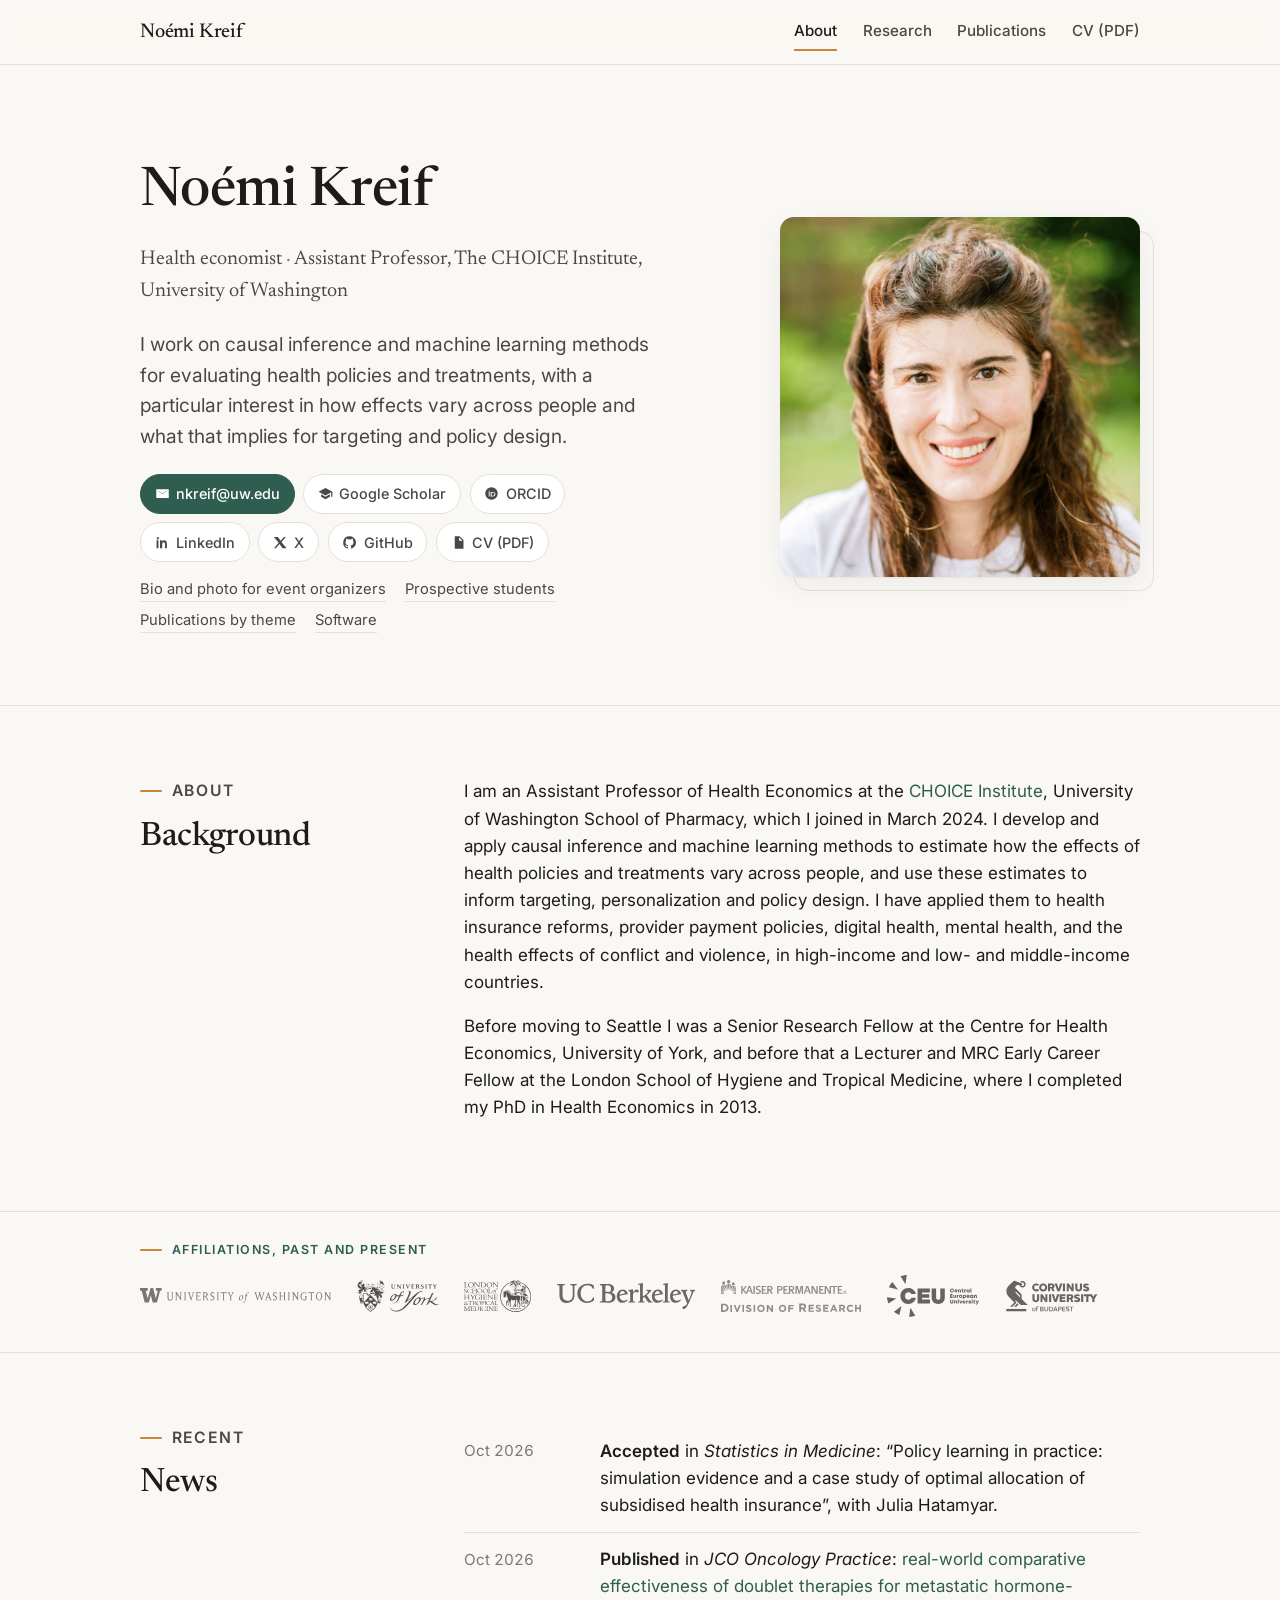
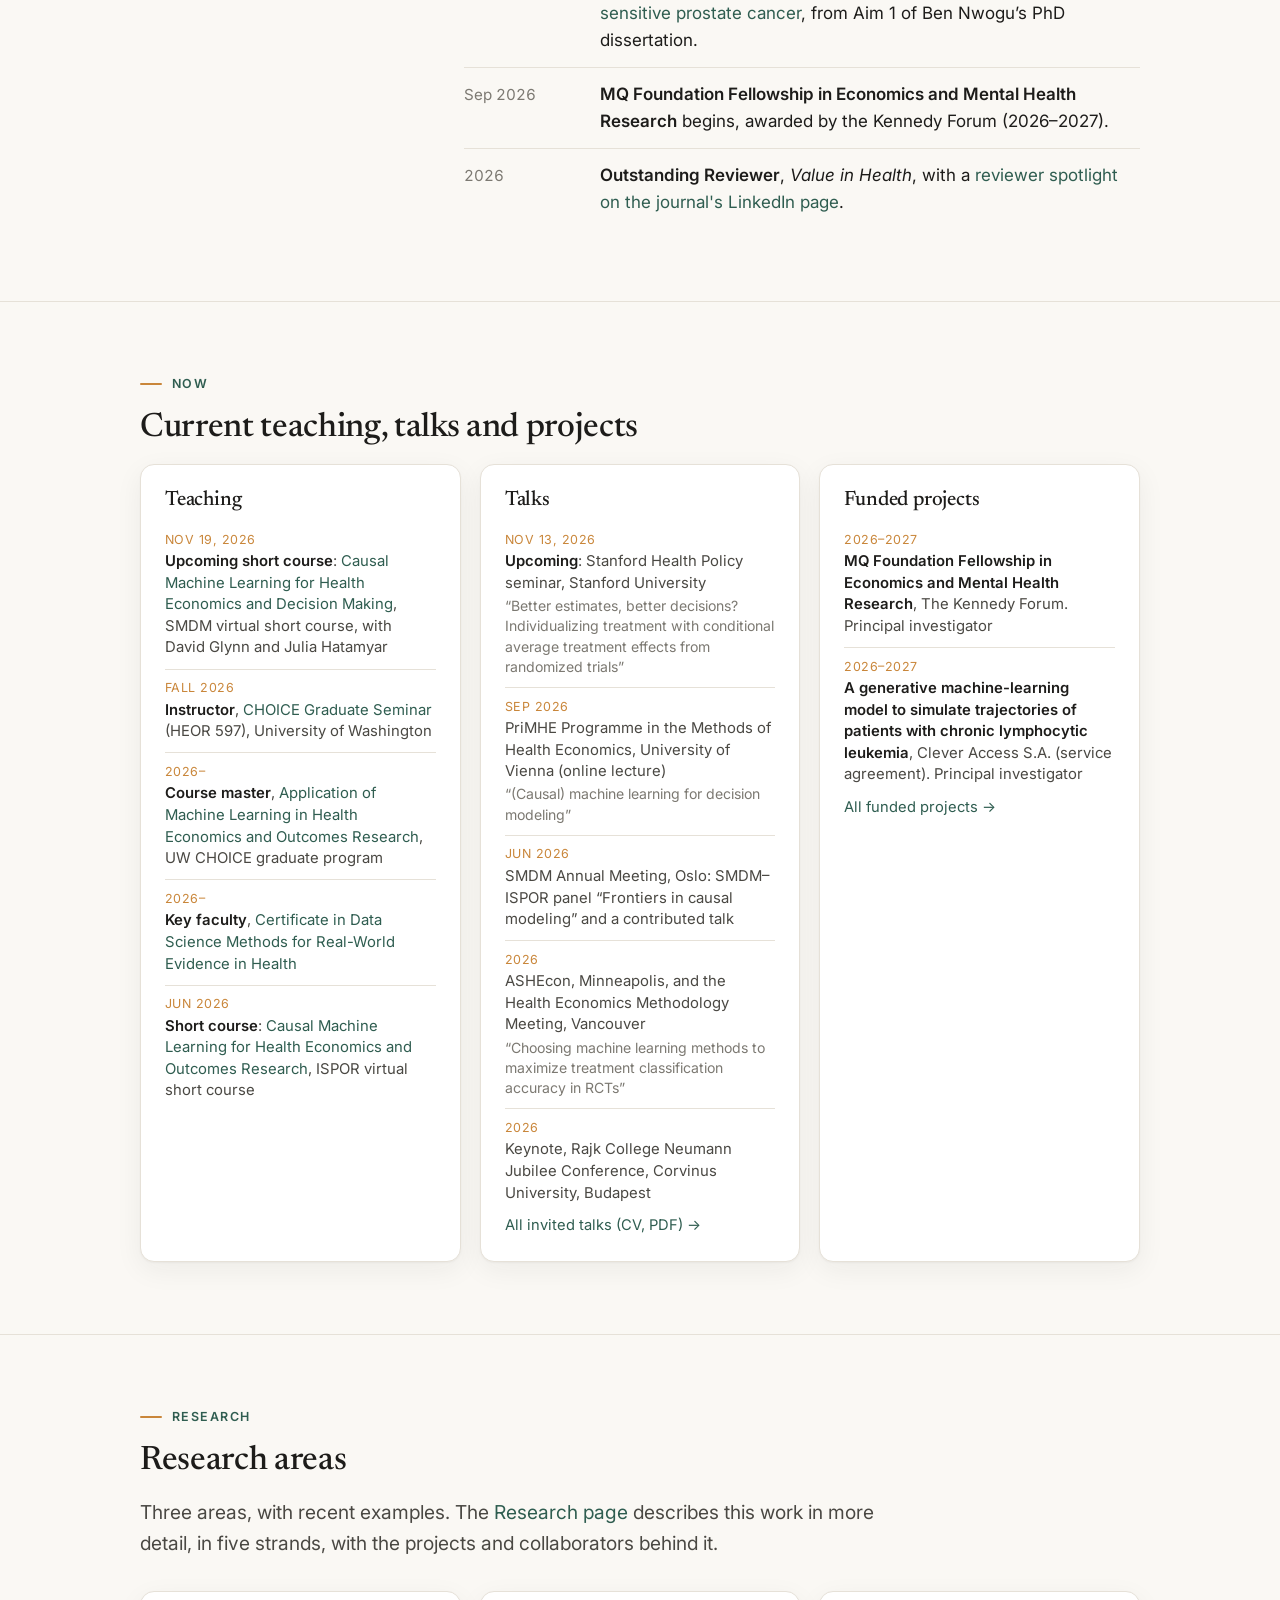
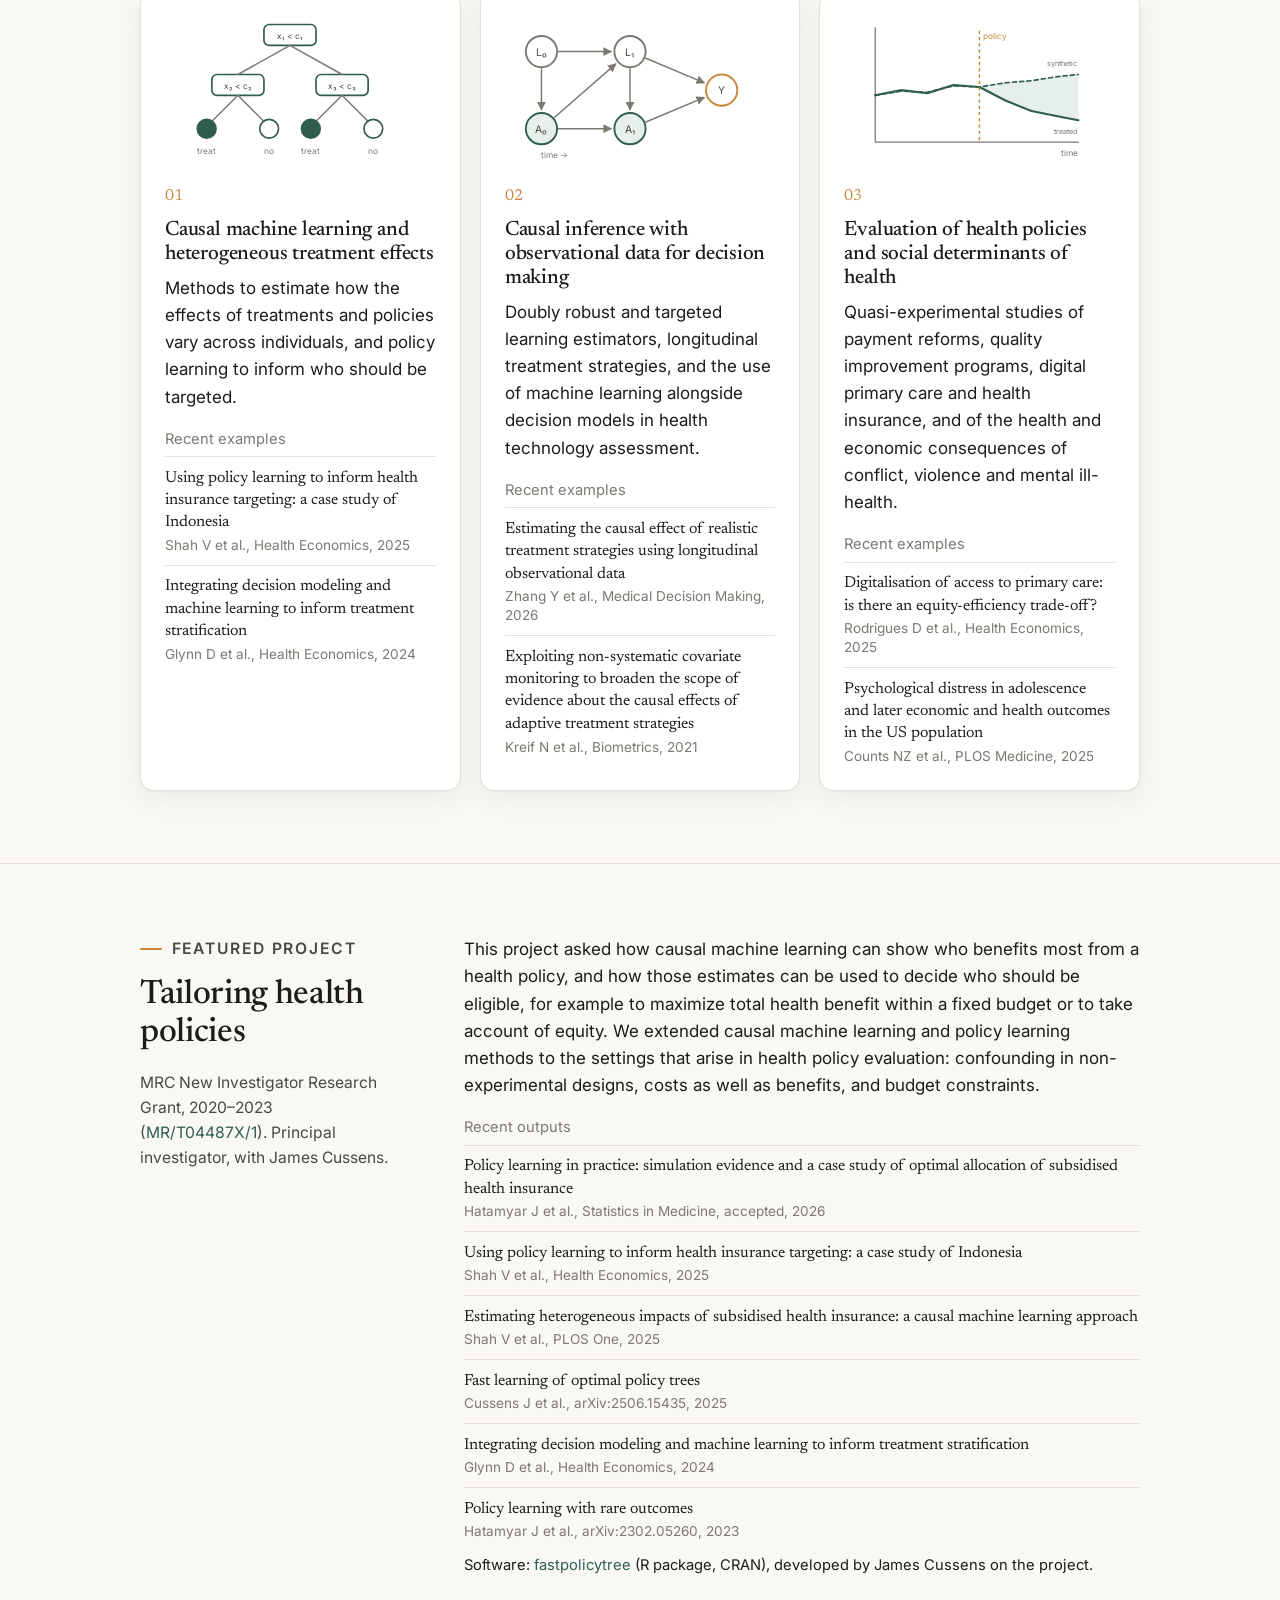
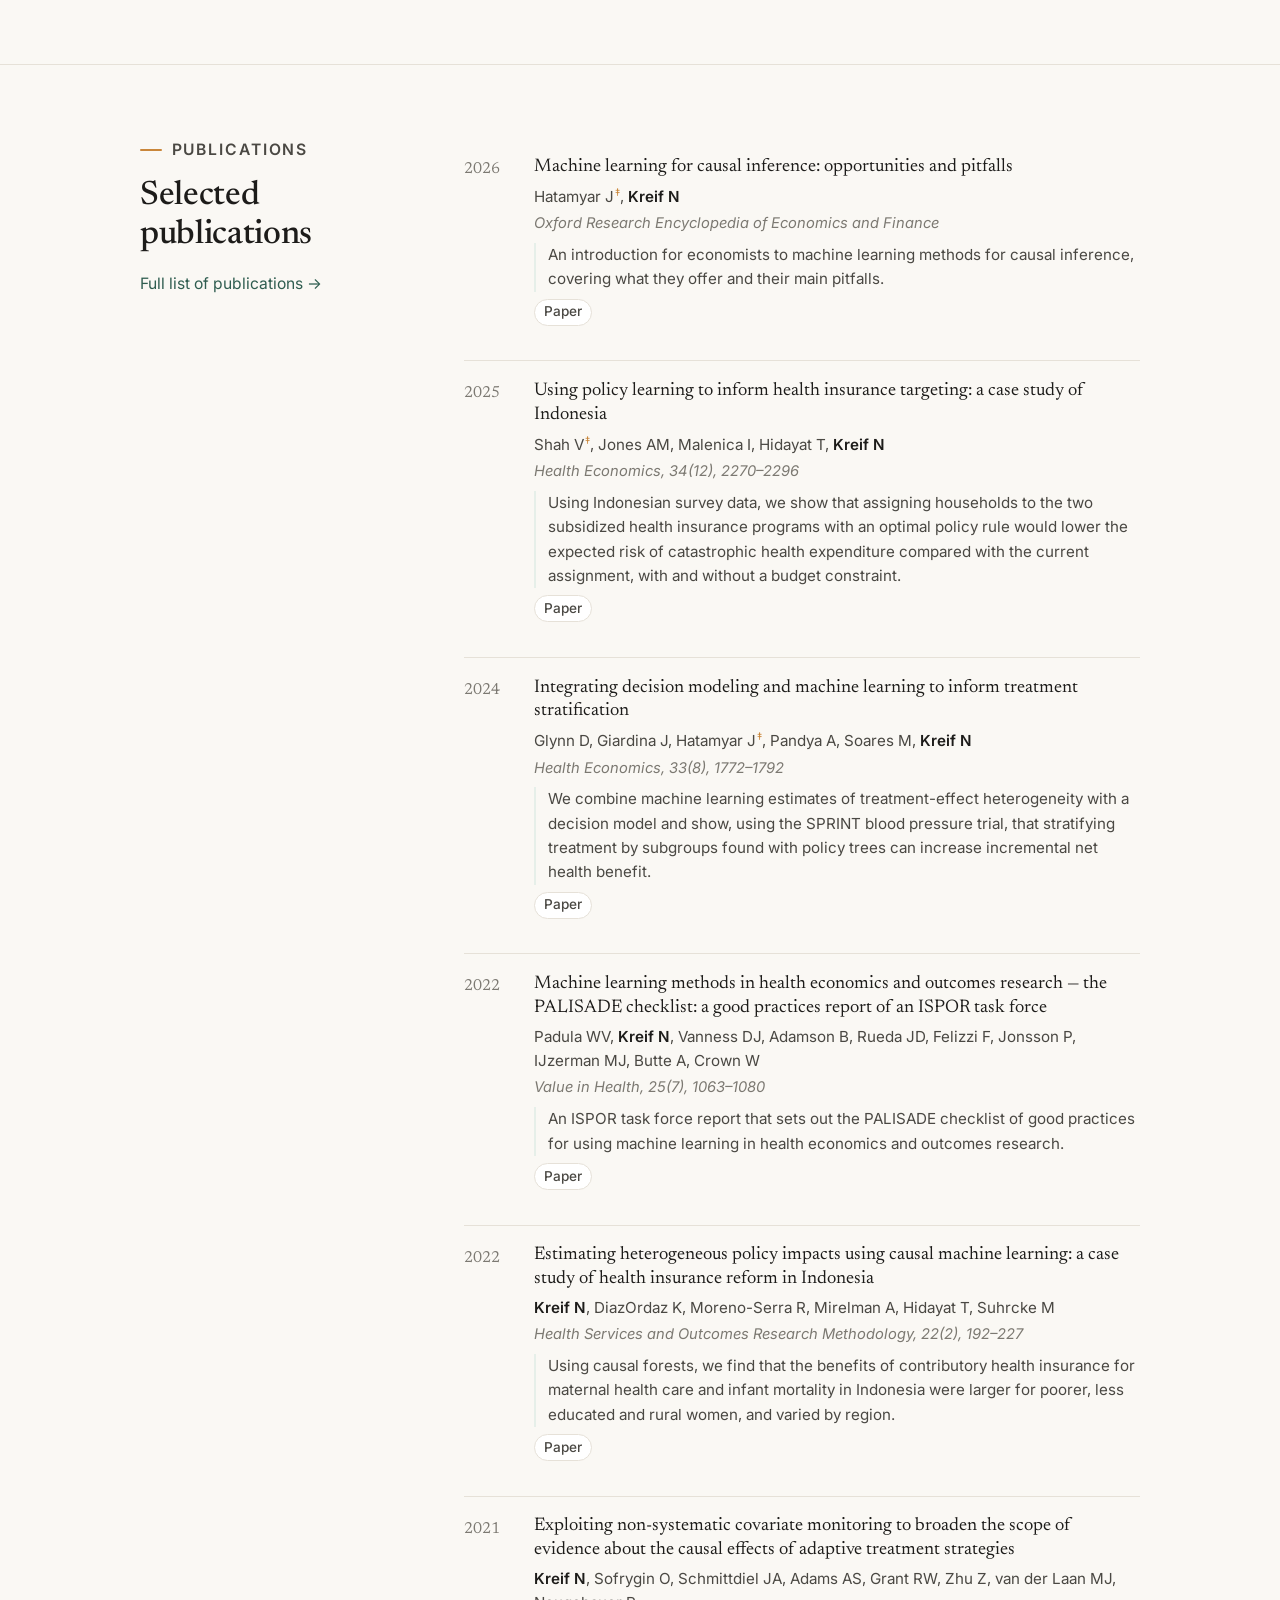
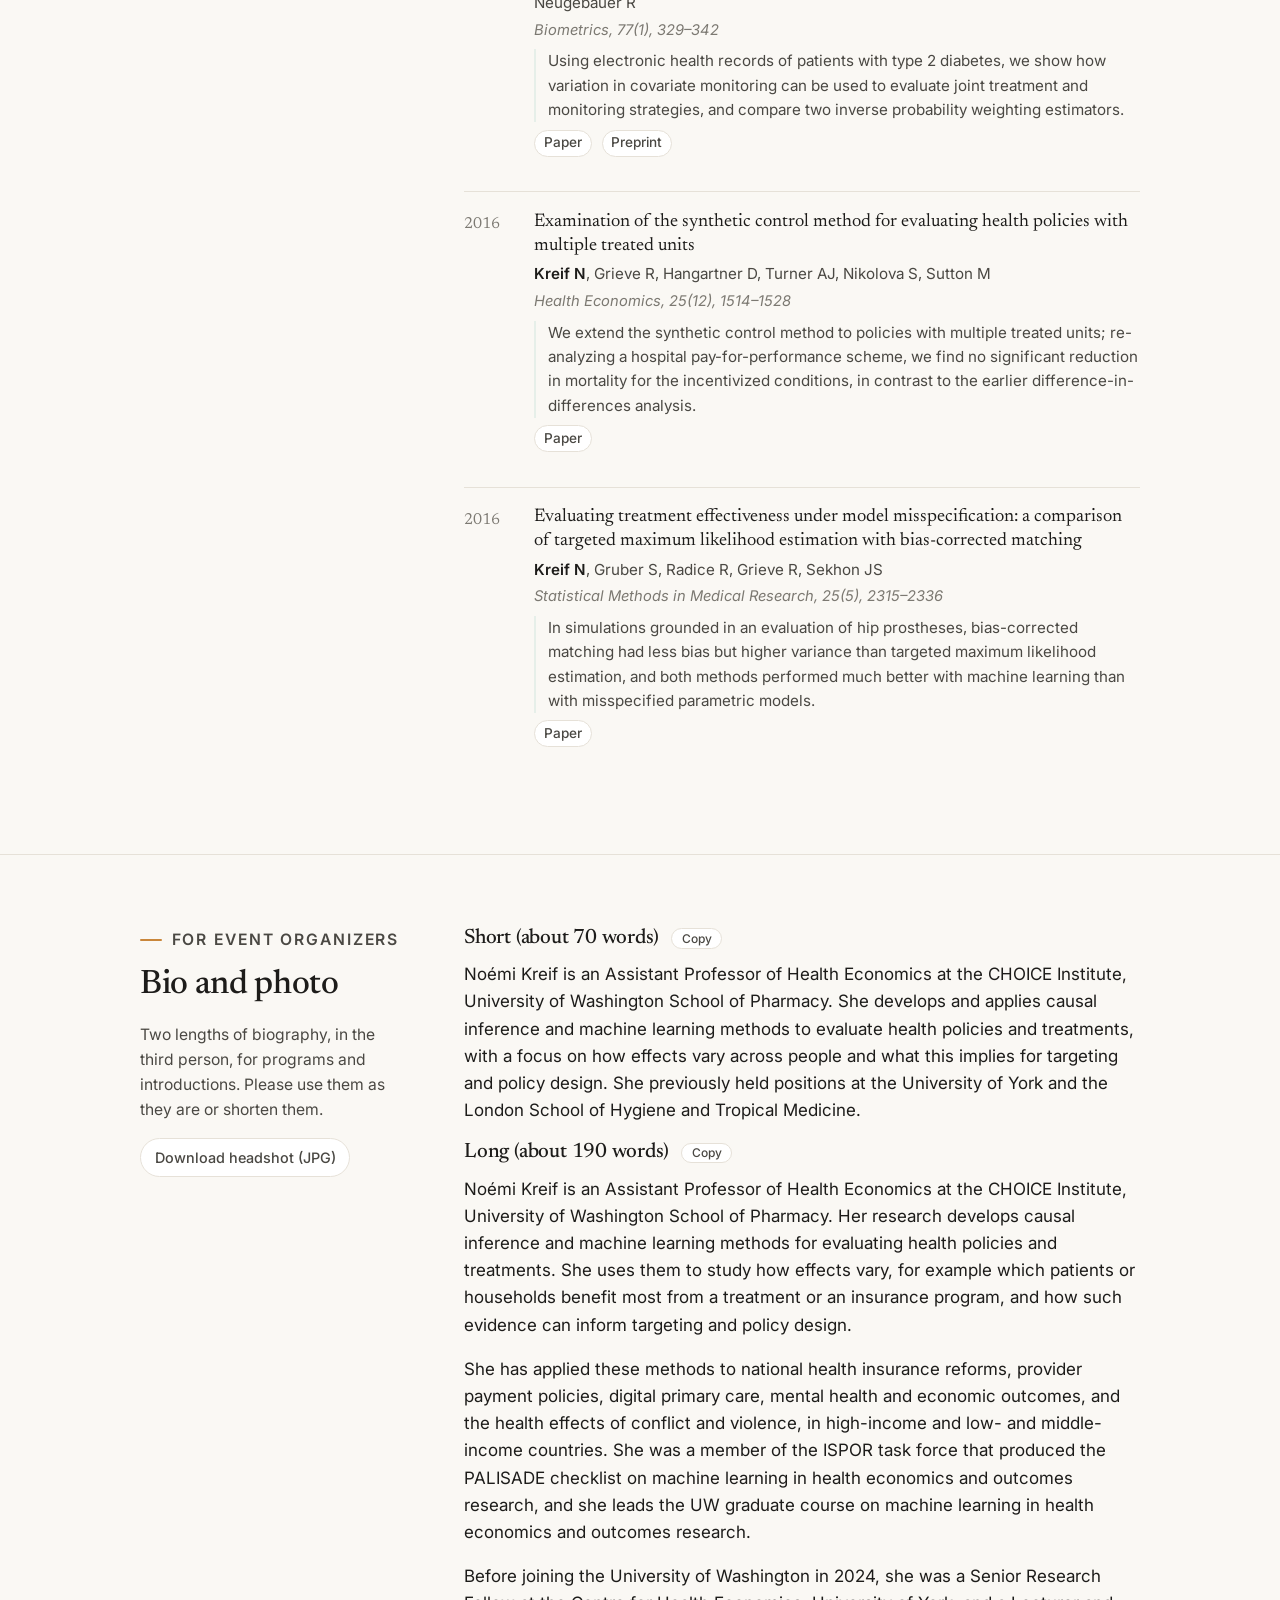
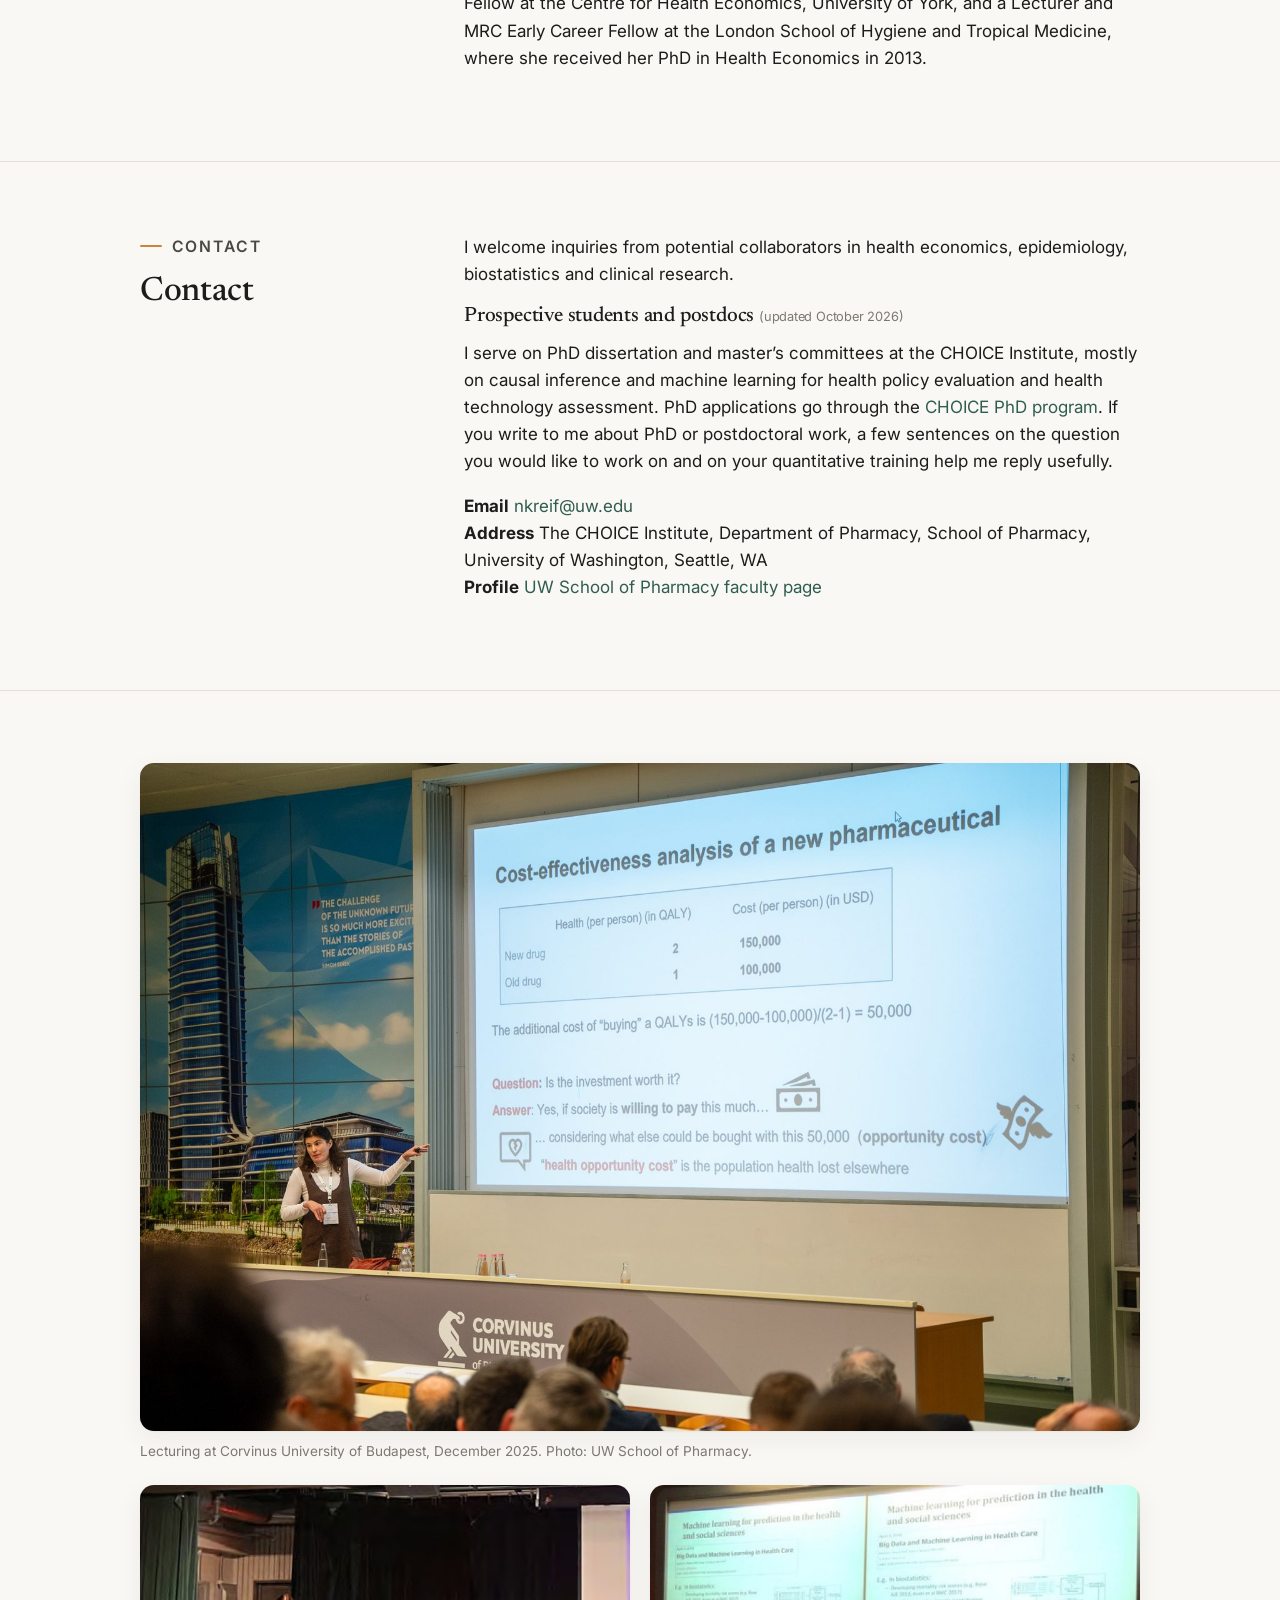
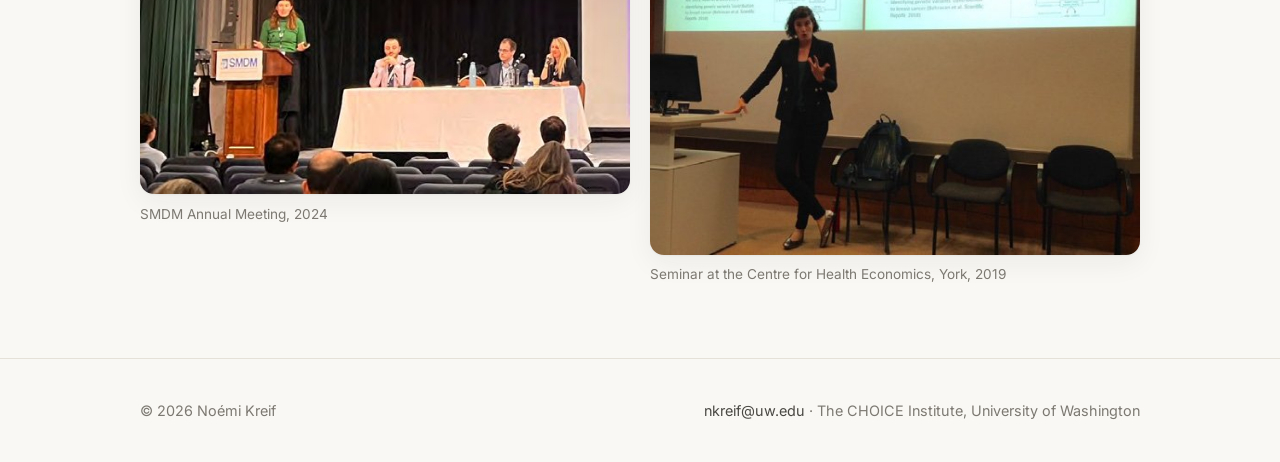
<file: index.html>
<!DOCTYPE html>
<html lang="en">
<head>
  <meta charset="utf-8">
  <meta name="viewport" content="width=device-width, initial-scale=1">
  <title>Noémi Kreif · Health economist</title>
  <meta name="google-site-verification" content="GFVtWBBUC3ZWAsbKDvtmfAUTbQePlUIQ2jt1FO-wrAI">
  <meta name="description" content="Noémi Kreif is a health economist at the CHOICE Institute, University of Washington, working on causal inference, causal machine learning and heterogeneous treatment effects for health policy evaluation.">
  <meta property="og:title" content="Noémi Kreif · Health economist">
  <meta property="og:description" content="Causal inference and machine learning for health policy evaluation. Assistant Professor, The CHOICE Institute, University of Washington.">
  <meta property="og:image" content="https://nkreif.github.io/assets/headshot.jpg">
  <meta property="og:type" content="profile">
  <link rel="icon" href="assets/favicon.svg" type="image/svg+xml">
  <link rel="preconnect" href="https://fonts.googleapis.com">
  <link rel="preconnect" href="https://fonts.gstatic.com" crossorigin>
  <link href="https://fonts.googleapis.com/css2?family=Inter:wght@400;500;600&family=Newsreader:ital,opsz,wght@0,6..72,400;0,6..72,500;1,6..72,400&display=swap" rel="stylesheet">
  <link rel="stylesheet" href="assets/style.css">
</head>
<body>

<header class="site-header">
  <div class="wrap">
    <a class="brand" href="index.html">Noémi Kreif</a>
    <nav class="nav" aria-label="Main">
      <a href="index.html" aria-current="page">About</a>
      <a href="research.html">Research</a>
      <a href="publications.html">Publications</a>
      <a href="assets/Kreif_CV.pdf" target="_blank" rel="noopener">CV (PDF)</a>
    </nav>
  </div>
</header>

<main>
  <!-- Hero ---------------------------------------------------------------->
  <section class="hero">
    <div class="wrap">
      <div>
        <h1>Noémi Kreif</h1>
        <p class="title">Health economist <span>·</span> Assistant Professor, The CHOICE Institute, University&nbsp;of&nbsp;Washington</p>
        <p class="lede">I work on causal inference and machine learning methods for evaluating health policies and treatments, with a particular interest in how effects vary across people and what that implies for targeting and policy design.</p>
        <div class="links">
          <a class="pill primary" href="mailto:nkreif@uw.edu">
            <svg viewBox="0 0 24 24" aria-hidden="true"><path d="M2 5h20v14H2zM4 7v.6l8 5 8-5V7l-8 5z"/></svg>
            nkreif@uw.edu
          </a>
          <a class="pill" href="https://scholar.google.com/citations?user=L7MMYvwAAAAJ" target="_blank" rel="noopener">
            <svg viewBox="0 0 24 24" aria-hidden="true"><path d="M12 3 1 9l11 6 9-4.9V17h2V9zM5 13.2V17l7 4 7-4v-3.8l-7 3.8z"/></svg>
            Google Scholar
          </a>
          <a class="pill" href="https://orcid.org/0000-0001-9008-5690" target="_blank" rel="noopener">
            <svg viewBox="0 0 24 24" aria-hidden="true"><path d="M12 2a10 10 0 1 0 0 20 10 10 0 0 0 0-20zM8.3 7.1a.9.9 0 1 1 0 1.8.9.9 0 0 1 0-1.8zM7.6 9.6h1.5v7.3H7.6zm3.1 0h3.2c3 0 4.4 2.2 4.4 3.7 0 1.9-1.5 3.6-4.4 3.6h-3.2zm1.5 1.3v4.6h1.6c2.2 0 2.9-1.4 2.9-2.3 0-1.2-.8-2.3-2.9-2.3z"/></svg>
            ORCID
          </a>
          <a class="pill" href="https://www.linkedin.com/in/noemi-kreif-9356311a/" target="_blank" rel="noopener">
            <svg viewBox="0 0 24 24" aria-hidden="true"><path d="M4 3.5A1.8 1.8 0 1 1 4 7a1.8 1.8 0 0 1 0-3.5zM2.5 8.5h3V21h-3zm5.5 0h2.9v1.7c.4-.8 1.5-2 3.6-2 3.8 0 4.5 2.5 4.5 5.8V21h-3v-6.2c0-1.5 0-3.4-2.1-3.4s-2.4 1.6-2.4 3.3V21H8z"/></svg>
            LinkedIn
          </a>
          <a class="pill" href="https://x.com/nkreif" target="_blank" rel="noopener">
            <svg viewBox="0 0 24 24" aria-hidden="true"><path d="M17.5 3h3l-7 8 8.2 10h-6.4l-5-6.6L4.6 21h-3l7.5-8.6L1.3 3h6.5l4.5 6z"/></svg>
            X
          </a>
          <a class="pill" href="https://github.com/nkreif" target="_blank" rel="noopener">
            <svg viewBox="0 0 24 24" aria-hidden="true"><path d="M12 2a10 10 0 0 0-3.2 19.5c.5.1.7-.2.7-.5v-1.8c-2.8.6-3.4-1.2-3.4-1.2-.4-1.1-1.1-1.5-1.1-1.5-.9-.6.1-.6.1-.6 1 .1 1.5 1 1.5 1 .9 1.6 2.4 1.1 3 .9.1-.7.3-1.1.6-1.4-2.2-.3-4.6-1.1-4.6-5 0-1.1.4-2 1-2.7-.1-.3-.4-1.3.1-2.7 0 0 .8-.3 2.8 1a9.5 9.5 0 0 1 5 0c1.9-1.3 2.8-1 2.8-1 .5 1.4.2 2.4.1 2.7.6.7 1 1.6 1 2.7 0 3.9-2.4 4.7-4.6 5 .4.3.7.9.7 1.9v2.8c0 .3.2.6.7.5A10 10 0 0 0 12 2z"/></svg>
            GitHub
          </a>
          <a class="pill" href="assets/Kreif_CV.pdf" target="_blank" rel="noopener">
            <svg viewBox="0 0 24 24" aria-hidden="true"><path d="M6 2h8l6 6v14H6zm7 1.5V9h5.5zM8 12h8v1.5H8zm0 3h8v1.5H8zm0 3h5v1.5H8z"/></svg>
            CV (PDF)
          </a>
        </div>
        <p class="quick-links">
          <a href="#bio">Bio and photo for event organizers</a>
          <a href="#students">Prospective students</a>
          <a href="publications.html#by-theme">Publications by theme</a>
          <a href="research.html#software">Software</a>
        </p>
      </div>
      <div class="portrait">
        <img src="assets/headshot.jpg" alt="Portrait of Noémi Kreif" width="900" height="900">
      </div>
    </div>
  </section>

  <!-- About --------------------------------------------------------------->
  <section id="about">
    <div class="wrap split">
      <div class="side">
        <p class="eyebrow">About</p>
        <h2>Background</h2>
      </div>
      <div class="prose">
        <p>I am an Assistant Professor of Health Economics at the <a href="https://sop.washington.edu/choice/" target="_blank" rel="noopener">CHOICE Institute</a>, University of Washington School of Pharmacy, which I joined in March 2024. I develop and apply causal inference and machine learning methods to estimate how the effects of health policies and treatments vary across people, and use these estimates to inform targeting, personalization and policy design. I have applied them to health insurance reforms, provider payment policies, digital health, mental health, and the health effects of conflict and violence, in high-income and low- and middle-income countries.</p>
        <p>Before moving to Seattle I was a Senior Research Fellow at the Centre for Health Economics, University of York, and before that a Lecturer and MRC Early Career Fellow at the London School of Hygiene and Tropical Medicine, where I completed my PhD in Health Economics in 2013.</p>
      </div>
    </div>
  </section>

  <!-- Affiliations --------------------------------------------------------->
  <section id="affiliations" class="slim">
    <div class="wrap">
      <p class="eyebrow">Affiliations, past and present</p>
      <ul class="logos" aria-label="Institutions">
        <li><img src="assets/logos/uw.svg" alt="University of Washington" class="logo-uw"></li>
        <li><img src="assets/logos/york.svg" alt="University of York"></li>
        <li><img src="assets/logos/lshtm.svg" alt="London School of Hygiene and Tropical Medicine"></li>
        <li><img src="assets/logos/berkeley.svg" alt="University of California, Berkeley" class="logo-berkeley"></li>
        <li><img src="assets/logos/kaiser.svg" alt="Kaiser Permanente Division of Research"></li>
        <li><img src="assets/logos/ceu.svg" alt="Central European University" class="logo-ceu"></li>
        <li><img src="assets/logos/corvinus.svg" alt="Corvinus University of Budapest"></li>
      </ul>
    </div>
  </section>

  <!-- Recent -------------------------------------------------------------->
  <section id="news">
    <div class="wrap split">
      <div class="side">
        <p class="eyebrow">Recent</p>
        <h2>News</h2>
      </div>
      <ul class="timeline">
        <li><span class="when">Oct 2026</span><p class="what"><b>Accepted</b> in <i>Statistics in Medicine</i>: “Policy learning in practice: simulation evidence and a case study of optimal allocation of subsidised health insurance”, with Julia Hatamyar.</p></li>
        <li><span class="when">Oct 2026</span><p class="what"><b>Published</b> in <i>JCO Oncology Practice</i>: <a href="https://doi.org/10.1200/OP-26-00493" target="_blank" rel="noopener">real-world comparative effectiveness of doublet therapies for metastatic hormone-sensitive prostate cancer</a>, from Aim 1 of Ben Nwogu’s PhD dissertation.</p></li>
        <li><span class="when">Sep 2026</span><p class="what"><b>MQ Foundation Fellowship in Economics and Mental Health Research</b> begins, awarded by the Kennedy Forum (2026–2027).</p></li>
        <li><span class="when">2026</span><p class="what"><b>Outstanding Reviewer</b>, <i>Value in Health</i>, with a <a href="https://www.linkedin.com/showcase/value-in-health/" target="_blank" rel="noopener">reviewer spotlight on the journal's LinkedIn page</a>.</p></li>
      </ul>
    </div>
  </section>

  <!-- Now: current teaching, talks and funding --------------------------->
  <section id="now">
    <div class="wrap">
      <p class="eyebrow">Now</p>
      <h2>Current teaching, talks and projects</h2>
      <div class="grid cols-3 now-grid">
        <article class="card">
          <h3>Teaching</h3>
          <ul class="now-list">
            <li><span class="when">Nov 19, 2026</span><b>Upcoming short course</b>: <a href="https://smdm.org/civicrm/event/info/?reset=1&amp;id=240" target="_blank" rel="noopener">Causal Machine Learning for Health Economics and Decision Making</a>, SMDM virtual short course, with David Glynn and Julia Hatamyar</li>
            <li><span class="when">Fall 2026</span><b>Instructor</b>, <a href="https://sop.washington.edu/choice/seminars-events/choice-graduate-seminar/" target="_blank" rel="noopener">CHOICE Graduate Seminar</a> (HEOR 597), University of Washington</li>
            <li><span class="when">2026&ndash;</span><b>Course master</b>, <a href="https://www.washington.edu/students/crscat/heor.html" target="_blank" rel="noopener">Application of Machine Learning in Health Economics and Outcomes Research</a>, UW CHOICE graduate program</li>
            <li><span class="when">2026&ndash;</span><b>Key faculty</b>, <a href="https://sop.washington.edu/choice/graduate-education-training-programs/certificate-in-data-science-methods-for-real-world-evidence-in-health/" target="_blank" rel="noopener">Certificate in Data Science Methods for Real-World Evidence in Health</a></li>
            <li><span class="when">Jun 2026</span><b>Short course</b>: <a href="https://www.ispor.org/conferences-education/event/2026/06/10/default-calendar/june-10-11--causal-machine-learning-for-health-economics-and-outcomes-research---virtual" target="_blank" rel="noopener">Causal Machine Learning for Health Economics and Outcomes Research</a>, ISPOR virtual short course</li>
          </ul>
        </article>
        <article class="card">
          <h3>Talks</h3>
          <ul class="now-list">
            <li><span class="when">Nov 13, 2026</span><b>Upcoming</b>: Stanford Health Policy seminar, Stanford University<span class="org">&ldquo;Better estimates, better decisions? Individualizing treatment with conditional average treatment effects from randomized trials&rdquo;</span></li>
            <li><span class="when">Sep 2026</span>PriMHE Programme in the Methods of Health Economics, University of Vienna (online lecture)<span class="org">&ldquo;(Causal) machine learning for decision modeling&rdquo;</span></li>
            <li><span class="when">Jun 2026</span>SMDM Annual Meeting, Oslo: SMDM&ndash;ISPOR panel &ldquo;Frontiers in causal modeling&rdquo; and a contributed talk</li>
            <li><span class="when">2026</span>ASHEcon, Minneapolis, and the Health Economics Methodology Meeting, Vancouver<span class="org">&ldquo;Choosing machine learning methods to maximize treatment classification accuracy in RCTs&rdquo;</span></li>
            <li><span class="when">2026</span>Keynote, Rajk College Neumann Jubilee Conference, Corvinus University, Budapest</li>
          </ul>
          <p class="small"><a href="assets/Kreif_CV.pdf" target="_blank" rel="noopener">All invited talks (CV, PDF) &rarr;</a></p>
        </article>
        <article class="card">
          <h3>Funded projects</h3>
          <ul class="now-list">
            <li><span class="when">2026&ndash;2027</span><b>MQ Foundation Fellowship in Economics and Mental Health Research</b>, The Kennedy Forum. Principal investigator</li>
            <li><span class="when">2026&ndash;2027</span><b>A generative machine-learning model to simulate trajectories of patients with chronic lymphocytic leukemia</b>, Clever Access S.A. (service agreement). Principal investigator</li>
          </ul>
          <p class="small"><a href="research.html#funded-projects">All funded projects &rarr;</a></p>
        </article>
      </div>
    </div>
  </section>

  <!-- Research areas ------------------------------------------------------>
  <section id="research">
    <div class="wrap">
      <p class="eyebrow">Research</p>
      <h2>Research areas</h2>
      <p class="lede" style="margin-bottom:2rem;">Three areas, with recent examples. The <a href="research.html">Research page</a> describes this work in more detail, in five strands, with the projects and collaborators behind it.</p>
      <div class="grid cols-3">
        <article class="card">
          <svg class="sketch" viewBox="0 0 240 150" role="img" aria-label="Sketch of a policy tree assigning treatment by subgroup" xmlns="http://www.w3.org/2000/svg"><rect x="95" y="12" width="50" height="20" rx="5" fill="var(--bg-elev)" stroke="var(--accent)" stroke-width="1.6"/><rect x="45" y="60" width="50" height="20" rx="5" fill="var(--bg-elev)" stroke="var(--accent)" stroke-width="1.6"/><rect x="145" y="60" width="50" height="20" rx="5" fill="var(--bg-elev)" stroke="var(--accent)" stroke-width="1.6"/><path d="M120 32 L70 60 M120 32 L170 60 M70 80 L40 110 M70 80 L100 110 M170 80 L140 110 M170 80 L200 110" stroke="var(--ink-3)" stroke-width="1.4" fill="none" stroke-linecap="round" stroke-linejoin="round"/><circle cx="40" cy="112" r="9" fill="var(--accent)" stroke="var(--accent)" stroke-width="1.6"/><text x="40" y="136" text-anchor="middle" font-size="8" font-family="Inter, system-ui, sans-serif" fill="var(--ink-3)" >treat</text><circle cx="100" cy="112" r="9" fill="var(--bg-elev)" stroke="var(--accent)" stroke-width="1.6"/><text x="100" y="136" text-anchor="middle" font-size="8" font-family="Inter, system-ui, sans-serif" fill="var(--ink-3)" >no</text><circle cx="140" cy="112" r="9" fill="var(--accent)" stroke="var(--accent)" stroke-width="1.6"/><text x="140" y="136" text-anchor="middle" font-size="8" font-family="Inter, system-ui, sans-serif" fill="var(--ink-3)" >treat</text><circle cx="200" cy="112" r="9" fill="var(--bg-elev)" stroke="var(--accent)" stroke-width="1.6"/><text x="200" y="136" text-anchor="middle" font-size="8" font-family="Inter, system-ui, sans-serif" fill="var(--ink-3)" >no</text><text x="120" y="26" text-anchor="middle" font-size="8" font-family="Inter, system-ui, sans-serif" fill="var(--ink-2)" >x&#8321; &lt; c&#8321;</text><text x="70" y="74" text-anchor="middle" font-size="8" font-family="Inter, system-ui, sans-serif" fill="var(--ink-2)" >x&#8322; &lt; c&#8322;</text><text x="170" y="74" text-anchor="middle" font-size="8" font-family="Inter, system-ui, sans-serif" fill="var(--ink-2)" >x&#8323; &lt; c&#8323;</text></svg>
          <span class="num">01</span>
          <h3>Causal machine learning and heterogeneous treatment effects</h3>
          <p>Methods to estimate how the effects of treatments and policies vary across individuals, and policy learning to inform who should be targeted.</p>
          <p class="small muted examples-label">Recent examples</p>
<!-- pubs:home1:compact:start -->
<ul class="examples">
<li><a href="https://doi.org/10.1002/hec.70031" target="_blank" rel="noopener">Using policy learning to inform health insurance targeting: a case study of Indonesia</a><span class="cite">Shah V et al., Health Economics, 2025</span></li>
<li><a href="https://doi.org/10.1002/hec.4834" target="_blank" rel="noopener">Integrating decision modeling and machine learning to inform treatment stratification</a><span class="cite">Glynn D et al., Health Economics, 2024</span></li>
</ul>
<!-- pubs:home1:compact:end -->
        </article>
        <article class="card">
          <svg class="sketch" viewBox="0 0 240 150" role="img" aria-label="Sketch of a causal diagram with time-varying treatment and confounders" xmlns="http://www.w3.org/2000/svg"><defs><marker id="ah-dag" viewBox="0 0 10 10" refX="9" refY="5" markerWidth="6" markerHeight="6" orient="auto-start-reverse"><path d="M0 0 L10 5 L0 10 z" fill="var(--ink-3)"/></marker></defs><line x1="35.0" y1="54.0" x2="35.0" y2="94.0" stroke="var(--ink-3)" stroke-width="1.4" marker-end="url(#ah-dag)"/><line x1="51.0" y1="38.0" x2="102.0" y2="38.0" stroke="var(--ink-3)" stroke-width="1.4" marker-end="url(#ah-dag)"/><line x1="47.1" y1="101.5" x2="106.4" y2="49.8" stroke="var(--ink-3)" stroke-width="1.4" marker-end="url(#ah-dag)"/><line x1="120.0" y1="54.0" x2="120.0" y2="94.0" stroke="var(--ink-3)" stroke-width="1.4" marker-end="url(#ah-dag)"/><line x1="51.0" y1="112.0" x2="102.0" y2="112.0" stroke="var(--ink-3)" stroke-width="1.4" marker-end="url(#ah-dag)"/><line x1="134.7" y1="105.8" x2="191.4" y2="82.0" stroke="var(--ink-3)" stroke-width="1.4" marker-end="url(#ah-dag)"/><line x1="134.7" y1="44.2" x2="191.4" y2="68.0" stroke="var(--ink-3)" stroke-width="1.4" marker-end="url(#ah-dag)"/><circle cx="35" cy="38" r="15" fill="var(--bg-elev)" stroke="var(--ink-3)" stroke-width="1.8"/><text x="35" y="42" text-anchor="middle" font-size="10" font-family="Inter, system-ui, sans-serif" fill="var(--ink-2)" >L&#8320;</text><circle cx="35" cy="112" r="15" fill="var(--accent-soft)" stroke="var(--accent)" stroke-width="1.8"/><text x="35" y="116" text-anchor="middle" font-size="10" font-family="Inter, system-ui, sans-serif" fill="var(--ink-2)" >A&#8320;</text><circle cx="120" cy="38" r="15" fill="var(--bg-elev)" stroke="var(--ink-3)" stroke-width="1.8"/><text x="120" y="42" text-anchor="middle" font-size="10" font-family="Inter, system-ui, sans-serif" fill="var(--ink-2)" >L&#8321;</text><circle cx="120" cy="112" r="15" fill="var(--accent-soft)" stroke="var(--accent)" stroke-width="1.8"/><text x="120" y="116" text-anchor="middle" font-size="10" font-family="Inter, system-ui, sans-serif" fill="var(--ink-2)" >A&#8321;</text><circle cx="208" cy="75" r="15" fill="var(--bg-elev)" stroke="var(--highlight)" stroke-width="1.8"/><text x="208" y="79" text-anchor="middle" font-size="10" font-family="Inter, system-ui, sans-serif" fill="var(--ink-2)" >Y</text><text x="35" y="140" text-anchor="start" font-size="8" font-family="Inter, system-ui, sans-serif" fill="var(--ink-3)" >time &#8594;</text></svg>
          <span class="num">02</span>
          <h3>Causal inference with observational data for decision making</h3>
          <p>Doubly robust and targeted learning estimators, longitudinal treatment strategies, and the use of machine learning alongside decision models in health technology assessment.</p>
          <p class="small muted examples-label">Recent examples</p>
<!-- pubs:home2:compact:start -->
<ul class="examples">
<li><a href="https://doi.org/10.1177/0272989x251379819" target="_blank" rel="noopener">Estimating the causal effect of realistic treatment strategies using longitudinal observational data</a><span class="cite">Zhang Y et al., Medical Decision Making, 2026</span></li>
<li><a href="https://doi.org/10.1111/biom.13271" target="_blank" rel="noopener">Exploiting non-systematic covariate monitoring to broaden the scope of evidence about the causal effects of adaptive treatment strategies</a><span class="cite">Kreif N et al., Biometrics, 2021</span></li>
</ul>
<!-- pubs:home2:compact:end -->
        </article>
        <article class="card">
          <svg class="sketch" viewBox="0 0 240 150" role="img" aria-label="Sketch of a synthetic control comparison before and after a policy" xmlns="http://www.w3.org/2000/svg"><path d="M30 15 L30 125 L225 125" stroke="var(--ink-3)" stroke-width="1.2" fill="none" stroke-linecap="round" stroke-linejoin="round"/><polygon points="130,72 155,85 180,95 205,100 225,104 225,60 205,62 180,66 155,68 130,72" fill="var(--accent-soft)"/><polyline points="30,80 55,76 80,77 105,71 130,72 155,68 180,66 205,62 225,60" stroke="var(--accent)" stroke-width="1.6" stroke-dasharray="4 3" fill="none" stroke-linecap="round" stroke-linejoin="round"/><polyline points="30,80 55,75 80,78 105,70 130,72 155,85 180,95 205,100 225,104" stroke="var(--accent)" stroke-width="2" fill="none" stroke-linecap="round" stroke-linejoin="round"/><line x1="130" y1="18" x2="130" y2="125" stroke="var(--highlight)" stroke-width="1.4" stroke-dasharray="3 3"/><text x="133" y="26" text-anchor="start" font-size="8" font-family="Inter, system-ui, sans-serif" fill="var(--highlight)" >policy</text><text x="224" y="52" text-anchor="end" font-size="7" font-family="Inter, system-ui, sans-serif" fill="var(--ink-3)" >synthetic</text><text x="224" y="117" text-anchor="end" font-size="7" font-family="Inter, system-ui, sans-serif" fill="var(--ink-3)" >treated</text><text x="225" y="138" text-anchor="end" font-size="8" font-family="Inter, system-ui, sans-serif" fill="var(--ink-3)" >time</text></svg>
          <span class="num">03</span>
          <h3>Evaluation of health policies and social determinants of health</h3>
          <p>Quasi-experimental studies of payment reforms, quality improvement programs, digital primary care and health insurance, and of the health and economic consequences of conflict, violence and mental ill-health.</p>
          <p class="small muted examples-label">Recent examples</p>
<!-- pubs:home3:compact:start -->
<ul class="examples">
<li><a href="https://doi.org/10.1002/hec.70014" target="_blank" rel="noopener">Digitalisation of access to primary care: is there an equity-efficiency trade-off?</a><span class="cite">Rodrigues D et al., Health Economics, 2025</span></li>
<li><a href="https://doi.org/10.1371/journal.pmed.1004506" target="_blank" rel="noopener">Psychological distress in adolescence and later economic and health outcomes in the US population</a><span class="cite">Counts NZ et al., PLOS Medicine, 2025</span></li>
</ul>
<!-- pubs:home3:compact:end -->
        </article>
      </div>
    </div>
  </section>

  <!-- Featured project: MRC Tailoring ---------------------------------------->
  <section id="tailoring">
    <div class="wrap split">
      <div class="side">
        <p class="eyebrow">Featured project</p>
        <h2>Tailoring health policies</h2>
        <p class="side-note">MRC New Investigator Research Grant, 2020&ndash;2023 (<a href="https://gtr.ukri.org/projects?ref=MR%2FT04487X%2F1" target="_blank" rel="noopener">MR/T04487X/1</a>). Principal investigator, with James Cussens.</p>
      </div>
      <div>
        <div class="prose">
          <p>This project asked how causal machine learning can show who benefits most from a health policy, and how those estimates can be used to decide who should be eligible, for example to maximize total health benefit within a fixed budget or to take account of equity. We extended causal machine learning and policy learning methods to the settings that arise in health policy evaluation: confounding in non-experimental designs, costs as well as benefits, and budget constraints.</p>
        </div>
        <p class="small muted examples-label">Recent outputs</p>
<!-- pubs:tailoring:compact:start -->
<ul class="examples">
<li><a href="publications.html" target="_blank" rel="noopener">Policy learning in practice: simulation evidence and a case study of optimal allocation of subsidised health insurance</a><span class="cite">Hatamyar J et al., Statistics in Medicine, accepted, 2026</span></li>
<li><a href="https://doi.org/10.1002/hec.70031" target="_blank" rel="noopener">Using policy learning to inform health insurance targeting: a case study of Indonesia</a><span class="cite">Shah V et al., Health Economics, 2025</span></li>
<li><a href="https://doi.org/10.1371/journal.pone.0315057" target="_blank" rel="noopener">Estimating heterogeneous impacts of subsidised health insurance: a causal machine learning approach</a><span class="cite">Shah V et al., PLOS One, 2025</span></li>
<li><a href="https://arxiv.org/abs/2506.15435" target="_blank" rel="noopener">Fast learning of optimal policy trees</a><span class="cite">Cussens J et al., arXiv:2506.15435, 2025</span></li>
<li><a href="https://doi.org/10.1002/hec.4834" target="_blank" rel="noopener">Integrating decision modeling and machine learning to inform treatment stratification</a><span class="cite">Glynn D et al., Health Economics, 2024</span></li>
<li><a href="https://arxiv.org/abs/2302.05260" target="_blank" rel="noopener">Policy learning with rare outcomes</a><span class="cite">Hatamyar J et al., arXiv:2302.05260, 2023</span></li>
</ul>
<!-- pubs:tailoring:compact:end -->
        <p class="small" style="margin-top:.8rem;">Software: <a href="https://cran.r-project.org/package=fastpolicytree" target="_blank" rel="noopener">fastpolicytree</a> (R package, CRAN), developed by James Cussens on the project.</p>
      </div>
    </div>
  </section>

  <!-- Photo ----------------------------------------------------------------->

  <!-- Selected publications ----------------------------------------------->
  <section id="publications">
    <div class="wrap split">
      <div class="side">
        <p class="eyebrow">Publications</p>
        <h2>Selected publications</h2>
        <p><a href="publications.html">Full list of publications →</a></p>
      </div>
      <div>
<!-- pubs:selected:full:start -->
<ul class="pub-list">
<li class="pub" data-topics="cml">
  <div class="year">2026</div>
  <div>
    <p class="ptitle"><a href="https://academic.oup.com/edited-volume/61801/chapter-abstract/568695652" target="_blank" rel="noopener">Machine learning for causal inference: opportunities and pitfalls</a></p>
    <p class="authors">Hatamyar J<sup class="trainee" title="Student or trainee co-author">‡</sup>, <b>Kreif N</b></p>
    <p class="venue">Oxford Research Encyclopedia of Economics and Finance</p>
    <p class="takeaway">An introduction for economists to machine learning methods for causal inference, covering what they offer and their main pitfalls.</p>
    <p class="pub-actions"><a href="https://academic.oup.com/edited-volume/61801/chapter-abstract/568695652" target="_blank" rel="noopener">Paper</a></p>
  </div>
</li>
<li class="pub" data-topics="cml gh">
  <div class="year">2025</div>
  <div>
    <p class="ptitle"><a href="https://doi.org/10.1002/hec.70031" target="_blank" rel="noopener">Using policy learning to inform health insurance targeting: a case study of Indonesia</a></p>
    <p class="authors">Shah V<sup class="trainee" title="Student or trainee co-author">‡</sup>, Jones AM, Malenica I, Hidayat T, <b>Kreif N</b></p>
    <p class="venue">Health Economics, 34(12), 2270–2296</p>
    <p class="takeaway">Using Indonesian survey data, we show that assigning households to the two subsidized health insurance programs with an optimal policy rule would lower the expected risk of catastrophic health expenditure compared with the current assignment, with and without a budget constraint.</p>
    <p class="pub-actions"><a href="https://doi.org/10.1002/hec.70031" target="_blank" rel="noopener">Paper</a></p>
  </div>
</li>
<li class="pub" data-topics="cml ci">
  <div class="year">2024</div>
  <div>
    <p class="ptitle"><a href="https://doi.org/10.1002/hec.4834" target="_blank" rel="noopener">Integrating decision modeling and machine learning to inform treatment stratification</a></p>
    <p class="authors">Glynn D, Giardina J, Hatamyar J<sup class="trainee" title="Student or trainee co-author">‡</sup>, Pandya A, Soares M, <b>Kreif N</b></p>
    <p class="venue">Health Economics, 33(8), 1772–1792</p>
    <p class="takeaway">We combine machine learning estimates of treatment-effect heterogeneity with a decision model and show, using the SPRINT blood pressure trial, that stratifying treatment by subgroups found with policy trees can increase incremental net health benefit.</p>
    <p class="pub-actions"><a href="https://doi.org/10.1002/hec.4834" target="_blank" rel="noopener">Paper</a></p>
  </div>
</li>
<li class="pub" data-topics="cml">
  <div class="year">2022</div>
  <div>
    <p class="ptitle"><a href="https://doi.org/10.1016/j.jval.2022.03.022" target="_blank" rel="noopener">Machine learning methods in health economics and outcomes research — the PALISADE checklist: a good practices report of an ISPOR task force</a></p>
    <p class="authors">Padula WV, <b>Kreif N</b>, Vanness DJ, Adamson B, Rueda JD, Felizzi F, Jonsson P, IJzerman MJ, Butte A, Crown W</p>
    <p class="venue">Value in Health, 25(7), 1063–1080</p>
    <p class="takeaway">An ISPOR task force report that sets out the PALISADE checklist of good practices for using machine learning in health economics and outcomes research.</p>
    <p class="pub-actions"><a href="https://doi.org/10.1016/j.jval.2022.03.022" target="_blank" rel="noopener">Paper</a></p>
  </div>
</li>
<li class="pub" data-topics="cml gh">
  <div class="year">2022</div>
  <div>
    <p class="ptitle"><a href="https://doi.org/10.1007/s10742-021-00259-3" target="_blank" rel="noopener">Estimating heterogeneous policy impacts using causal machine learning: a case study of health insurance reform in Indonesia</a></p>
    <p class="authors"><b>Kreif N</b>, DiazOrdaz K, Moreno-Serra R, Mirelman A, Hidayat T, Suhrcke M</p>
    <p class="venue">Health Services and Outcomes Research Methodology, 22(2), 192–227</p>
    <p class="takeaway">Using causal forests, we find that the benefits of contributory health insurance for maternal health care and infant mortality in Indonesia were larger for poorer, less educated and rural women, and varied by region.</p>
    <p class="pub-actions"><a href="https://doi.org/10.1007/s10742-021-00259-3" target="_blank" rel="noopener">Paper</a></p>
  </div>
</li>
<li class="pub" data-topics="ci">
  <div class="year">2021</div>
  <div>
    <p class="ptitle"><a href="https://doi.org/10.1111/biom.13271" target="_blank" rel="noopener">Exploiting non-systematic covariate monitoring to broaden the scope of evidence about the causal effects of adaptive treatment strategies</a></p>
    <p class="authors"><b>Kreif N</b>, Sofrygin O, Schmittdiel JA, Adams AS, Grant RW, Zhu Z, van der Laan MJ, Neugebauer R</p>
    <p class="venue">Biometrics, 77(1), 329–342</p>
    <p class="takeaway">Using electronic health records of patients with type 2 diabetes, we show how variation in covariate monitoring can be used to evaluate joint treatment and monitoring strategies, and compare two inverse probability weighting estimators.</p>
    <p class="pub-actions"><a href="https://doi.org/10.1111/biom.13271" target="_blank" rel="noopener">Paper</a> <a href="https://arxiv.org/abs/1806.11153" target="_blank" rel="noopener">Preprint</a></p>
  </div>
</li>
<li class="pub" data-topics="pe">
  <div class="year">2016</div>
  <div>
    <p class="ptitle"><a href="https://doi.org/10.1002/hec.3258" target="_blank" rel="noopener">Examination of the synthetic control method for evaluating health policies with multiple treated units</a></p>
    <p class="authors"><b>Kreif N</b>, Grieve R, Hangartner D, Turner AJ, Nikolova S, Sutton M</p>
    <p class="venue">Health Economics, 25(12), 1514–1528</p>
    <p class="takeaway">We extend the synthetic control method to policies with multiple treated units; re-analyzing a hospital pay-for-performance scheme, we find no significant reduction in mortality for the incentivized conditions, in contrast to the earlier difference-in-differences analysis.</p>
    <p class="pub-actions"><a href="https://doi.org/10.1002/hec.3258" target="_blank" rel="noopener">Paper</a></p>
  </div>
</li>
<li class="pub" data-topics="ci">
  <div class="year">2016</div>
  <div>
    <p class="ptitle"><a href="https://doi.org/10.1177/0962280214521341" target="_blank" rel="noopener">Evaluating treatment effectiveness under model misspecification: a comparison of targeted maximum likelihood estimation with bias-corrected matching</a></p>
    <p class="authors"><b>Kreif N</b>, Gruber S, Radice R, Grieve R, Sekhon JS</p>
    <p class="venue">Statistical Methods in Medical Research, 25(5), 2315–2336</p>
    <p class="takeaway">In simulations grounded in an evaluation of hip prostheses, bias-corrected matching had less bias but higher variance than targeted maximum likelihood estimation, and both methods performed much better with machine learning than with misspecified parametric models.</p>
    <p class="pub-actions"><a href="https://doi.org/10.1177/0962280214521341" target="_blank" rel="noopener">Paper</a></p>
  </div>
</li>
</ul>
<!-- pubs:selected:full:end -->
      </div>
    </div>
  </section>

  <section id="bio">
    <div class="wrap split">
      <div class="side">
        <p class="eyebrow">For event organizers</p>
        <h2>Bio and photo</h2>
        <p>Two lengths of biography, in the third person, for programs and introductions. Please use them as they are or shorten them.</p>
        <p><a class="pill" href="assets/headshot.jpg" download="Noemi_Kreif_headshot.jpg">Download headshot (JPG)</a></p>
      </div>
      <div class="prose">
        <h3>Short (about 70 words) <button type="button" class="copy" data-copy="bio-short">Copy</button></h3>
        <p id="bio-short">Noémi Kreif is an Assistant Professor of Health Economics at the CHOICE Institute, University of Washington School of Pharmacy. She develops and applies causal inference and machine learning methods to evaluate health policies and treatments, with a focus on how effects vary across people and what this implies for targeting and policy design. She previously held positions at the University of York and the London School of Hygiene and Tropical Medicine.</p>
        <h3>Long (about 190 words) <button type="button" class="copy" data-copy="bio-long">Copy</button></h3>
        <div id="bio-long">
          <p>Noémi Kreif is an Assistant Professor of Health Economics at the CHOICE Institute, University of Washington School of Pharmacy. Her research develops causal inference and machine learning methods for evaluating health policies and treatments. She uses them to study how effects vary, for example which patients or households benefit most from a treatment or an insurance program, and how such evidence can inform targeting and policy design.</p>
          <p>She has applied these methods to national health insurance reforms, provider payment policies, digital primary care, mental health and economic outcomes, and the health effects of conflict and violence, in high-income and low- and middle-income countries. She was a member of the ISPOR task force that produced the PALISADE checklist on machine learning in health economics and outcomes research, and she leads the UW graduate course on machine learning in health economics and outcomes research.</p>
          <p>Before joining the University of Washington in 2024, she was a Senior Research Fellow at the Centre for Health Economics, University of York, and a Lecturer and MRC Early Career Fellow at the London School of Hygiene and Tropical Medicine, where she received her PhD in Health Economics in 2013.</p>
        </div>
      </div>
    </div>
  </section>

  <!-- Contact ------------------------------------------------------------->
  <section id="contact">
    <div class="wrap split">
      <div class="side">
        <p class="eyebrow">Contact</p>
        <h2>Contact</h2>
      </div>
      <div class="prose">
        <p>I welcome inquiries from potential collaborators in health economics, epidemiology, biostatistics and clinical research.</p>
        <h3 id="students">Prospective students and postdocs <span class="dated">(updated October 2026)</span></h3>
        <p>I serve on PhD dissertation and master’s committees at the CHOICE Institute, mostly on causal inference and machine learning for health policy evaluation and health technology assessment. PhD applications go through the <a href="https://sop.washington.edu/choice/graduate-education-training-programs/phd-program/" target="_blank" rel="noopener">CHOICE PhD program</a>. If you write to me about PhD or postdoctoral work, a few sentences on the question you would like to work on and on your quantitative training help me reply usefully.</p>
        <p><b>Email</b> <a href="mailto:nkreif@uw.edu">nkreif@uw.edu</a><br>
           <b>Address</b> The CHOICE Institute, Department of Pharmacy, School of Pharmacy, University of Washington, Seattle, WA<br>
           <b>Profile</b> <a href="https://sop.washington.edu/people/noemi-kreif/" target="_blank" rel="noopener">UW School of Pharmacy faculty page</a></p>
      </div>
    </div>
  </section>

  <section class="photo-band" id="photos">
    <div class="wrap">
      <figure class="photo-wide">
        <img src="assets/photos/corvinus-2025.jpg" alt="Noémi Kreif presenting a lecture on cost-effectiveness analysis at Corvinus University" width="1600" height="1069" loading="lazy">
        <figcaption>Lecturing at Corvinus University of Budapest, December 2025. Photo: UW School of Pharmacy.</figcaption>
      </figure>
      <div class="photo-pair">
        <figure class="photo-pair-item">
          <img src="assets/photos/smdm-2024.jpg" alt="Noémi Kreif speaking at a lectern at the SMDM Annual Meeting" width="574" height="362" loading="lazy">
          <figcaption>SMDM Annual Meeting, 2024</figcaption>
        </figure>
        <figure class="photo-pair-item">
          <img src="assets/photos/york-2019.jpg" alt="Noémi Kreif giving a seminar on machine learning for causal inference" width="528" height="398" loading="lazy">
          <figcaption>Seminar at the Centre for Health Economics, York, 2019</figcaption>
        </figure>
      </div>
    </div>
  </section>
</main>

<footer class="site-footer">
  <div class="wrap">
    <span>© <span id="y">2026</span> Noémi Kreif</span>
    <span><a href="mailto:nkreif@uw.edu">nkreif@uw.edu</a> · The CHOICE Institute, University of Washington</span>
  </div>
</footer>
<script>document.getElementById('y').textContent = new Date().getFullYear();</script>
<script>
document.querySelectorAll('button.copy').forEach(function (b) {
  b.addEventListener('click', function () {
    var el = document.getElementById(b.dataset.copy);
    var text = Array.prototype.map.call(el.querySelectorAll('p').length ? el.querySelectorAll('p') : [el],
                                        function (p) { return p.textContent.trim(); }).join('\n\n');
    navigator.clipboard.writeText(text).then(function () {
      b.textContent = 'Copied'; setTimeout(function () { b.textContent = 'Copy'; }, 1500);
    });
  });
});
</script>
<script>
// Open each page at the top, except for links to a section (#...) and Back/Forward navigation.
(function () {
  var nav = performance.getEntriesByType ? performance.getEntriesByType('navigation')[0] : null;
  if (location.hash || (nav && nav.type === 'back_forward')) return;
  var top = function () { window.scrollTo(0, 0); };
  top();
  window.addEventListener('load', top);
})();
</script>
</body>
</html>
</file>
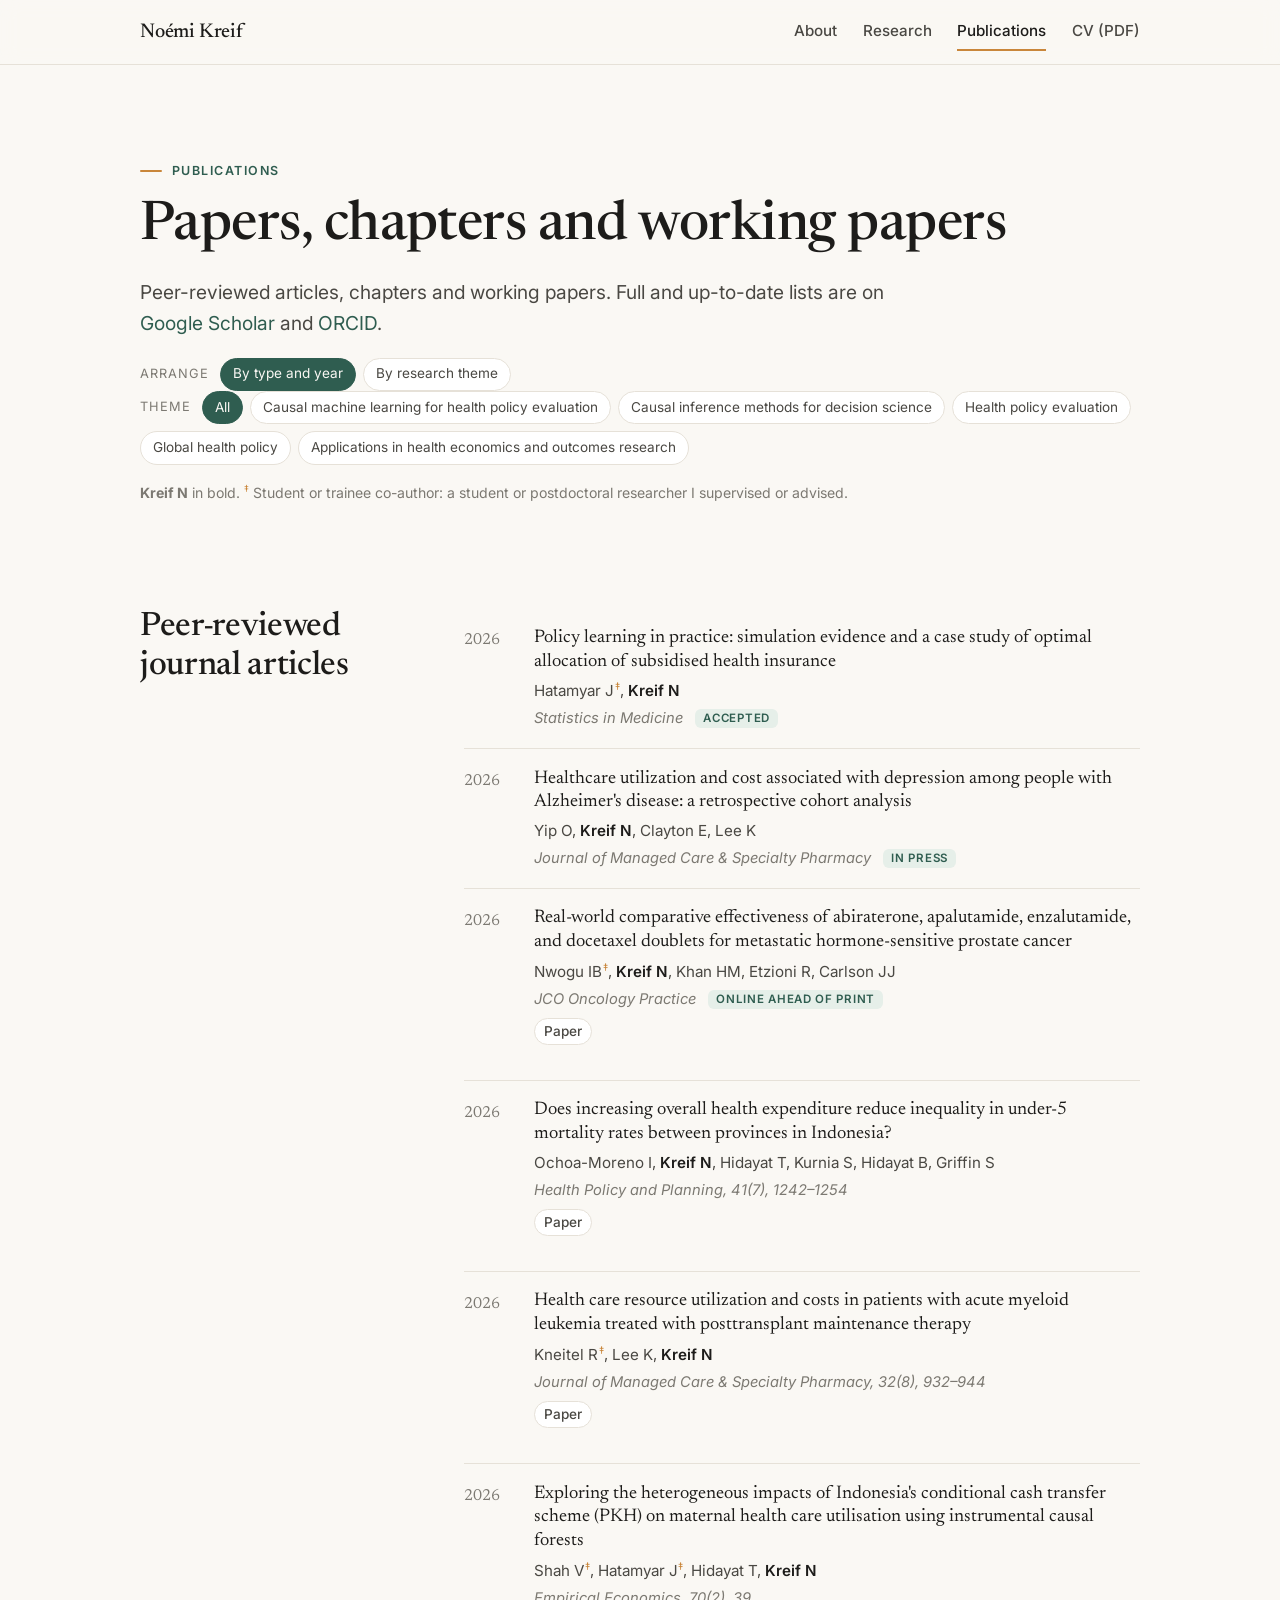
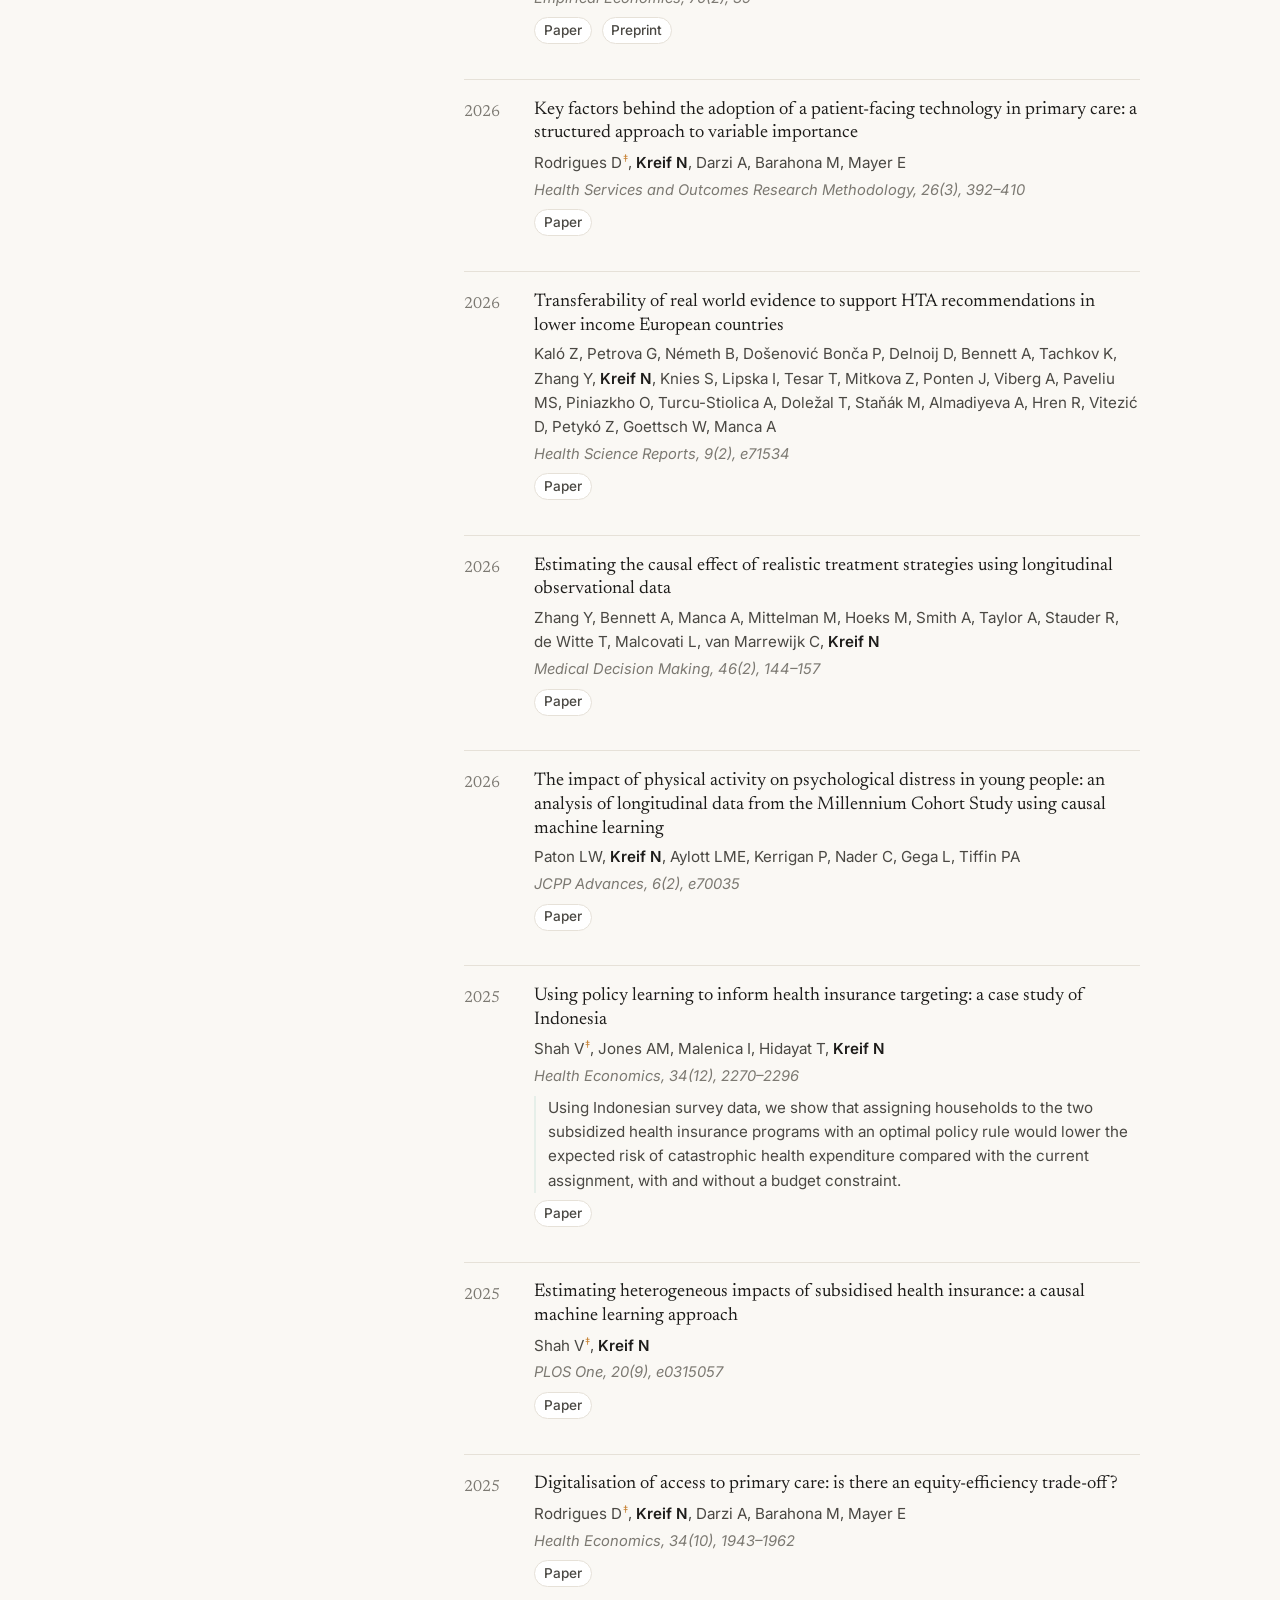
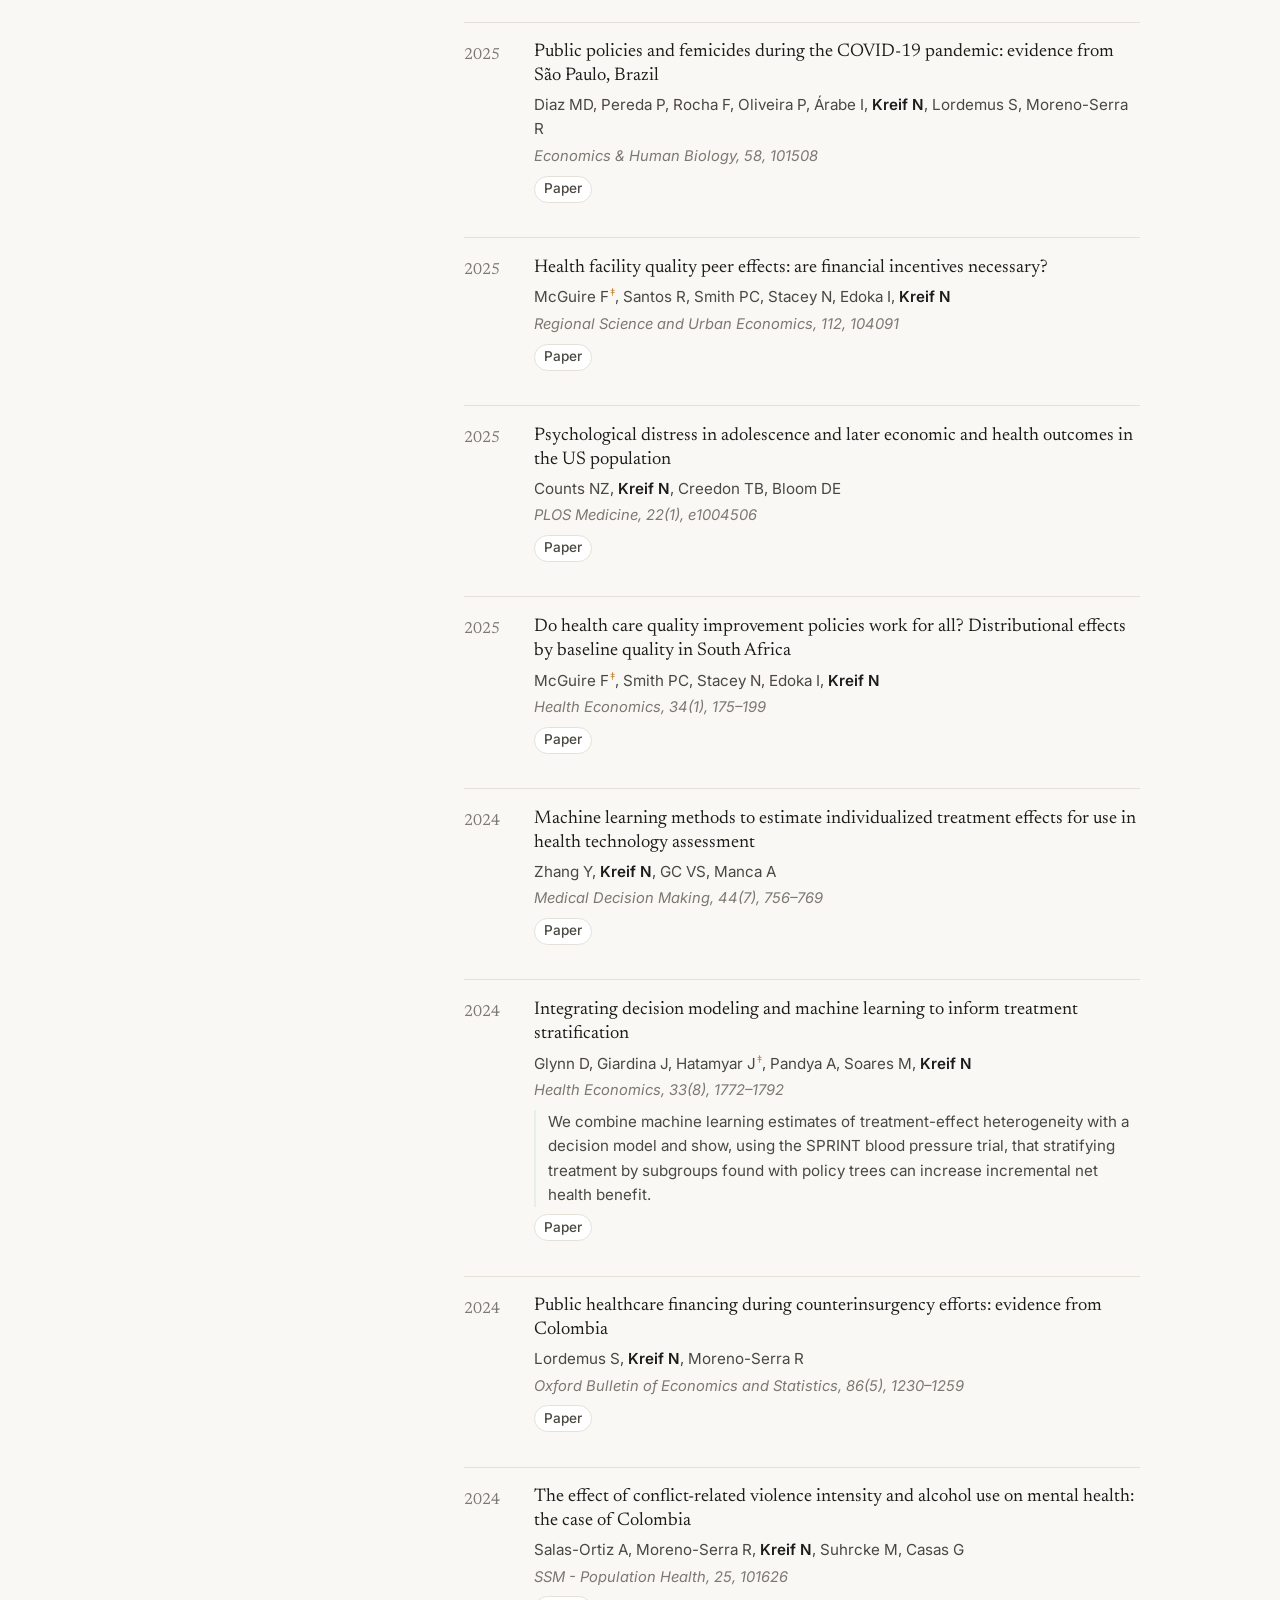
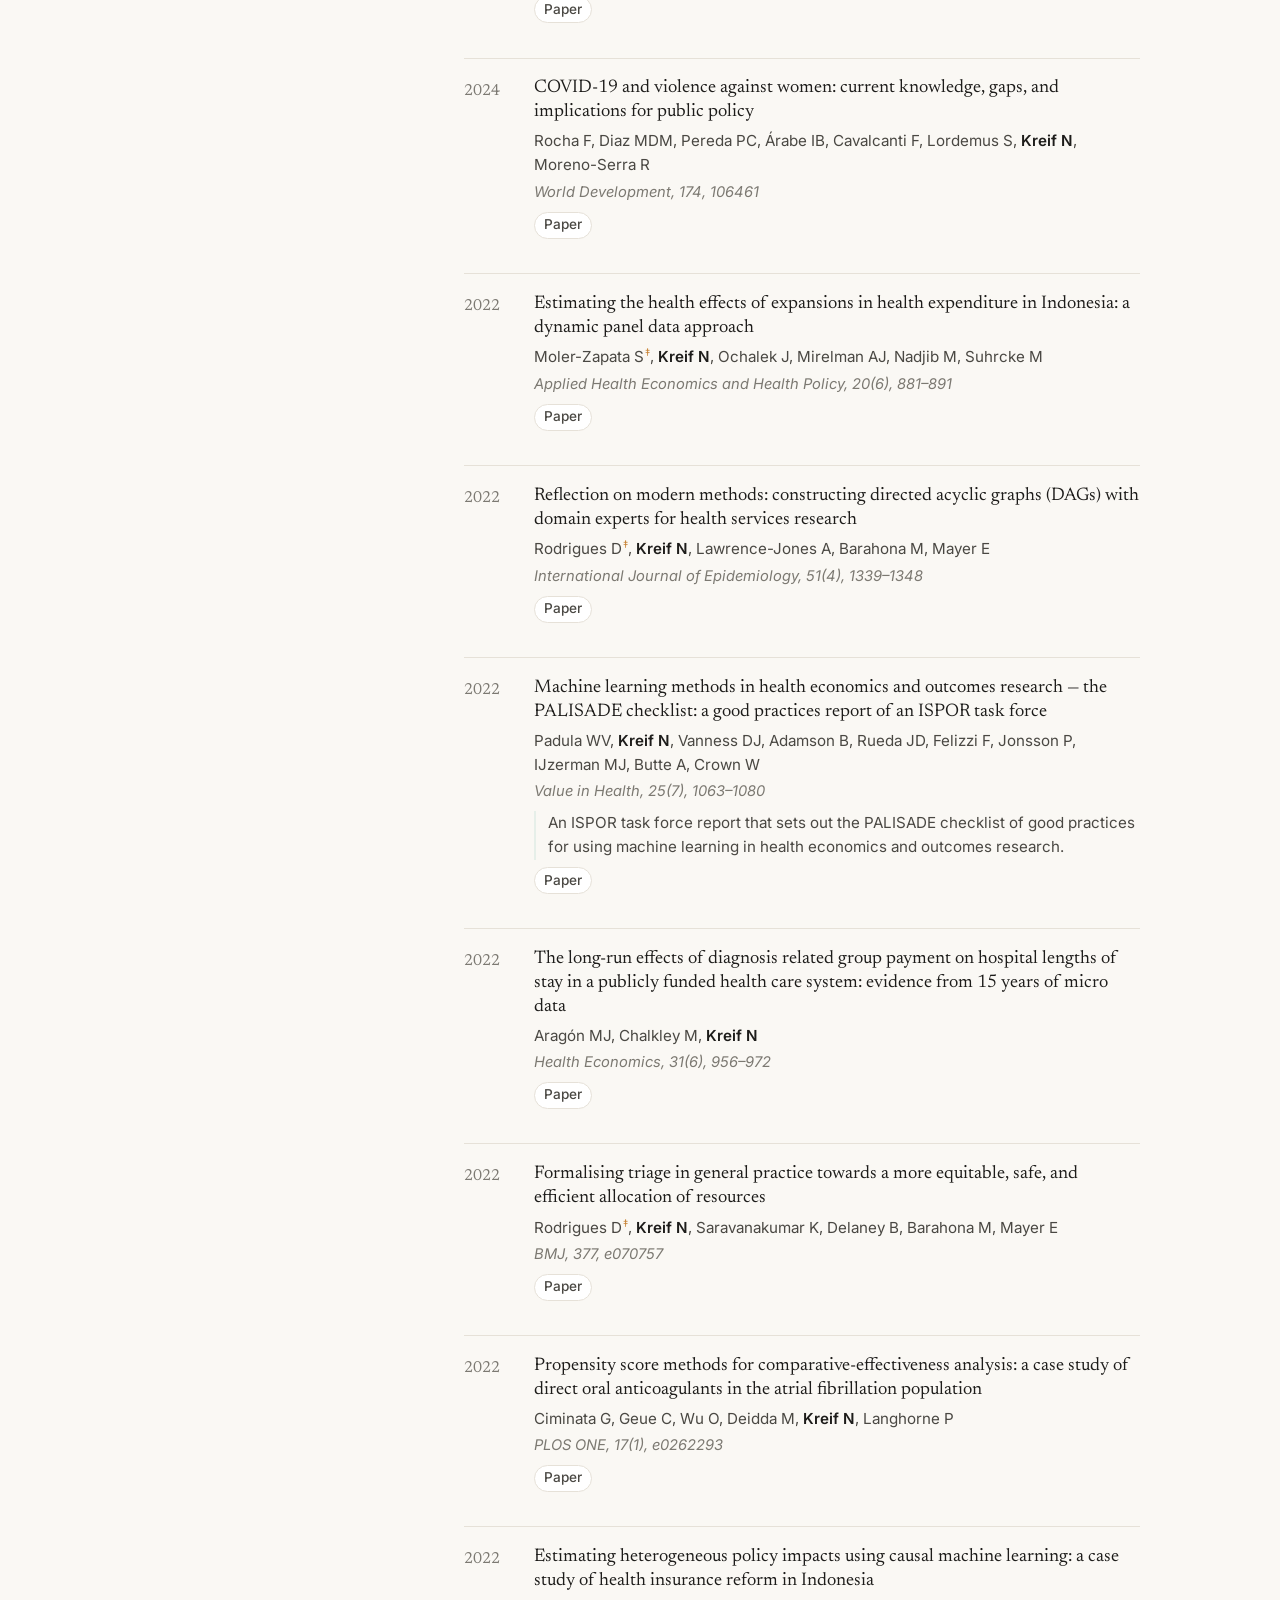
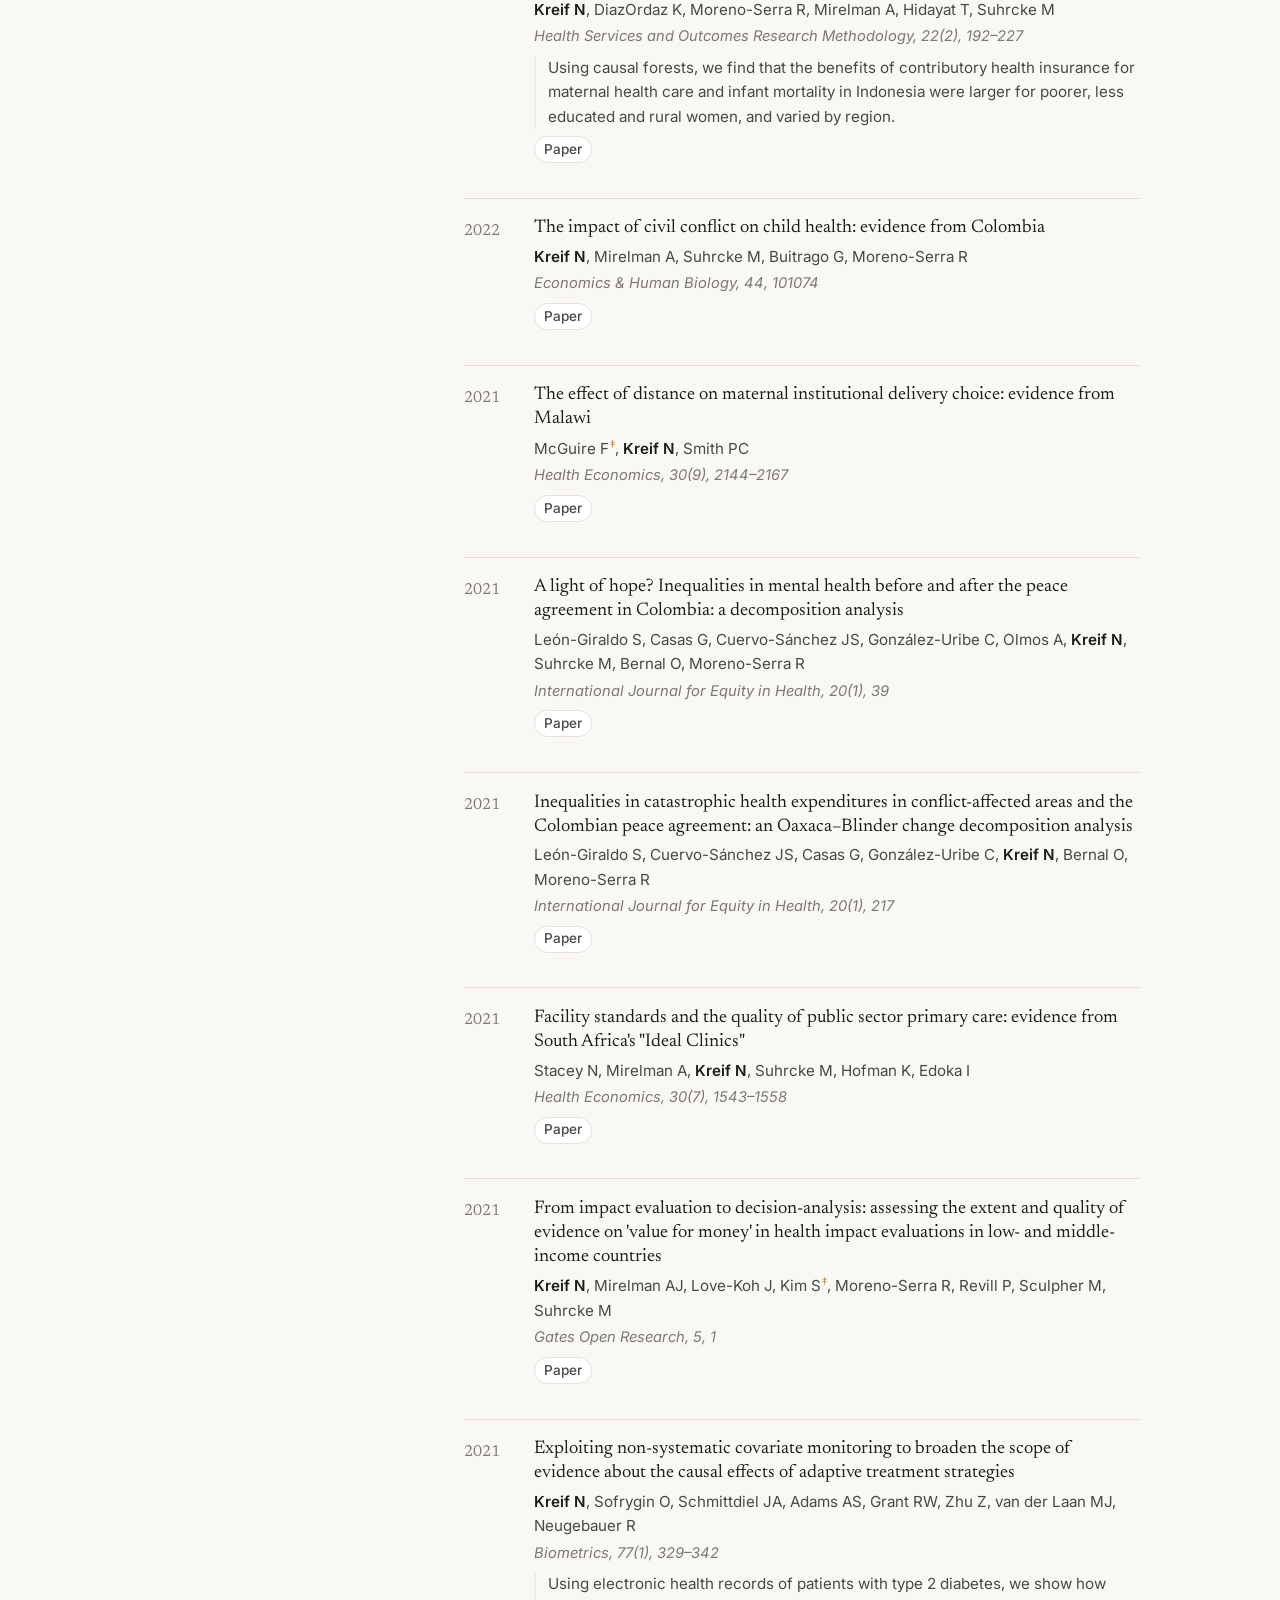
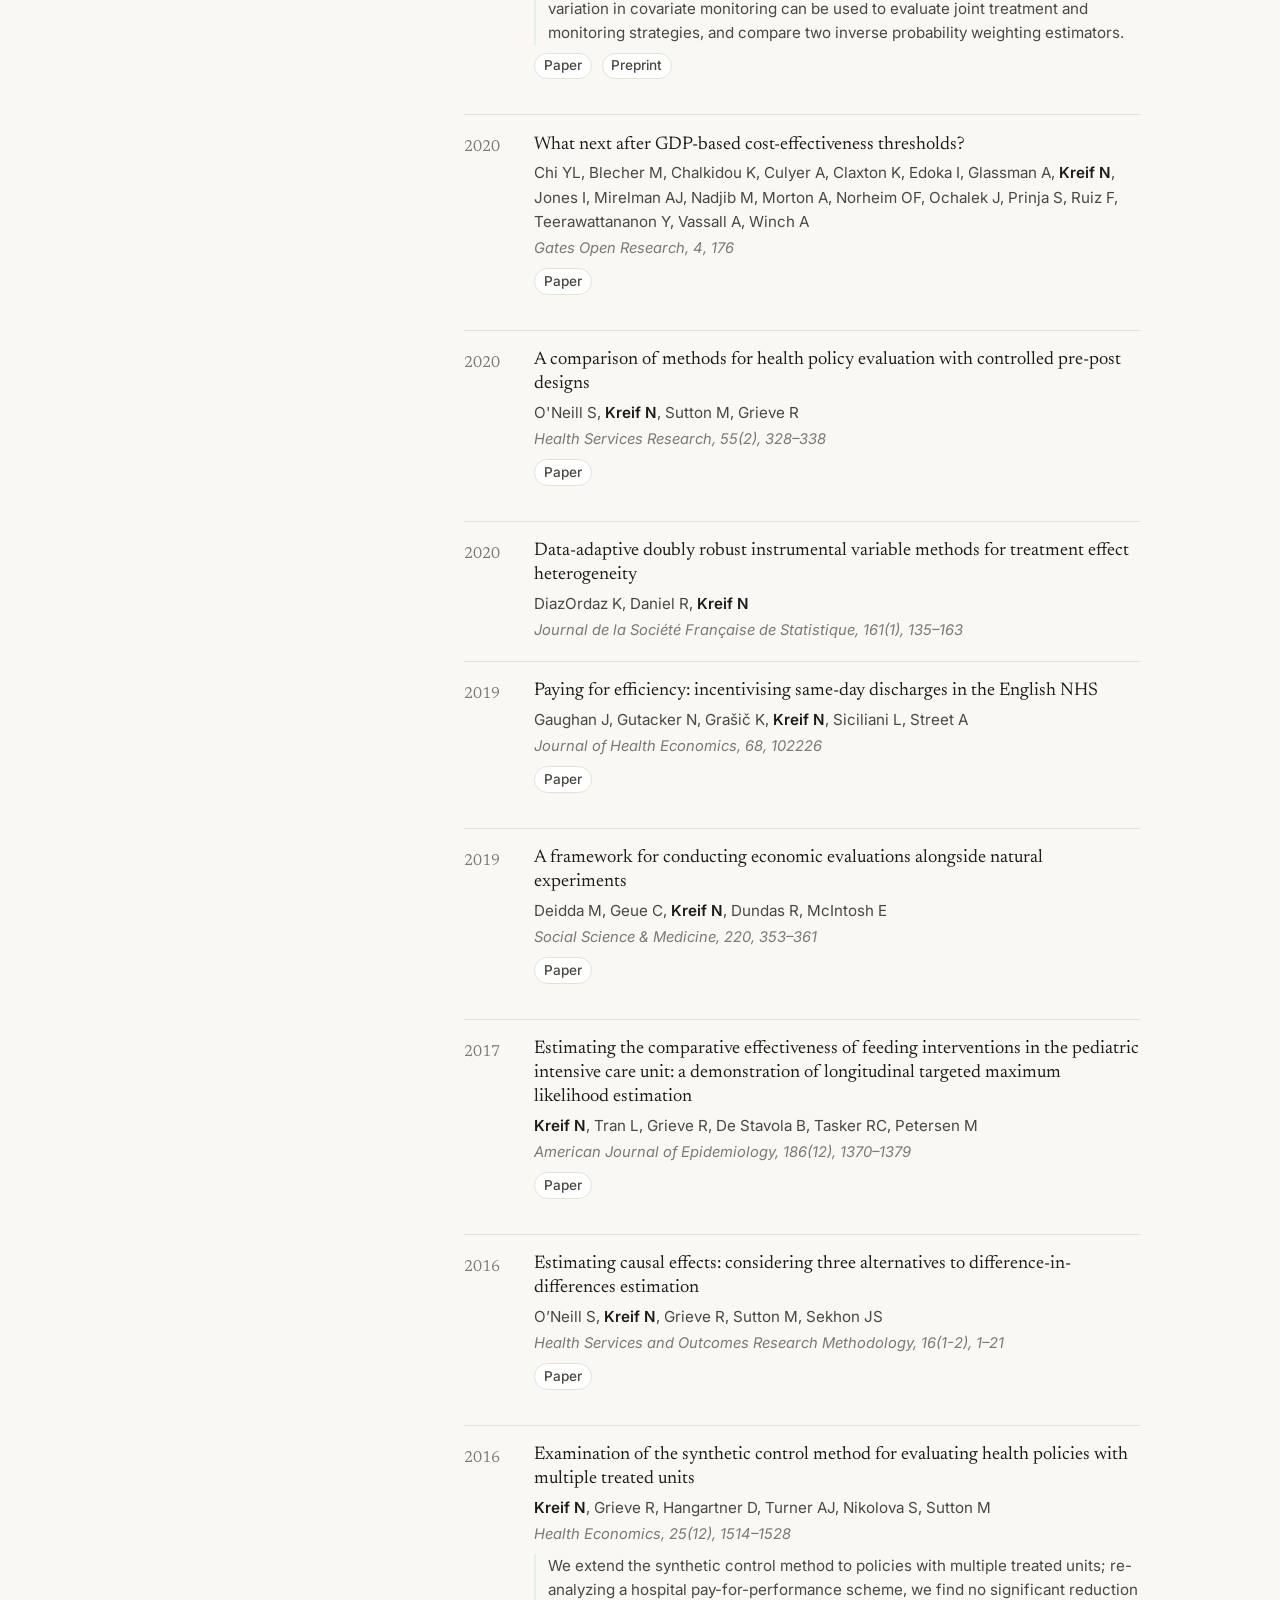
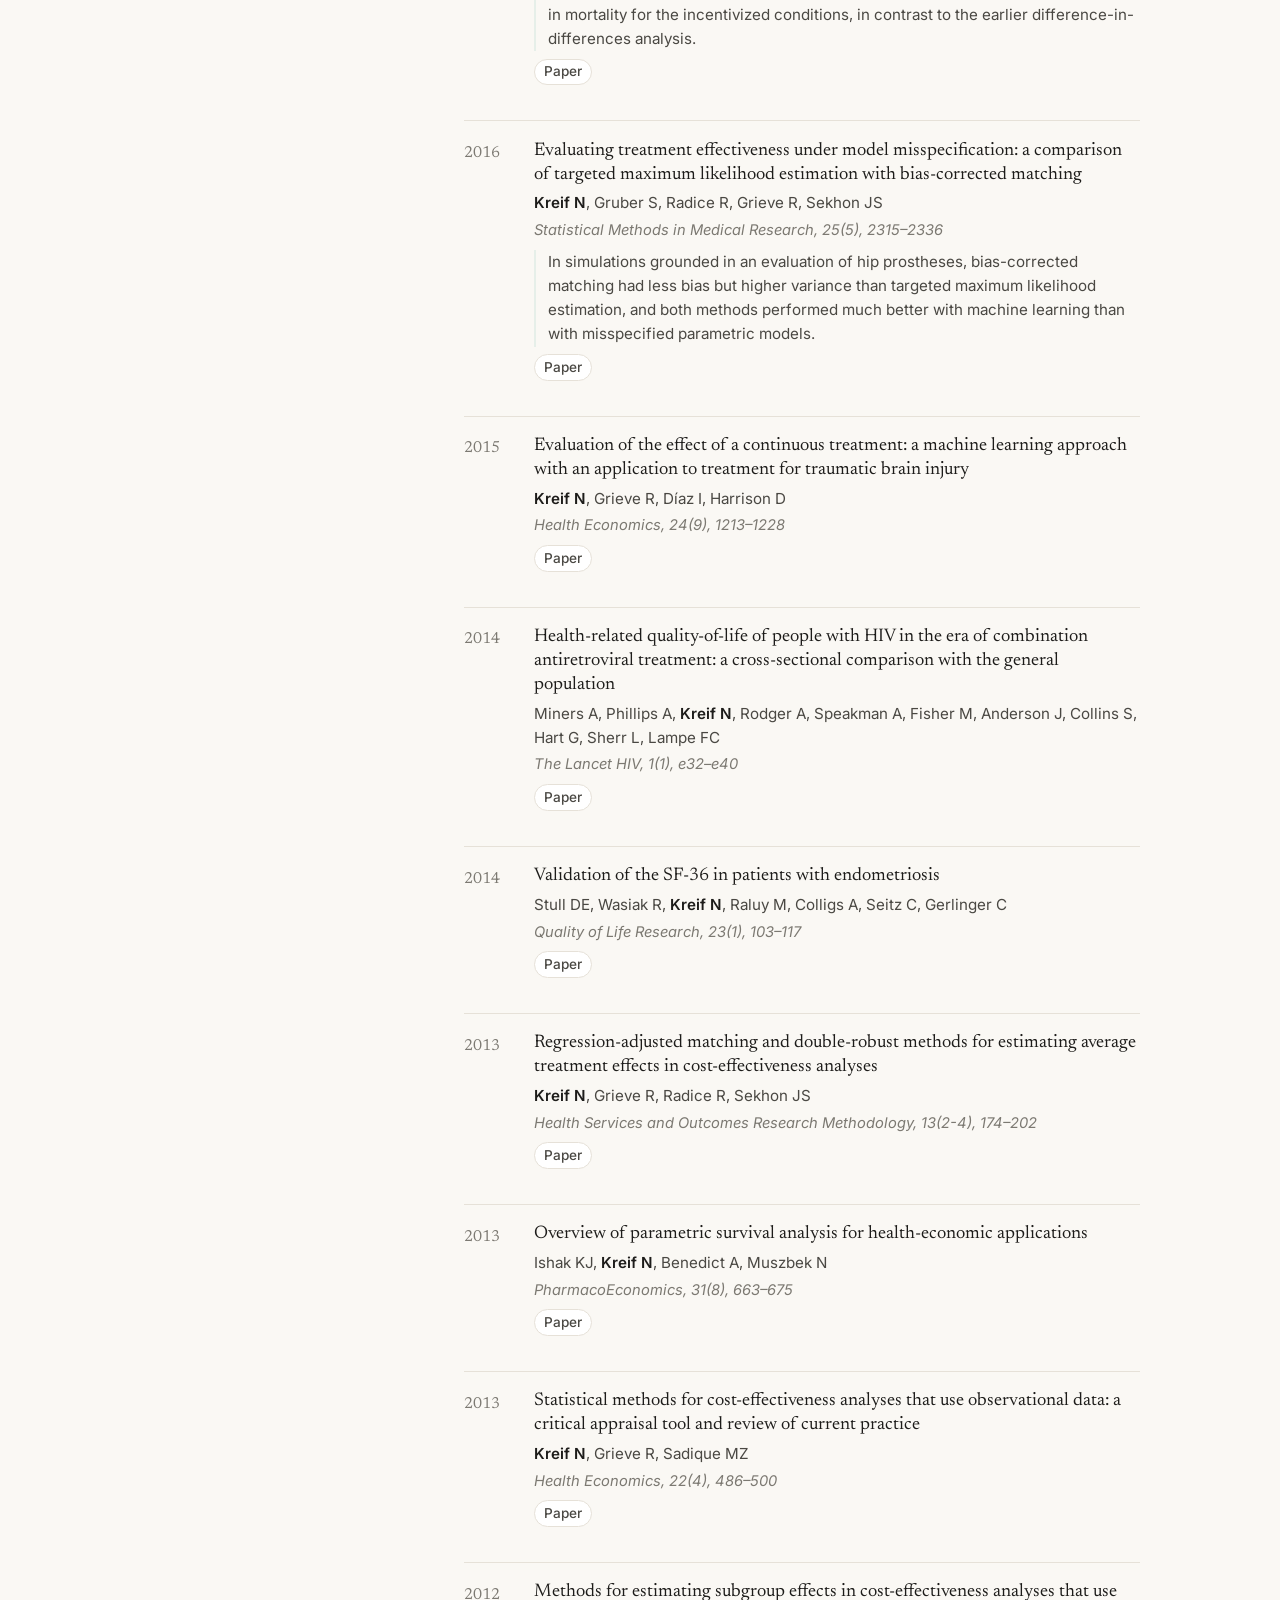
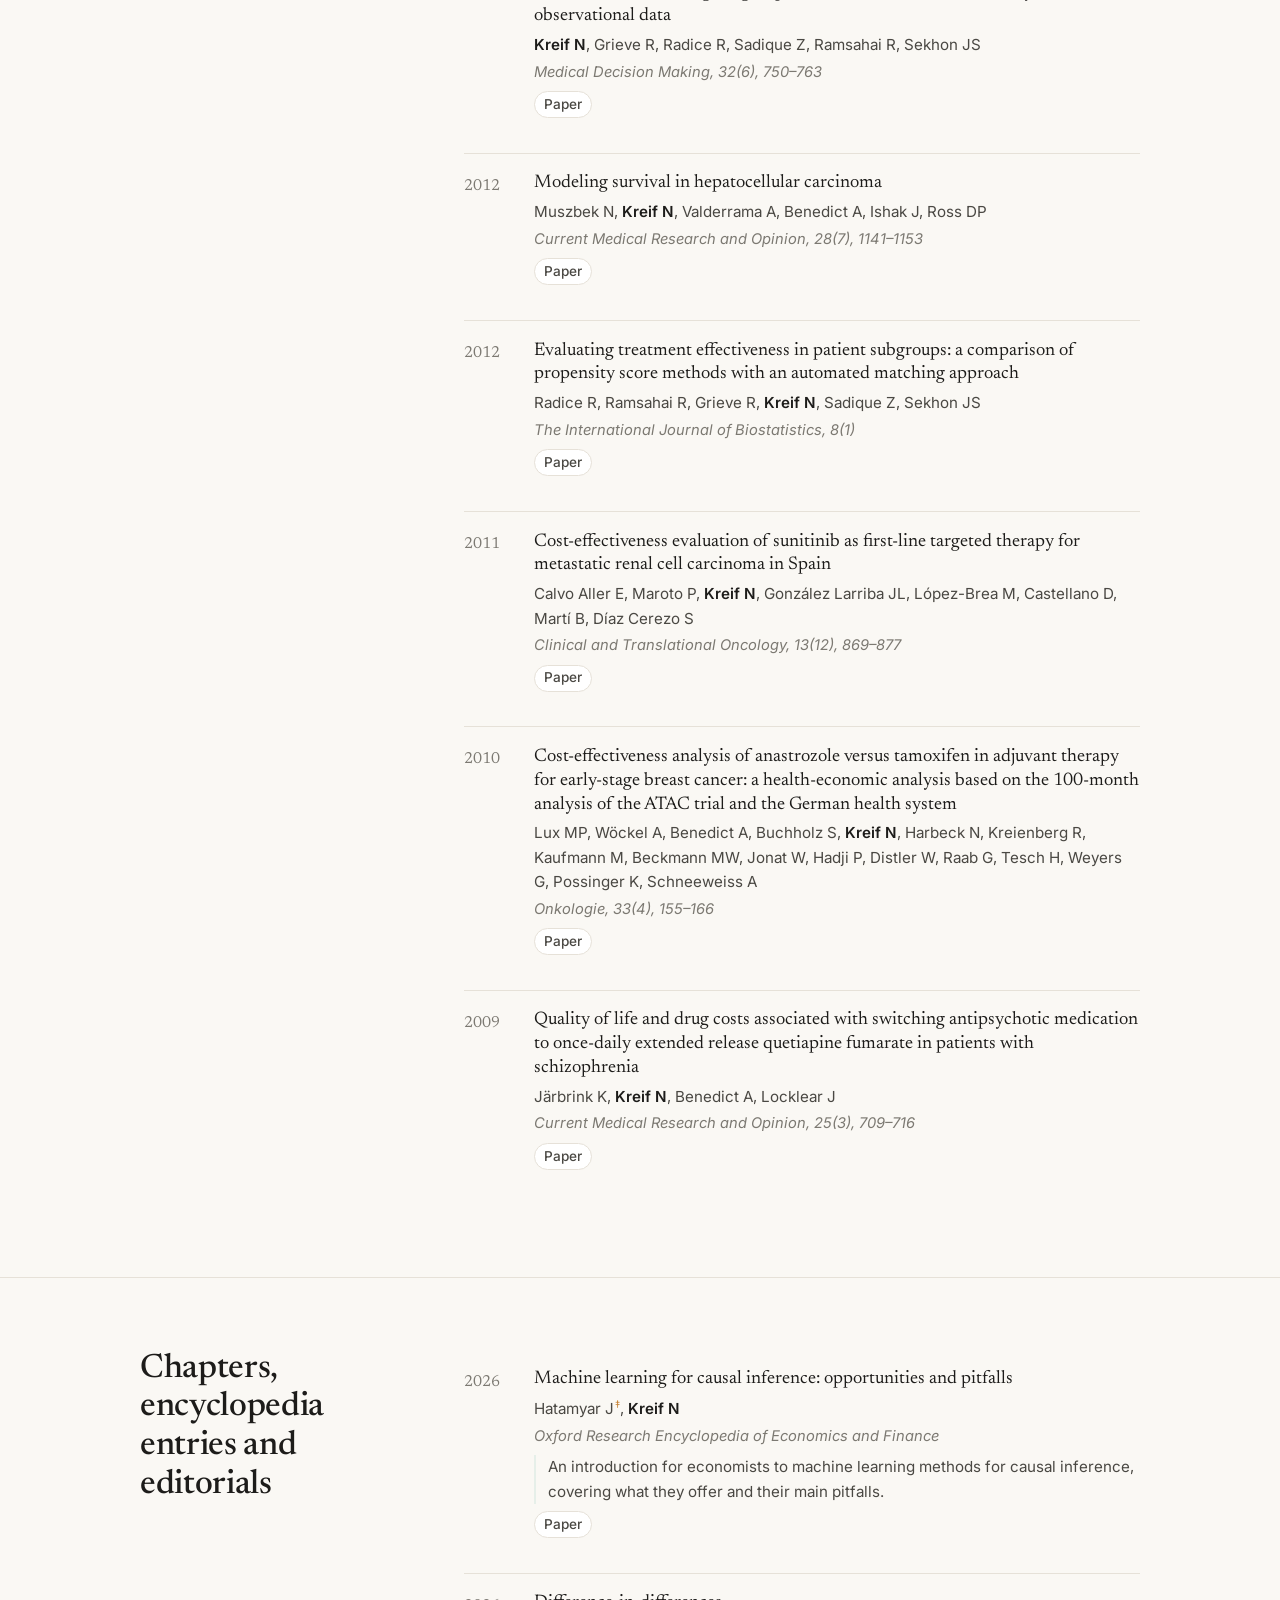
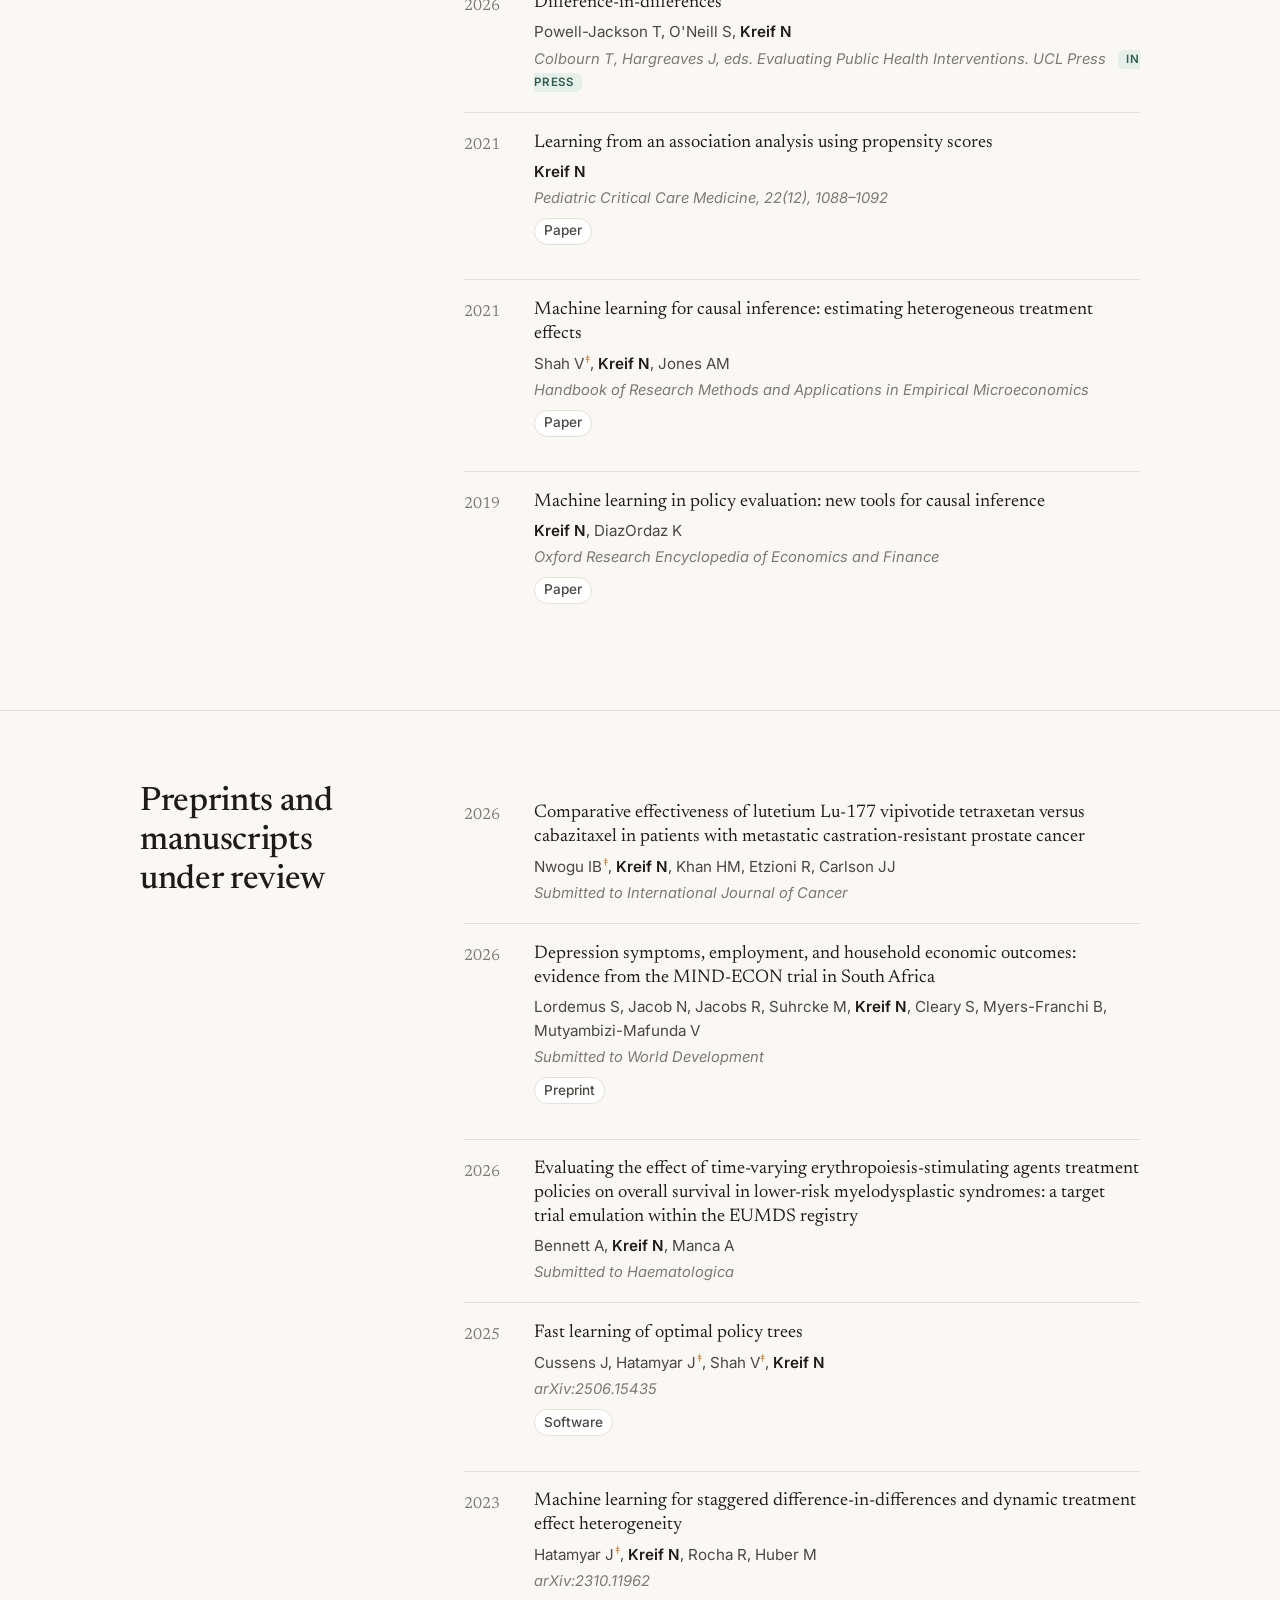
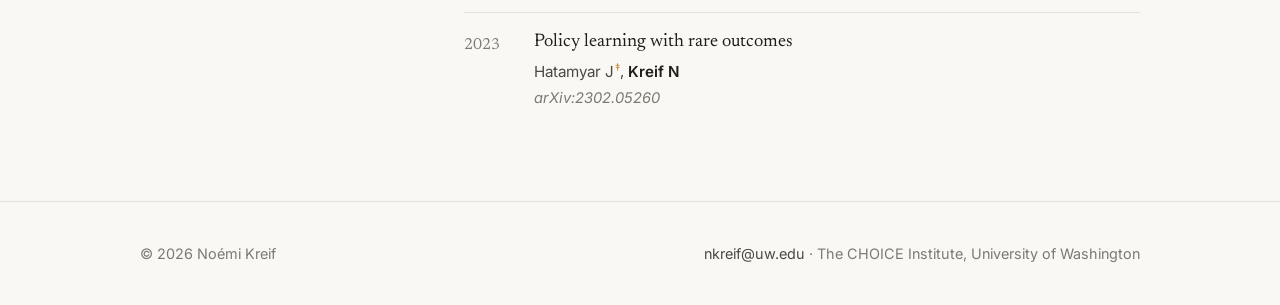
<file: publications.html>
<!DOCTYPE html>
<html lang="en">
<head>
  <meta charset="utf-8">
  <meta name="viewport" content="width=device-width, initial-scale=1">
  <title>Publications · Noémi Kreif</title>
  <meta name="description" content="Publications by Noémi Kreif: peer-reviewed articles, chapters and working papers on causal inference, causal machine learning and health policy evaluation.">
  <link rel="icon" href="assets/favicon.svg" type="image/svg+xml">
  <link rel="preconnect" href="https://fonts.googleapis.com">
  <link rel="preconnect" href="https://fonts.gstatic.com" crossorigin>
  <link href="https://fonts.googleapis.com/css2?family=Inter:wght@400;500;600&family=Newsreader:ital,opsz,wght@0,6..72,400;0,6..72,500;1,6..72,400&display=swap" rel="stylesheet">
  <link rel="stylesheet" href="assets/style.css">
</head>
<body>

<header class="site-header">
  <div class="wrap">
    <a class="brand" href="index.html">Noémi Kreif</a>
    <nav class="nav" aria-label="Main">
      <a href="index.html">About</a>
      <a href="research.html">Research</a>
      <a href="publications.html" aria-current="page">Publications</a>
      <a href="assets/Kreif_CV.pdf" target="_blank" rel="noopener">CV (PDF)</a>
    </nav>
  </div>
</header>

<main>
  <section class="hero" style="padding-bottom: 1rem;">
    <div class="wrap" style="display:block;">
      <p class="eyebrow">Publications</p>
      <h1>Papers, chapters and working papers</h1>
      <p class="lede">Peer-reviewed articles, chapters and working papers. Full and up-to-date lists are on
        <a href="https://scholar.google.com/citations?user=L7MMYvwAAAAJ" target="_blank" rel="noopener">Google Scholar</a> and
        <a href="https://orcid.org/0000-0001-9008-5690" target="_blank" rel="noopener">ORCID</a>.</p>
      <div class="topic-filter view-switch" role="group" aria-label="Arrange publications">
        <span class="filter-label">Arrange</span>
        <button type="button" class="chip" data-view="type" aria-pressed="true">By type and year</button>
        <button type="button" class="chip" data-view="theme" aria-pressed="false">By research theme</button>
      </div>
      <div class="topic-filter topics" role="group" aria-label="Filter by research theme">
        <span class="filter-label">Theme</span>
        <button type="button" class="chip" data-topic="" aria-pressed="true">All</button>
        <button type="button" class="chip" data-topic="cml" aria-pressed="false">Causal machine learning for health policy evaluation</button>
        <button type="button" class="chip" data-topic="ci" aria-pressed="false">Causal inference methods for decision science</button>
        <button type="button" class="chip" data-topic="pe" aria-pressed="false">Health policy evaluation</button>
        <button type="button" class="chip" data-topic="gh" aria-pressed="false">Global health policy</button>
        <button type="button" class="chip" data-topic="heor" aria-pressed="false">Applications in health economics and outcomes research</button>
      </div>
      <p class="legend"><b>Kreif N</b> in bold. <sup class="trainee">‡</sup> Student or trainee co-author: a student or postdoctoral researcher I supervised or advised.</p>
    </div>
  </section>

<div class="view" data-view="type">
<section id="articles">
  <div class="wrap split">
    <div class="side">
      <h2>Peer-reviewed journal articles</h2>
    </div>
    <ul class="pub-list">
<li class="pub" data-topics="cml">
  <div class="year">2026</div>
  <div>
    <p class="ptitle">Policy learning in practice: simulation evidence and a case study of optimal allocation of subsidised health insurance</p>
    <p class="authors">Hatamyar J<sup class="trainee" title="Student or trainee co-author">‡</sup>, <b>Kreif N</b></p>
    <p class="venue">Statistics in Medicine <span class="tag">accepted</span></p>
  </div>
</li>
<li class="pub" data-topics="heor">
  <div class="year">2026</div>
  <div>
    <p class="ptitle">Healthcare utilization and cost associated with depression among people with Alzheimer&#x27;s disease: a retrospective cohort analysis</p>
    <p class="authors">Yip O, <b>Kreif N</b>, Clayton E, Lee K</p>
    <p class="venue">Journal of Managed Care &amp; Specialty Pharmacy <span class="tag">in press</span></p>
  </div>
</li>
<li class="pub" data-topics="heor ci">
  <div class="year">2026</div>
  <div>
    <p class="ptitle"><a href="https://doi.org/10.1200/op-26-00493" target="_blank" rel="noopener">Real-world comparative effectiveness of abiraterone, apalutamide, enzalutamide, and docetaxel doublets for metastatic hormone-sensitive prostate cancer</a></p>
    <p class="authors">Nwogu IB<sup class="trainee" title="Student or trainee co-author">‡</sup>, <b>Kreif N</b>, Khan HM, Etzioni R, Carlson JJ</p>
    <p class="venue">JCO Oncology Practice <span class="tag">online ahead of print</span></p>
    <p class="pub-actions"><a href="https://doi.org/10.1200/op-26-00493" target="_blank" rel="noopener">Paper</a></p>
  </div>
</li>
<li class="pub" data-topics="gh pe">
  <div class="year">2026</div>
  <div>
    <p class="ptitle"><a href="https://doi.org/10.1093/heapol/czag081" target="_blank" rel="noopener">Does increasing overall health expenditure reduce inequality in under-5 mortality rates between provinces in Indonesia?</a></p>
    <p class="authors">Ochoa-Moreno I, <b>Kreif N</b>, Hidayat T, Kurnia S, Hidayat B, Griffin S</p>
    <p class="venue">Health Policy and Planning, 41(7), 1242–1254</p>
    <p class="pub-actions"><a href="https://doi.org/10.1093/heapol/czag081" target="_blank" rel="noopener">Paper</a></p>
  </div>
</li>
<li class="pub" data-topics="heor">
  <div class="year">2026</div>
  <div>
    <p class="ptitle"><a href="https://doi.org/10.18553/jmcp.2026.32.8.932" target="_blank" rel="noopener">Health care resource utilization and costs in patients with acute myeloid leukemia treated with posttransplant maintenance therapy</a></p>
    <p class="authors">Kneitel R<sup class="trainee" title="Student or trainee co-author">‡</sup>, Lee K, <b>Kreif N</b></p>
    <p class="venue">Journal of Managed Care &amp; Specialty Pharmacy, 32(8), 932–944</p>
    <p class="pub-actions"><a href="https://doi.org/10.18553/jmcp.2026.32.8.932" target="_blank" rel="noopener">Paper</a></p>
  </div>
</li>
<li class="pub" data-topics="cml gh">
  <div class="year">2026</div>
  <div>
    <p class="ptitle"><a href="https://doi.org/10.1007/s00181-025-02846-6" target="_blank" rel="noopener">Exploring the heterogeneous impacts of Indonesia&#x27;s conditional cash transfer scheme (PKH) on maternal health care utilisation using instrumental causal forests</a></p>
    <p class="authors">Shah V<sup class="trainee" title="Student or trainee co-author">‡</sup>, Hatamyar J<sup class="trainee" title="Student or trainee co-author">‡</sup>, Hidayat T, <b>Kreif N</b></p>
    <p class="venue">Empirical Economics, 70(2), 39</p>
    <p class="pub-actions"><a href="https://doi.org/10.1007/s00181-025-02846-6" target="_blank" rel="noopener">Paper</a> <a href="https://arxiv.org/abs/2501.12803" target="_blank" rel="noopener">Preprint</a></p>
  </div>
</li>
<li class="pub" data-topics="pe">
  <div class="year">2026</div>
  <div>
    <p class="ptitle"><a href="https://doi.org/10.1007/s10742-025-00361-w" target="_blank" rel="noopener">Key factors behind the adoption of a patient-facing technology in primary care: a structured approach to variable importance</a></p>
    <p class="authors">Rodrigues D<sup class="trainee" title="Student or trainee co-author">‡</sup>, <b>Kreif N</b>, Darzi A, Barahona M, Mayer E</p>
    <p class="venue">Health Services and Outcomes Research Methodology, 26(3), 392–410</p>
    <p class="pub-actions"><a href="https://doi.org/10.1007/s10742-025-00361-w" target="_blank" rel="noopener">Paper</a></p>
  </div>
</li>
<li class="pub" data-topics="ci">
  <div class="year">2026</div>
  <div>
    <p class="ptitle"><a href="https://doi.org/10.1002/hsr2.71534" target="_blank" rel="noopener">Transferability of real world evidence to support HTA recommendations in lower income European countries</a></p>
    <p class="authors">Kaló Z, Petrova G, Németh B, Došenović Bonča P, Delnoij D, Bennett A, Tachkov K, Zhang Y, <b>Kreif N</b>, Knies S, Lipska I, Tesar T, Mitkova Z, Ponten J, Viberg A, Paveliu MS, Piniazkho O, Turcu-Stiolica A, Doležal T, Staňák M, Almadiyeva A, Hren R, Vitezić D, Petykó Z, Goettsch W, Manca A</p>
    <p class="venue">Health Science Reports, 9(2), e71534</p>
    <p class="pub-actions"><a href="https://doi.org/10.1002/hsr2.71534" target="_blank" rel="noopener">Paper</a></p>
  </div>
</li>
<li class="pub" data-topics="ci">
  <div class="year">2026</div>
  <div>
    <p class="ptitle"><a href="https://doi.org/10.1177/0272989x251379819" target="_blank" rel="noopener">Estimating the causal effect of realistic treatment strategies using longitudinal observational data</a></p>
    <p class="authors">Zhang Y, Bennett A, Manca A, Mittelman M, Hoeks M, Smith A, Taylor A, Stauder R, de Witte T, Malcovati L, van Marrewijk C, <b>Kreif N</b></p>
    <p class="venue">Medical Decision Making, 46(2), 144–157</p>
    <p class="pub-actions"><a href="https://doi.org/10.1177/0272989x251379819" target="_blank" rel="noopener">Paper</a></p>
  </div>
</li>
<li class="pub" data-topics="cml">
  <div class="year">2026</div>
  <div>
    <p class="ptitle"><a href="https://doi.org/10.1002/jcv2.70035" target="_blank" rel="noopener">The impact of physical activity on psychological distress in young people: an analysis of longitudinal data from the Millennium Cohort Study using causal machine learning</a></p>
    <p class="authors">Paton LW, <b>Kreif N</b>, Aylott LME, Kerrigan P, Nader C, Gega L, Tiffin PA</p>
    <p class="venue">JCPP Advances, 6(2), e70035</p>
    <p class="pub-actions"><a href="https://doi.org/10.1002/jcv2.70035" target="_blank" rel="noopener">Paper</a></p>
  </div>
</li>
<li class="pub" data-topics="cml gh">
  <div class="year">2025</div>
  <div>
    <p class="ptitle"><a href="https://doi.org/10.1002/hec.70031" target="_blank" rel="noopener">Using policy learning to inform health insurance targeting: a case study of Indonesia</a></p>
    <p class="authors">Shah V<sup class="trainee" title="Student or trainee co-author">‡</sup>, Jones AM, Malenica I, Hidayat T, <b>Kreif N</b></p>
    <p class="venue">Health Economics, 34(12), 2270–2296</p>
    <p class="takeaway">Using Indonesian survey data, we show that assigning households to the two subsidized health insurance programs with an optimal policy rule would lower the expected risk of catastrophic health expenditure compared with the current assignment, with and without a budget constraint.</p>
    <p class="pub-actions"><a href="https://doi.org/10.1002/hec.70031" target="_blank" rel="noopener">Paper</a></p>
  </div>
</li>
<li class="pub" data-topics="cml gh">
  <div class="year">2025</div>
  <div>
    <p class="ptitle"><a href="https://doi.org/10.1371/journal.pone.0315057" target="_blank" rel="noopener">Estimating heterogeneous impacts of subsidised health insurance: a causal machine learning approach</a></p>
    <p class="authors">Shah V<sup class="trainee" title="Student or trainee co-author">‡</sup>, <b>Kreif N</b></p>
    <p class="venue">PLOS One, 20(9), e0315057</p>
    <p class="pub-actions"><a href="https://doi.org/10.1371/journal.pone.0315057" target="_blank" rel="noopener">Paper</a></p>
  </div>
</li>
<li class="pub" data-topics="pe">
  <div class="year">2025</div>
  <div>
    <p class="ptitle"><a href="https://doi.org/10.1002/hec.70014" target="_blank" rel="noopener">Digitalisation of access to primary care: is there an equity-efficiency trade-off?</a></p>
    <p class="authors">Rodrigues D<sup class="trainee" title="Student or trainee co-author">‡</sup>, <b>Kreif N</b>, Darzi A, Barahona M, Mayer E</p>
    <p class="venue">Health Economics, 34(10), 1943–1962</p>
    <p class="pub-actions"><a href="https://doi.org/10.1002/hec.70014" target="_blank" rel="noopener">Paper</a></p>
  </div>
</li>
<li class="pub" data-topics="gh pe">
  <div class="year">2025</div>
  <div>
    <p class="ptitle"><a href="https://doi.org/10.1016/j.ehb.2025.101508" target="_blank" rel="noopener">Public policies and femicides during the COVID-19 pandemic: evidence from São Paulo, Brazil</a></p>
    <p class="authors">Diaz MD, Pereda P, Rocha F, Oliveira P, Árabe I, <b>Kreif N</b>, Lordemus S, Moreno-Serra R</p>
    <p class="venue">Economics &amp; Human Biology, 58, 101508</p>
    <p class="pub-actions"><a href="https://doi.org/10.1016/j.ehb.2025.101508" target="_blank" rel="noopener">Paper</a></p>
  </div>
</li>
<li class="pub" data-topics="gh pe">
  <div class="year">2025</div>
  <div>
    <p class="ptitle"><a href="https://doi.org/10.1016/j.regsciurbeco.2025.104091" target="_blank" rel="noopener">Health facility quality peer effects: are financial incentives necessary?</a></p>
    <p class="authors">McGuire F<sup class="trainee" title="Student or trainee co-author">‡</sup>, Santos R, Smith PC, Stacey N, Edoka I, <b>Kreif N</b></p>
    <p class="venue">Regional Science and Urban Economics, 112, 104091</p>
    <p class="pub-actions"><a href="https://doi.org/10.1016/j.regsciurbeco.2025.104091" target="_blank" rel="noopener">Paper</a></p>
  </div>
</li>
<li class="pub" data-topics="heor">
  <div class="year">2025</div>
  <div>
    <p class="ptitle"><a href="https://doi.org/10.1371/journal.pmed.1004506" target="_blank" rel="noopener">Psychological distress in adolescence and later economic and health outcomes in the US population</a></p>
    <p class="authors">Counts NZ, <b>Kreif N</b>, Creedon TB, Bloom DE</p>
    <p class="venue">PLOS Medicine, 22(1), e1004506</p>
    <p class="pub-actions"><a href="https://doi.org/10.1371/journal.pmed.1004506" target="_blank" rel="noopener">Paper</a></p>
  </div>
</li>
<li class="pub" data-topics="gh pe">
  <div class="year">2025</div>
  <div>
    <p class="ptitle"><a href="https://doi.org/10.1002/hec.4899" target="_blank" rel="noopener">Do health care quality improvement policies work for all? Distributional effects by baseline quality in South Africa</a></p>
    <p class="authors">McGuire F<sup class="trainee" title="Student or trainee co-author">‡</sup>, Smith PC, Stacey N, Edoka I, <b>Kreif N</b></p>
    <p class="venue">Health Economics, 34(1), 175–199</p>
    <p class="pub-actions"><a href="https://doi.org/10.1002/hec.4899" target="_blank" rel="noopener">Paper</a></p>
  </div>
</li>
<li class="pub" data-topics="cml ci">
  <div class="year">2024</div>
  <div>
    <p class="ptitle"><a href="https://doi.org/10.1177/0272989x241263356" target="_blank" rel="noopener">Machine learning methods to estimate individualized treatment effects for use in health technology assessment</a></p>
    <p class="authors">Zhang Y, <b>Kreif N</b>, GC VS, Manca A</p>
    <p class="venue">Medical Decision Making, 44(7), 756–769</p>
    <p class="pub-actions"><a href="https://doi.org/10.1177/0272989x241263356" target="_blank" rel="noopener">Paper</a></p>
  </div>
</li>
<li class="pub" data-topics="cml ci">
  <div class="year">2024</div>
  <div>
    <p class="ptitle"><a href="https://doi.org/10.1002/hec.4834" target="_blank" rel="noopener">Integrating decision modeling and machine learning to inform treatment stratification</a></p>
    <p class="authors">Glynn D, Giardina J, Hatamyar J<sup class="trainee" title="Student or trainee co-author">‡</sup>, Pandya A, Soares M, <b>Kreif N</b></p>
    <p class="venue">Health Economics, 33(8), 1772–1792</p>
    <p class="takeaway">We combine machine learning estimates of treatment-effect heterogeneity with a decision model and show, using the SPRINT blood pressure trial, that stratifying treatment by subgroups found with policy trees can increase incremental net health benefit.</p>
    <p class="pub-actions"><a href="https://doi.org/10.1002/hec.4834" target="_blank" rel="noopener">Paper</a></p>
  </div>
</li>
<li class="pub" data-topics="gh">
  <div class="year">2024</div>
  <div>
    <p class="ptitle"><a href="https://doi.org/10.1111/obes.12603" target="_blank" rel="noopener">Public healthcare financing during counterinsurgency efforts: evidence from Colombia</a></p>
    <p class="authors">Lordemus S, <b>Kreif N</b>, Moreno-Serra R</p>
    <p class="venue">Oxford Bulletin of Economics and Statistics, 86(5), 1230–1259</p>
    <p class="pub-actions"><a href="https://doi.org/10.1111/obes.12603" target="_blank" rel="noopener">Paper</a></p>
  </div>
</li>
<li class="pub" data-topics="gh">
  <div class="year">2024</div>
  <div>
    <p class="ptitle"><a href="https://doi.org/10.1016/j.ssmph.2024.101626" target="_blank" rel="noopener">The effect of conflict-related violence intensity and alcohol use on mental health: the case of Colombia</a></p>
    <p class="authors">Salas-Ortiz A, Moreno-Serra R, <b>Kreif N</b>, Suhrcke M, Casas G</p>
    <p class="venue">SSM - Population Health, 25, 101626</p>
    <p class="pub-actions"><a href="https://doi.org/10.1016/j.ssmph.2024.101626" target="_blank" rel="noopener">Paper</a></p>
  </div>
</li>
<li class="pub" data-topics="gh">
  <div class="year">2024</div>
  <div>
    <p class="ptitle"><a href="https://doi.org/10.1016/j.worlddev.2023.106461" target="_blank" rel="noopener">COVID-19 and violence against women: current knowledge, gaps, and implications for public policy</a></p>
    <p class="authors">Rocha F, Diaz MDM, Pereda PC, Árabe IB, Cavalcanti F, Lordemus S, <b>Kreif N</b>, Moreno-Serra R</p>
    <p class="venue">World Development, 174, 106461</p>
    <p class="pub-actions"><a href="https://doi.org/10.1016/j.worlddev.2023.106461" target="_blank" rel="noopener">Paper</a></p>
  </div>
</li>
<li class="pub" data-topics="gh">
  <div class="year">2022</div>
  <div>
    <p class="ptitle"><a href="https://doi.org/10.1007/s40258-022-00752-x" target="_blank" rel="noopener">Estimating the health effects of expansions in health expenditure in Indonesia: a dynamic panel data approach</a></p>
    <p class="authors">Moler-Zapata S<sup class="trainee" title="Student or trainee co-author">‡</sup>, <b>Kreif N</b>, Ochalek J, Mirelman AJ, Nadjib M, Suhrcke M</p>
    <p class="venue">Applied Health Economics and Health Policy, 20(6), 881–891</p>
    <p class="pub-actions"><a href="https://doi.org/10.1007/s40258-022-00752-x" target="_blank" rel="noopener">Paper</a></p>
  </div>
</li>
<li class="pub" data-topics="ci">
  <div class="year">2022</div>
  <div>
    <p class="ptitle"><a href="https://doi.org/10.1093/ije/dyac135" target="_blank" rel="noopener">Reflection on modern methods: constructing directed acyclic graphs (DAGs) with domain experts for health services research</a></p>
    <p class="authors">Rodrigues D<sup class="trainee" title="Student or trainee co-author">‡</sup>, <b>Kreif N</b>, Lawrence-Jones A, Barahona M, Mayer E</p>
    <p class="venue">International Journal of Epidemiology, 51(4), 1339–1348</p>
    <p class="pub-actions"><a href="https://doi.org/10.1093/ije/dyac135" target="_blank" rel="noopener">Paper</a></p>
  </div>
</li>
<li class="pub" data-topics="cml">
  <div class="year">2022</div>
  <div>
    <p class="ptitle"><a href="https://doi.org/10.1016/j.jval.2022.03.022" target="_blank" rel="noopener">Machine learning methods in health economics and outcomes research — the PALISADE checklist: a good practices report of an ISPOR task force</a></p>
    <p class="authors">Padula WV, <b>Kreif N</b>, Vanness DJ, Adamson B, Rueda JD, Felizzi F, Jonsson P, IJzerman MJ, Butte A, Crown W</p>
    <p class="venue">Value in Health, 25(7), 1063–1080</p>
    <p class="takeaway">An ISPOR task force report that sets out the PALISADE checklist of good practices for using machine learning in health economics and outcomes research.</p>
    <p class="pub-actions"><a href="https://doi.org/10.1016/j.jval.2022.03.022" target="_blank" rel="noopener">Paper</a></p>
  </div>
</li>
<li class="pub" data-topics="pe">
  <div class="year">2022</div>
  <div>
    <p class="ptitle"><a href="https://doi.org/10.1002/hec.4479" target="_blank" rel="noopener">The long-run effects of diagnosis related group payment on hospital lengths of stay in a publicly funded health care system: evidence from 15 years of micro data</a></p>
    <p class="authors">Aragón MJ, Chalkley M, <b>Kreif N</b></p>
    <p class="venue">Health Economics, 31(6), 956–972</p>
    <p class="pub-actions"><a href="https://doi.org/10.1002/hec.4479" target="_blank" rel="noopener">Paper</a></p>
  </div>
</li>
<li class="pub" data-topics="pe">
  <div class="year">2022</div>
  <div>
    <p class="ptitle"><a href="https://doi.org/10.1136/bmj-2022-070757" target="_blank" rel="noopener">Formalising triage in general practice towards a more equitable, safe, and efficient allocation of resources</a></p>
    <p class="authors">Rodrigues D<sup class="trainee" title="Student or trainee co-author">‡</sup>, <b>Kreif N</b>, Saravanakumar K, Delaney B, Barahona M, Mayer E</p>
    <p class="venue">BMJ, 377, e070757</p>
    <p class="pub-actions"><a href="https://doi.org/10.1136/bmj-2022-070757" target="_blank" rel="noopener">Paper</a></p>
  </div>
</li>
<li class="pub" data-topics="ci">
  <div class="year">2022</div>
  <div>
    <p class="ptitle"><a href="https://doi.org/10.1371/journal.pone.0262293" target="_blank" rel="noopener">Propensity score methods for comparative-effectiveness analysis: a case study of direct oral anticoagulants in the atrial fibrillation population</a></p>
    <p class="authors">Ciminata G, Geue C, Wu O, Deidda M, <b>Kreif N</b>, Langhorne P</p>
    <p class="venue">PLOS ONE, 17(1), e0262293</p>
    <p class="pub-actions"><a href="https://doi.org/10.1371/journal.pone.0262293" target="_blank" rel="noopener">Paper</a></p>
  </div>
</li>
<li class="pub" data-topics="cml gh">
  <div class="year">2022</div>
  <div>
    <p class="ptitle"><a href="https://doi.org/10.1007/s10742-021-00259-3" target="_blank" rel="noopener">Estimating heterogeneous policy impacts using causal machine learning: a case study of health insurance reform in Indonesia</a></p>
    <p class="authors"><b>Kreif N</b>, DiazOrdaz K, Moreno-Serra R, Mirelman A, Hidayat T, Suhrcke M</p>
    <p class="venue">Health Services and Outcomes Research Methodology, 22(2), 192–227</p>
    <p class="takeaway">Using causal forests, we find that the benefits of contributory health insurance for maternal health care and infant mortality in Indonesia were larger for poorer, less educated and rural women, and varied by region.</p>
    <p class="pub-actions"><a href="https://doi.org/10.1007/s10742-021-00259-3" target="_blank" rel="noopener">Paper</a></p>
  </div>
</li>
<li class="pub" data-topics="gh">
  <div class="year">2022</div>
  <div>
    <p class="ptitle"><a href="https://doi.org/10.1016/j.ehb.2021.101074" target="_blank" rel="noopener">The impact of civil conflict on child health: evidence from Colombia</a></p>
    <p class="authors"><b>Kreif N</b>, Mirelman A, Suhrcke M, Buitrago G, Moreno-Serra R</p>
    <p class="venue">Economics &amp; Human Biology, 44, 101074</p>
    <p class="pub-actions"><a href="https://doi.org/10.1016/j.ehb.2021.101074" target="_blank" rel="noopener">Paper</a></p>
  </div>
</li>
<li class="pub" data-topics="gh">
  <div class="year">2021</div>
  <div>
    <p class="ptitle"><a href="https://doi.org/10.1002/hec.4368" target="_blank" rel="noopener">The effect of distance on maternal institutional delivery choice: evidence from Malawi</a></p>
    <p class="authors">McGuire F<sup class="trainee" title="Student or trainee co-author">‡</sup>, <b>Kreif N</b>, Smith PC</p>
    <p class="venue">Health Economics, 30(9), 2144–2167</p>
    <p class="pub-actions"><a href="https://doi.org/10.1002/hec.4368" target="_blank" rel="noopener">Paper</a></p>
  </div>
</li>
<li class="pub" data-topics="gh">
  <div class="year">2021</div>
  <div>
    <p class="ptitle"><a href="https://doi.org/10.1186/s12939-021-01381-x" target="_blank" rel="noopener">A light of hope? Inequalities in mental health before and after the peace agreement in Colombia: a decomposition analysis</a></p>
    <p class="authors">León-Giraldo S, Casas G, Cuervo-Sánchez JS, González-Uribe C, Olmos A, <b>Kreif N</b>, Suhrcke M, Bernal O, Moreno-Serra R</p>
    <p class="venue">International Journal for Equity in Health, 20(1), 39</p>
    <p class="pub-actions"><a href="https://doi.org/10.1186/s12939-021-01381-x" target="_blank" rel="noopener">Paper</a></p>
  </div>
</li>
<li class="pub" data-topics="gh">
  <div class="year">2021</div>
  <div>
    <p class="ptitle"><a href="https://doi.org/10.1186/s12939-021-01555-7" target="_blank" rel="noopener">Inequalities in catastrophic health expenditures in conflict-affected areas and the Colombian peace agreement: an Oaxaca–Blinder change decomposition analysis</a></p>
    <p class="authors">León-Giraldo S, Cuervo-Sánchez JS, Casas G, González-Uribe C, <b>Kreif N</b>, Bernal O, Moreno-Serra R</p>
    <p class="venue">International Journal for Equity in Health, 20(1), 217</p>
    <p class="pub-actions"><a href="https://doi.org/10.1186/s12939-021-01555-7" target="_blank" rel="noopener">Paper</a></p>
  </div>
</li>
<li class="pub" data-topics="gh pe">
  <div class="year">2021</div>
  <div>
    <p class="ptitle"><a href="https://doi.org/10.1002/hec.4228" target="_blank" rel="noopener">Facility standards and the quality of public sector primary care: evidence from South Africa&#x27;s &quot;Ideal Clinics&quot;</a></p>
    <p class="authors">Stacey N, Mirelman A, <b>Kreif N</b>, Suhrcke M, Hofman K, Edoka I</p>
    <p class="venue">Health Economics, 30(7), 1543–1558</p>
    <p class="pub-actions"><a href="https://doi.org/10.1002/hec.4228" target="_blank" rel="noopener">Paper</a></p>
  </div>
</li>
<li class="pub" data-topics="gh ci">
  <div class="year">2021</div>
  <div>
    <p class="ptitle"><a href="https://gatesopenresearch.org/articles/5-1/v1" target="_blank" rel="noopener">From impact evaluation to decision-analysis: assessing the extent and quality of evidence on &#x27;value for money&#x27; in health impact evaluations in low- and middle-income countries</a></p>
    <p class="authors"><b>Kreif N</b>, Mirelman AJ, Love-Koh J, Kim S<sup class="trainee" title="Student or trainee co-author">‡</sup>, Moreno-Serra R, Revill P, Sculpher M, Suhrcke M</p>
    <p class="venue">Gates Open Research, 5, 1</p>
    <p class="pub-actions"><a href="https://gatesopenresearch.org/articles/5-1/v1" target="_blank" rel="noopener">Paper</a></p>
  </div>
</li>
<li class="pub" data-topics="ci">
  <div class="year">2021</div>
  <div>
    <p class="ptitle"><a href="https://doi.org/10.1111/biom.13271" target="_blank" rel="noopener">Exploiting non-systematic covariate monitoring to broaden the scope of evidence about the causal effects of adaptive treatment strategies</a></p>
    <p class="authors"><b>Kreif N</b>, Sofrygin O, Schmittdiel JA, Adams AS, Grant RW, Zhu Z, van der Laan MJ, Neugebauer R</p>
    <p class="venue">Biometrics, 77(1), 329–342</p>
    <p class="takeaway">Using electronic health records of patients with type 2 diabetes, we show how variation in covariate monitoring can be used to evaluate joint treatment and monitoring strategies, and compare two inverse probability weighting estimators.</p>
    <p class="pub-actions"><a href="https://doi.org/10.1111/biom.13271" target="_blank" rel="noopener">Paper</a> <a href="https://arxiv.org/abs/1806.11153" target="_blank" rel="noopener">Preprint</a></p>
  </div>
</li>
<li class="pub" data-topics="gh">
  <div class="year">2020</div>
  <div>
    <p class="ptitle"><a href="https://doi.org/10.12688/gatesopenres.13201.1" target="_blank" rel="noopener">What next after GDP-based cost-effectiveness thresholds?</a></p>
    <p class="authors">Chi YL, Blecher M, Chalkidou K, Culyer A, Claxton K, Edoka I, Glassman A, <b>Kreif N</b>, Jones I, Mirelman AJ, Nadjib M, Morton A, Norheim OF, Ochalek J, Prinja S, Ruiz F, Teerawattananon Y, Vassall A, Winch A</p>
    <p class="venue">Gates Open Research, 4, 176</p>
    <p class="pub-actions"><a href="https://doi.org/10.12688/gatesopenres.13201.1" target="_blank" rel="noopener">Paper</a></p>
  </div>
</li>
<li class="pub" data-topics="pe">
  <div class="year">2020</div>
  <div>
    <p class="ptitle"><a href="https://doi.org/10.1111/1475-6773.13274" target="_blank" rel="noopener">A comparison of methods for health policy evaluation with controlled pre-post designs</a></p>
    <p class="authors">O&#x27;Neill S, <b>Kreif N</b>, Sutton M, Grieve R</p>
    <p class="venue">Health Services Research, 55(2), 328–338</p>
    <p class="pub-actions"><a href="https://doi.org/10.1111/1475-6773.13274" target="_blank" rel="noopener">Paper</a></p>
  </div>
</li>
<li class="pub" data-topics="cml">
  <div class="year">2020</div>
  <div>
    <p class="ptitle">Data-adaptive doubly robust instrumental variable methods for treatment effect heterogeneity</p>
    <p class="authors">DiazOrdaz K, Daniel R, <b>Kreif N</b></p>
    <p class="venue">Journal de la Société Française de Statistique, 161(1), 135–163</p>
  </div>
</li>
<li class="pub" data-topics="pe">
  <div class="year">2019</div>
  <div>
    <p class="ptitle"><a href="https://doi.org/10.1016/j.jhealeco.2019.102226" target="_blank" rel="noopener">Paying for efficiency: incentivising same-day discharges in the English NHS</a></p>
    <p class="authors">Gaughan J, Gutacker N, Grašič K, <b>Kreif N</b>, Siciliani L, Street A</p>
    <p class="venue">Journal of Health Economics, 68, 102226</p>
    <p class="pub-actions"><a href="https://doi.org/10.1016/j.jhealeco.2019.102226" target="_blank" rel="noopener">Paper</a></p>
  </div>
</li>
<li class="pub" data-topics="pe ci">
  <div class="year">2019</div>
  <div>
    <p class="ptitle"><a href="https://doi.org/10.1016/j.socscimed.2018.11.032" target="_blank" rel="noopener">A framework for conducting economic evaluations alongside natural experiments</a></p>
    <p class="authors">Deidda M, Geue C, <b>Kreif N</b>, Dundas R, McIntosh E</p>
    <p class="venue">Social Science &amp; Medicine, 220, 353–361</p>
    <p class="pub-actions"><a href="https://doi.org/10.1016/j.socscimed.2018.11.032" target="_blank" rel="noopener">Paper</a></p>
  </div>
</li>
<li class="pub" data-topics="ci">
  <div class="year">2017</div>
  <div>
    <p class="ptitle"><a href="https://doi.org/10.1093/aje/kwx213" target="_blank" rel="noopener">Estimating the comparative effectiveness of feeding interventions in the pediatric intensive care unit: a demonstration of longitudinal targeted maximum likelihood estimation</a></p>
    <p class="authors"><b>Kreif N</b>, Tran L, Grieve R, De Stavola B, Tasker RC, Petersen M</p>
    <p class="venue">American Journal of Epidemiology, 186(12), 1370–1379</p>
    <p class="pub-actions"><a href="https://doi.org/10.1093/aje/kwx213" target="_blank" rel="noopener">Paper</a></p>
  </div>
</li>
<li class="pub" data-topics="pe">
  <div class="year">2016</div>
  <div>
    <p class="ptitle"><a href="https://doi.org/10.1007/s10742-016-0146-8" target="_blank" rel="noopener">Estimating causal effects: considering three alternatives to difference-in-differences estimation</a></p>
    <p class="authors">O’Neill S, <b>Kreif N</b>, Grieve R, Sutton M, Sekhon JS</p>
    <p class="venue">Health Services and Outcomes Research Methodology, 16(1-2), 1–21</p>
    <p class="pub-actions"><a href="https://doi.org/10.1007/s10742-016-0146-8" target="_blank" rel="noopener">Paper</a></p>
  </div>
</li>
<li class="pub" data-topics="pe">
  <div class="year">2016</div>
  <div>
    <p class="ptitle"><a href="https://doi.org/10.1002/hec.3258" target="_blank" rel="noopener">Examination of the synthetic control method for evaluating health policies with multiple treated units</a></p>
    <p class="authors"><b>Kreif N</b>, Grieve R, Hangartner D, Turner AJ, Nikolova S, Sutton M</p>
    <p class="venue">Health Economics, 25(12), 1514–1528</p>
    <p class="takeaway">We extend the synthetic control method to policies with multiple treated units; re-analyzing a hospital pay-for-performance scheme, we find no significant reduction in mortality for the incentivized conditions, in contrast to the earlier difference-in-differences analysis.</p>
    <p class="pub-actions"><a href="https://doi.org/10.1002/hec.3258" target="_blank" rel="noopener">Paper</a></p>
  </div>
</li>
<li class="pub" data-topics="ci">
  <div class="year">2016</div>
  <div>
    <p class="ptitle"><a href="https://doi.org/10.1177/0962280214521341" target="_blank" rel="noopener">Evaluating treatment effectiveness under model misspecification: a comparison of targeted maximum likelihood estimation with bias-corrected matching</a></p>
    <p class="authors"><b>Kreif N</b>, Gruber S, Radice R, Grieve R, Sekhon JS</p>
    <p class="venue">Statistical Methods in Medical Research, 25(5), 2315–2336</p>
    <p class="takeaway">In simulations grounded in an evaluation of hip prostheses, bias-corrected matching had less bias but higher variance than targeted maximum likelihood estimation, and both methods performed much better with machine learning than with misspecified parametric models.</p>
    <p class="pub-actions"><a href="https://doi.org/10.1177/0962280214521341" target="_blank" rel="noopener">Paper</a></p>
  </div>
</li>
<li class="pub" data-topics="ci cml">
  <div class="year">2015</div>
  <div>
    <p class="ptitle"><a href="https://doi.org/10.1002/hec.3189" target="_blank" rel="noopener">Evaluation of the effect of a continuous treatment: a machine learning approach with an application to treatment for traumatic brain injury</a></p>
    <p class="authors"><b>Kreif N</b>, Grieve R, Díaz I, Harrison D</p>
    <p class="venue">Health Economics, 24(9), 1213–1228</p>
    <p class="pub-actions"><a href="https://doi.org/10.1002/hec.3189" target="_blank" rel="noopener">Paper</a></p>
  </div>
</li>
<li class="pub" data-topics="heor">
  <div class="year">2014</div>
  <div>
    <p class="ptitle"><a href="https://doi.org/10.1016/s2352-3018(14)70018-9" target="_blank" rel="noopener">Health-related quality-of-life of people with HIV in the era of combination antiretroviral treatment: a cross-sectional comparison with the general population</a></p>
    <p class="authors">Miners A, Phillips A, <b>Kreif N</b>, Rodger A, Speakman A, Fisher M, Anderson J, Collins S, Hart G, Sherr L, Lampe FC</p>
    <p class="venue">The Lancet HIV, 1(1), e32–e40</p>
    <p class="pub-actions"><a href="https://doi.org/10.1016/s2352-3018(14)70018-9" target="_blank" rel="noopener">Paper</a></p>
  </div>
</li>
<li class="pub" data-topics="heor">
  <div class="year">2014</div>
  <div>
    <p class="ptitle"><a href="https://doi.org/10.1007/s11136-013-0442-5" target="_blank" rel="noopener">Validation of the SF-36 in patients with endometriosis</a></p>
    <p class="authors">Stull DE, Wasiak R, <b>Kreif N</b>, Raluy M, Colligs A, Seitz C, Gerlinger C</p>
    <p class="venue">Quality of Life Research, 23(1), 103–117</p>
    <p class="pub-actions"><a href="https://doi.org/10.1007/s11136-013-0442-5" target="_blank" rel="noopener">Paper</a></p>
  </div>
</li>
<li class="pub" data-topics="ci">
  <div class="year">2013</div>
  <div>
    <p class="ptitle"><a href="https://doi.org/10.1007/s10742-013-0109-2" target="_blank" rel="noopener">Regression-adjusted matching and double-robust methods for estimating average treatment effects in cost-effectiveness analyses</a></p>
    <p class="authors"><b>Kreif N</b>, Grieve R, Radice R, Sekhon JS</p>
    <p class="venue">Health Services and Outcomes Research Methodology, 13(2-4), 174–202</p>
    <p class="pub-actions"><a href="https://doi.org/10.1007/s10742-013-0109-2" target="_blank" rel="noopener">Paper</a></p>
  </div>
</li>
<li class="pub" data-topics="heor">
  <div class="year">2013</div>
  <div>
    <p class="ptitle"><a href="https://doi.org/10.1007/s40273-013-0064-3" target="_blank" rel="noopener">Overview of parametric survival analysis for health-economic applications</a></p>
    <p class="authors">Ishak KJ, <b>Kreif N</b>, Benedict A, Muszbek N</p>
    <p class="venue">PharmacoEconomics, 31(8), 663–675</p>
    <p class="pub-actions"><a href="https://doi.org/10.1007/s40273-013-0064-3" target="_blank" rel="noopener">Paper</a></p>
  </div>
</li>
<li class="pub" data-topics="ci">
  <div class="year">2013</div>
  <div>
    <p class="ptitle"><a href="https://doi.org/10.1002/hec.2806" target="_blank" rel="noopener">Statistical methods for cost-effectiveness analyses that use observational data: a critical appraisal tool and review of current practice</a></p>
    <p class="authors"><b>Kreif N</b>, Grieve R, Sadique MZ</p>
    <p class="venue">Health Economics, 22(4), 486–500</p>
    <p class="pub-actions"><a href="https://doi.org/10.1002/hec.2806" target="_blank" rel="noopener">Paper</a></p>
  </div>
</li>
<li class="pub" data-topics="ci">
  <div class="year">2012</div>
  <div>
    <p class="ptitle"><a href="https://doi.org/10.1177/0272989x12448929" target="_blank" rel="noopener">Methods for estimating subgroup effects in cost-effectiveness analyses that use observational data</a></p>
    <p class="authors"><b>Kreif N</b>, Grieve R, Radice R, Sadique Z, Ramsahai R, Sekhon JS</p>
    <p class="venue">Medical Decision Making, 32(6), 750–763</p>
    <p class="pub-actions"><a href="https://doi.org/10.1177/0272989x12448929" target="_blank" rel="noopener">Paper</a></p>
  </div>
</li>
<li class="pub" data-topics="heor">
  <div class="year">2012</div>
  <div>
    <p class="ptitle"><a href="https://doi.org/10.1185/03007995.2012.691422" target="_blank" rel="noopener">Modeling survival in hepatocellular carcinoma</a></p>
    <p class="authors">Muszbek N, <b>Kreif N</b>, Valderrama A, Benedict A, Ishak J, Ross DP</p>
    <p class="venue">Current Medical Research and Opinion, 28(7), 1141–1153</p>
    <p class="pub-actions"><a href="https://doi.org/10.1185/03007995.2012.691422" target="_blank" rel="noopener">Paper</a></p>
  </div>
</li>
<li class="pub" data-topics="ci">
  <div class="year">2012</div>
  <div>
    <p class="ptitle"><a href="https://doi.org/10.1515/1557-4679.1382" target="_blank" rel="noopener">Evaluating treatment effectiveness in patient subgroups: a comparison of propensity score methods with an automated matching approach</a></p>
    <p class="authors">Radice R, Ramsahai R, Grieve R, <b>Kreif N</b>, Sadique Z, Sekhon JS</p>
    <p class="venue">The International Journal of Biostatistics, 8(1)</p>
    <p class="pub-actions"><a href="https://doi.org/10.1515/1557-4679.1382" target="_blank" rel="noopener">Paper</a></p>
  </div>
</li>
<li class="pub" data-topics="heor">
  <div class="year">2011</div>
  <div>
    <p class="ptitle"><a href="https://doi.org/10.1007/s12094-011-0748-0" target="_blank" rel="noopener">Cost-effectiveness evaluation of sunitinib as first-line targeted therapy for metastatic renal cell carcinoma in Spain</a></p>
    <p class="authors">Calvo Aller E, Maroto P, <b>Kreif N</b>, González Larriba JL, López-Brea M, Castellano D, Martí B, Díaz Cerezo S</p>
    <p class="venue">Clinical and Translational Oncology, 13(12), 869–877</p>
    <p class="pub-actions"><a href="https://doi.org/10.1007/s12094-011-0748-0" target="_blank" rel="noopener">Paper</a></p>
  </div>
</li>
<li class="pub" data-topics="heor">
  <div class="year">2010</div>
  <div>
    <p class="ptitle"><a href="https://doi.org/10.1159/000286233" target="_blank" rel="noopener">Cost-effectiveness analysis of anastrozole versus tamoxifen in adjuvant therapy for early-stage breast cancer: a health-economic analysis based on the 100-month analysis of the ATAC trial and the German health system</a></p>
    <p class="authors">Lux MP, Wöckel A, Benedict A, Buchholz S, <b>Kreif N</b>, Harbeck N, Kreienberg R, Kaufmann M, Beckmann MW, Jonat W, Hadji P, Distler W, Raab G, Tesch H, Weyers G, Possinger K, Schneeweiss A</p>
    <p class="venue">Onkologie, 33(4), 155–166</p>
    <p class="pub-actions"><a href="https://doi.org/10.1159/000286233" target="_blank" rel="noopener">Paper</a></p>
  </div>
</li>
<li class="pub" data-topics="heor">
  <div class="year">2009</div>
  <div>
    <p class="ptitle"><a href="https://doi.org/10.1185/03007990902738810" target="_blank" rel="noopener">Quality of life and drug costs associated with switching antipsychotic medication to once-daily extended release quetiapine fumarate in patients with schizophrenia</a></p>
    <p class="authors">Järbrink K, <b>Kreif N</b>, Benedict A, Locklear J</p>
    <p class="venue">Current Medical Research and Opinion, 25(3), 709–716</p>
    <p class="pub-actions"><a href="https://doi.org/10.1185/03007990902738810" target="_blank" rel="noopener">Paper</a></p>
  </div>
</li>
    </ul>
  </div>
</section>

<section id="chapters">
  <div class="wrap split">
    <div class="side">
      <h2>Chapters, encyclopedia entries and editorials</h2>
    </div>
    <ul class="pub-list">
<li class="pub" data-topics="cml">
  <div class="year">2026</div>
  <div>
    <p class="ptitle"><a href="https://academic.oup.com/edited-volume/61801/chapter-abstract/568695652" target="_blank" rel="noopener">Machine learning for causal inference: opportunities and pitfalls</a></p>
    <p class="authors">Hatamyar J<sup class="trainee" title="Student or trainee co-author">‡</sup>, <b>Kreif N</b></p>
    <p class="venue">Oxford Research Encyclopedia of Economics and Finance</p>
    <p class="takeaway">An introduction for economists to machine learning methods for causal inference, covering what they offer and their main pitfalls.</p>
    <p class="pub-actions"><a href="https://academic.oup.com/edited-volume/61801/chapter-abstract/568695652" target="_blank" rel="noopener">Paper</a></p>
  </div>
</li>
<li class="pub" data-topics="pe">
  <div class="year">2026</div>
  <div>
    <p class="ptitle">Difference-in-differences</p>
    <p class="authors">Powell-Jackson T, O&#x27;Neill S, <b>Kreif N</b></p>
    <p class="venue">Colbourn T, Hargreaves J, eds. Evaluating Public Health Interventions. UCL Press <span class="tag">in press</span></p>
  </div>
</li>
<li class="pub" data-topics="ci">
  <div class="year">2021</div>
  <div>
    <p class="ptitle"><a href="https://doi.org/10.1097/pcc.0000000000002842" target="_blank" rel="noopener">Learning from an association analysis using propensity scores</a></p>
    <p class="authors"><b>Kreif N</b></p>
    <p class="venue">Pediatric Critical Care Medicine, 22(12), 1088–1092</p>
    <p class="pub-actions"><a href="https://doi.org/10.1097/pcc.0000000000002842" target="_blank" rel="noopener">Paper</a></p>
  </div>
</li>
<li class="pub" data-topics="cml">
  <div class="year">2021</div>
  <div>
    <p class="ptitle"><a href="https://doi.org/10.4337/9781788976480.00025" target="_blank" rel="noopener">Machine learning for causal inference: estimating heterogeneous treatment effects</a></p>
    <p class="authors">Shah V<sup class="trainee" title="Student or trainee co-author">‡</sup>, <b>Kreif N</b>, Jones AM</p>
    <p class="venue">Handbook of Research Methods and Applications in Empirical Microeconomics</p>
    <p class="pub-actions"><a href="https://doi.org/10.4337/9781788976480.00025" target="_blank" rel="noopener">Paper</a></p>
  </div>
</li>
<li class="pub" data-topics="cml">
  <div class="year">2019</div>
  <div>
    <p class="ptitle"><a href="https://doi.org/10.1093/acrefore/9780190625979.013.256" target="_blank" rel="noopener">Machine learning in policy evaluation: new tools for causal inference</a></p>
    <p class="authors"><b>Kreif N</b>, DiazOrdaz K</p>
    <p class="venue">Oxford Research Encyclopedia of Economics and Finance</p>
    <p class="pub-actions"><a href="https://doi.org/10.1093/acrefore/9780190625979.013.256" target="_blank" rel="noopener">Paper</a></p>
  </div>
</li>
    </ul>
  </div>
</section>

<section id="working-papers">
  <div class="wrap split">
    <div class="side">
      <h2>Preprints and manuscripts under review</h2>
    </div>
    <ul class="pub-list">
<li class="pub" data-topics="heor ci">
  <div class="year">2026</div>
  <div>
    <p class="ptitle">Comparative effectiveness of lutetium Lu-177 vipivotide tetraxetan versus cabazitaxel in patients with metastatic castration-resistant prostate cancer</p>
    <p class="authors">Nwogu IB<sup class="trainee" title="Student or trainee co-author">‡</sup>, <b>Kreif N</b>, Khan HM, Etzioni R, Carlson JJ</p>
    <p class="venue">Submitted to International Journal of Cancer</p>
  </div>
</li>
<li class="pub" data-topics="gh">
  <div class="year">2026</div>
  <div>
    <p class="ptitle">Depression symptoms, employment, and household economic outcomes: evidence from the MIND-ECON trial in South Africa</p>
    <p class="authors">Lordemus S, Jacob N, Jacobs R, Suhrcke M, <b>Kreif N</b>, Cleary S, Myers-Franchi B, Mutyambizi-Mafunda V</p>
    <p class="venue">Submitted to World Development</p>
    <p class="pub-actions"><a href="https://doi.org/10.2139/ssrn.6773071" target="_blank" rel="noopener">Preprint</a></p>
  </div>
</li>
<li class="pub" data-topics="ci">
  <div class="year">2026</div>
  <div>
    <p class="ptitle">Evaluating the effect of time-varying erythropoiesis-stimulating agents treatment policies on overall survival in lower-risk myelodysplastic syndromes: a target trial emulation within the EUMDS registry</p>
    <p class="authors">Bennett A, <b>Kreif N</b>, Manca A</p>
    <p class="venue">Submitted to Haematologica</p>
  </div>
</li>
<li class="pub" data-topics="cml">
  <div class="year">2025</div>
  <div>
    <p class="ptitle"><a href="https://arxiv.org/abs/2506.15435" target="_blank" rel="noopener">Fast learning of optimal policy trees</a></p>
    <p class="authors">Cussens J, Hatamyar J<sup class="trainee" title="Student or trainee co-author">‡</sup>, Shah V<sup class="trainee" title="Student or trainee co-author">‡</sup>, <b>Kreif N</b></p>
    <p class="venue">arXiv:2506.15435</p>
    <p class="pub-actions"><a href="https://cran.r-project.org/package=fastpolicytree" target="_blank" rel="noopener">Software</a></p>
  </div>
</li>
<li class="pub" data-topics="cml pe">
  <div class="year">2023</div>
  <div>
    <p class="ptitle"><a href="https://arxiv.org/abs/2310.11962" target="_blank" rel="noopener">Machine learning for staggered difference-in-differences and dynamic treatment effect heterogeneity</a></p>
    <p class="authors">Hatamyar J<sup class="trainee" title="Student or trainee co-author">‡</sup>, <b>Kreif N</b>, Rocha R, Huber M</p>
    <p class="venue">arXiv:2310.11962</p>
  </div>
</li>
<li class="pub" data-topics="cml">
  <div class="year">2023</div>
  <div>
    <p class="ptitle"><a href="https://arxiv.org/abs/2302.05260" target="_blank" rel="noopener">Policy learning with rare outcomes</a></p>
    <p class="authors">Hatamyar J<sup class="trainee" title="Student or trainee co-author">‡</sup>, <b>Kreif N</b></p>
    <p class="venue">arXiv:2302.05260</p>
  </div>
</li>
    </ul>
  </div>
</section>
</div>

<div class="view" data-view="theme" hidden>
<section id="theme-cml">
  <div class="wrap split">
    <div class="side">
      <h2>Causal machine learning for health policy evaluation</h2>
      <p class="side-note">10 journal articles</p>
    </div>
    <ul class="pub-list">
<li class="pub" data-topics="cml">
  <div class="year">2026</div>
  <div>
    <p class="ptitle">Policy learning in practice: simulation evidence and a case study of optimal allocation of subsidised health insurance</p>
    <p class="authors">Hatamyar J<sup class="trainee" title="Student or trainee co-author">‡</sup>, <b>Kreif N</b></p>
    <p class="venue">Statistics in Medicine <span class="tag">accepted</span></p>
  </div>
</li>
<li class="pub" data-topics="cml gh">
  <div class="year">2026</div>
  <div>
    <p class="ptitle"><a href="https://doi.org/10.1007/s00181-025-02846-6" target="_blank" rel="noopener">Exploring the heterogeneous impacts of Indonesia&#x27;s conditional cash transfer scheme (PKH) on maternal health care utilisation using instrumental causal forests</a></p>
    <p class="authors">Shah V<sup class="trainee" title="Student or trainee co-author">‡</sup>, Hatamyar J<sup class="trainee" title="Student or trainee co-author">‡</sup>, Hidayat T, <b>Kreif N</b></p>
    <p class="venue">Empirical Economics, 70(2), 39</p>
    <p class="pub-actions"><a href="https://doi.org/10.1007/s00181-025-02846-6" target="_blank" rel="noopener">Paper</a> <a href="https://arxiv.org/abs/2501.12803" target="_blank" rel="noopener">Preprint</a></p>
  </div>
</li>
<li class="pub" data-topics="cml">
  <div class="year">2026</div>
  <div>
    <p class="ptitle"><a href="https://doi.org/10.1002/jcv2.70035" target="_blank" rel="noopener">The impact of physical activity on psychological distress in young people: an analysis of longitudinal data from the Millennium Cohort Study using causal machine learning</a></p>
    <p class="authors">Paton LW, <b>Kreif N</b>, Aylott LME, Kerrigan P, Nader C, Gega L, Tiffin PA</p>
    <p class="venue">JCPP Advances, 6(2), e70035</p>
    <p class="pub-actions"><a href="https://doi.org/10.1002/jcv2.70035" target="_blank" rel="noopener">Paper</a></p>
  </div>
</li>
<li class="pub" data-topics="cml">
  <div class="year">2026</div>
  <div>
    <p class="ptitle"><a href="https://academic.oup.com/edited-volume/61801/chapter-abstract/568695652" target="_blank" rel="noopener">Machine learning for causal inference: opportunities and pitfalls</a></p>
    <p class="authors">Hatamyar J<sup class="trainee" title="Student or trainee co-author">‡</sup>, <b>Kreif N</b></p>
    <p class="venue">Oxford Research Encyclopedia of Economics and Finance</p>
    <p class="takeaway">An introduction for economists to machine learning methods for causal inference, covering what they offer and their main pitfalls.</p>
    <p class="pub-actions"><a href="https://academic.oup.com/edited-volume/61801/chapter-abstract/568695652" target="_blank" rel="noopener">Paper</a></p>
  </div>
</li>
<li class="pub" data-topics="cml gh">
  <div class="year">2025</div>
  <div>
    <p class="ptitle"><a href="https://doi.org/10.1002/hec.70031" target="_blank" rel="noopener">Using policy learning to inform health insurance targeting: a case study of Indonesia</a></p>
    <p class="authors">Shah V<sup class="trainee" title="Student or trainee co-author">‡</sup>, Jones AM, Malenica I, Hidayat T, <b>Kreif N</b></p>
    <p class="venue">Health Economics, 34(12), 2270–2296</p>
    <p class="takeaway">Using Indonesian survey data, we show that assigning households to the two subsidized health insurance programs with an optimal policy rule would lower the expected risk of catastrophic health expenditure compared with the current assignment, with and without a budget constraint.</p>
    <p class="pub-actions"><a href="https://doi.org/10.1002/hec.70031" target="_blank" rel="noopener">Paper</a></p>
  </div>
</li>
<li class="pub" data-topics="cml gh">
  <div class="year">2025</div>
  <div>
    <p class="ptitle"><a href="https://doi.org/10.1371/journal.pone.0315057" target="_blank" rel="noopener">Estimating heterogeneous impacts of subsidised health insurance: a causal machine learning approach</a></p>
    <p class="authors">Shah V<sup class="trainee" title="Student or trainee co-author">‡</sup>, <b>Kreif N</b></p>
    <p class="venue">PLOS One, 20(9), e0315057</p>
    <p class="pub-actions"><a href="https://doi.org/10.1371/journal.pone.0315057" target="_blank" rel="noopener">Paper</a></p>
  </div>
</li>
<li class="pub" data-topics="cml">
  <div class="year">2025</div>
  <div>
    <p class="ptitle"><a href="https://arxiv.org/abs/2506.15435" target="_blank" rel="noopener">Fast learning of optimal policy trees</a></p>
    <p class="authors">Cussens J, Hatamyar J<sup class="trainee" title="Student or trainee co-author">‡</sup>, Shah V<sup class="trainee" title="Student or trainee co-author">‡</sup>, <b>Kreif N</b></p>
    <p class="venue">arXiv:2506.15435</p>
    <p class="pub-actions"><a href="https://cran.r-project.org/package=fastpolicytree" target="_blank" rel="noopener">Software</a></p>
  </div>
</li>
<li class="pub" data-topics="cml ci">
  <div class="year">2024</div>
  <div>
    <p class="ptitle"><a href="https://doi.org/10.1177/0272989x241263356" target="_blank" rel="noopener">Machine learning methods to estimate individualized treatment effects for use in health technology assessment</a></p>
    <p class="authors">Zhang Y, <b>Kreif N</b>, GC VS, Manca A</p>
    <p class="venue">Medical Decision Making, 44(7), 756–769</p>
    <p class="pub-actions"><a href="https://doi.org/10.1177/0272989x241263356" target="_blank" rel="noopener">Paper</a></p>
  </div>
</li>
<li class="pub" data-topics="cml ci">
  <div class="year">2024</div>
  <div>
    <p class="ptitle"><a href="https://doi.org/10.1002/hec.4834" target="_blank" rel="noopener">Integrating decision modeling and machine learning to inform treatment stratification</a></p>
    <p class="authors">Glynn D, Giardina J, Hatamyar J<sup class="trainee" title="Student or trainee co-author">‡</sup>, Pandya A, Soares M, <b>Kreif N</b></p>
    <p class="venue">Health Economics, 33(8), 1772–1792</p>
    <p class="takeaway">We combine machine learning estimates of treatment-effect heterogeneity with a decision model and show, using the SPRINT blood pressure trial, that stratifying treatment by subgroups found with policy trees can increase incremental net health benefit.</p>
    <p class="pub-actions"><a href="https://doi.org/10.1002/hec.4834" target="_blank" rel="noopener">Paper</a></p>
  </div>
</li>
<li class="pub" data-topics="cml pe">
  <div class="year">2023</div>
  <div>
    <p class="ptitle"><a href="https://arxiv.org/abs/2310.11962" target="_blank" rel="noopener">Machine learning for staggered difference-in-differences and dynamic treatment effect heterogeneity</a></p>
    <p class="authors">Hatamyar J<sup class="trainee" title="Student or trainee co-author">‡</sup>, <b>Kreif N</b>, Rocha R, Huber M</p>
    <p class="venue">arXiv:2310.11962</p>
  </div>
</li>
<li class="pub" data-topics="cml">
  <div class="year">2023</div>
  <div>
    <p class="ptitle"><a href="https://arxiv.org/abs/2302.05260" target="_blank" rel="noopener">Policy learning with rare outcomes</a></p>
    <p class="authors">Hatamyar J<sup class="trainee" title="Student or trainee co-author">‡</sup>, <b>Kreif N</b></p>
    <p class="venue">arXiv:2302.05260</p>
  </div>
</li>
<li class="pub" data-topics="cml">
  <div class="year">2022</div>
  <div>
    <p class="ptitle"><a href="https://doi.org/10.1016/j.jval.2022.03.022" target="_blank" rel="noopener">Machine learning methods in health economics and outcomes research — the PALISADE checklist: a good practices report of an ISPOR task force</a></p>
    <p class="authors">Padula WV, <b>Kreif N</b>, Vanness DJ, Adamson B, Rueda JD, Felizzi F, Jonsson P, IJzerman MJ, Butte A, Crown W</p>
    <p class="venue">Value in Health, 25(7), 1063–1080</p>
    <p class="takeaway">An ISPOR task force report that sets out the PALISADE checklist of good practices for using machine learning in health economics and outcomes research.</p>
    <p class="pub-actions"><a href="https://doi.org/10.1016/j.jval.2022.03.022" target="_blank" rel="noopener">Paper</a></p>
  </div>
</li>
<li class="pub" data-topics="cml gh">
  <div class="year">2022</div>
  <div>
    <p class="ptitle"><a href="https://doi.org/10.1007/s10742-021-00259-3" target="_blank" rel="noopener">Estimating heterogeneous policy impacts using causal machine learning: a case study of health insurance reform in Indonesia</a></p>
    <p class="authors"><b>Kreif N</b>, DiazOrdaz K, Moreno-Serra R, Mirelman A, Hidayat T, Suhrcke M</p>
    <p class="venue">Health Services and Outcomes Research Methodology, 22(2), 192–227</p>
    <p class="takeaway">Using causal forests, we find that the benefits of contributory health insurance for maternal health care and infant mortality in Indonesia were larger for poorer, less educated and rural women, and varied by region.</p>
    <p class="pub-actions"><a href="https://doi.org/10.1007/s10742-021-00259-3" target="_blank" rel="noopener">Paper</a></p>
  </div>
</li>
<li class="pub" data-topics="cml">
  <div class="year">2021</div>
  <div>
    <p class="ptitle"><a href="https://doi.org/10.4337/9781788976480.00025" target="_blank" rel="noopener">Machine learning for causal inference: estimating heterogeneous treatment effects</a></p>
    <p class="authors">Shah V<sup class="trainee" title="Student or trainee co-author">‡</sup>, <b>Kreif N</b>, Jones AM</p>
    <p class="venue">Handbook of Research Methods and Applications in Empirical Microeconomics</p>
    <p class="pub-actions"><a href="https://doi.org/10.4337/9781788976480.00025" target="_blank" rel="noopener">Paper</a></p>
  </div>
</li>
<li class="pub" data-topics="cml">
  <div class="year">2020</div>
  <div>
    <p class="ptitle">Data-adaptive doubly robust instrumental variable methods for treatment effect heterogeneity</p>
    <p class="authors">DiazOrdaz K, Daniel R, <b>Kreif N</b></p>
    <p class="venue">Journal de la Société Française de Statistique, 161(1), 135–163</p>
  </div>
</li>
<li class="pub" data-topics="cml">
  <div class="year">2019</div>
  <div>
    <p class="ptitle"><a href="https://doi.org/10.1093/acrefore/9780190625979.013.256" target="_blank" rel="noopener">Machine learning in policy evaluation: new tools for causal inference</a></p>
    <p class="authors"><b>Kreif N</b>, DiazOrdaz K</p>
    <p class="venue">Oxford Research Encyclopedia of Economics and Finance</p>
    <p class="pub-actions"><a href="https://doi.org/10.1093/acrefore/9780190625979.013.256" target="_blank" rel="noopener">Paper</a></p>
  </div>
</li>
    </ul>
  </div>
</section>

<section id="theme-ci">
  <div class="wrap split">
    <div class="side">
      <h2>Causal inference methods for decision science</h2>
      <p class="side-note">12 journal articles</p>
    </div>
    <ul class="pub-list">
<li class="pub" data-topics="ci">
  <div class="year">2026</div>
  <div>
    <p class="ptitle"><a href="https://doi.org/10.1002/hsr2.71534" target="_blank" rel="noopener">Transferability of real world evidence to support HTA recommendations in lower income European countries</a></p>
    <p class="authors">Kaló Z, Petrova G, Németh B, Došenović Bonča P, Delnoij D, Bennett A, Tachkov K, Zhang Y, <b>Kreif N</b>, Knies S, Lipska I, Tesar T, Mitkova Z, Ponten J, Viberg A, Paveliu MS, Piniazkho O, Turcu-Stiolica A, Doležal T, Staňák M, Almadiyeva A, Hren R, Vitezić D, Petykó Z, Goettsch W, Manca A</p>
    <p class="venue">Health Science Reports, 9(2), e71534</p>
    <p class="pub-actions"><a href="https://doi.org/10.1002/hsr2.71534" target="_blank" rel="noopener">Paper</a></p>
  </div>
</li>
<li class="pub" data-topics="ci">
  <div class="year">2026</div>
  <div>
    <p class="ptitle"><a href="https://doi.org/10.1177/0272989x251379819" target="_blank" rel="noopener">Estimating the causal effect of realistic treatment strategies using longitudinal observational data</a></p>
    <p class="authors">Zhang Y, Bennett A, Manca A, Mittelman M, Hoeks M, Smith A, Taylor A, Stauder R, de Witte T, Malcovati L, van Marrewijk C, <b>Kreif N</b></p>
    <p class="venue">Medical Decision Making, 46(2), 144–157</p>
    <p class="pub-actions"><a href="https://doi.org/10.1177/0272989x251379819" target="_blank" rel="noopener">Paper</a></p>
  </div>
</li>
<li class="pub" data-topics="ci">
  <div class="year">2026</div>
  <div>
    <p class="ptitle">Evaluating the effect of time-varying erythropoiesis-stimulating agents treatment policies on overall survival in lower-risk myelodysplastic syndromes: a target trial emulation within the EUMDS registry</p>
    <p class="authors">Bennett A, <b>Kreif N</b>, Manca A</p>
    <p class="venue">Submitted to Haematologica</p>
  </div>
</li>
<li class="pub" data-topics="ci">
  <div class="year">2022</div>
  <div>
    <p class="ptitle"><a href="https://doi.org/10.1093/ije/dyac135" target="_blank" rel="noopener">Reflection on modern methods: constructing directed acyclic graphs (DAGs) with domain experts for health services research</a></p>
    <p class="authors">Rodrigues D<sup class="trainee" title="Student or trainee co-author">‡</sup>, <b>Kreif N</b>, Lawrence-Jones A, Barahona M, Mayer E</p>
    <p class="venue">International Journal of Epidemiology, 51(4), 1339–1348</p>
    <p class="pub-actions"><a href="https://doi.org/10.1093/ije/dyac135" target="_blank" rel="noopener">Paper</a></p>
  </div>
</li>
<li class="pub" data-topics="ci">
  <div class="year">2022</div>
  <div>
    <p class="ptitle"><a href="https://doi.org/10.1371/journal.pone.0262293" target="_blank" rel="noopener">Propensity score methods for comparative-effectiveness analysis: a case study of direct oral anticoagulants in the atrial fibrillation population</a></p>
    <p class="authors">Ciminata G, Geue C, Wu O, Deidda M, <b>Kreif N</b>, Langhorne P</p>
    <p class="venue">PLOS ONE, 17(1), e0262293</p>
    <p class="pub-actions"><a href="https://doi.org/10.1371/journal.pone.0262293" target="_blank" rel="noopener">Paper</a></p>
  </div>
</li>
<li class="pub" data-topics="ci">
  <div class="year">2021</div>
  <div>
    <p class="ptitle"><a href="https://doi.org/10.1111/biom.13271" target="_blank" rel="noopener">Exploiting non-systematic covariate monitoring to broaden the scope of evidence about the causal effects of adaptive treatment strategies</a></p>
    <p class="authors"><b>Kreif N</b>, Sofrygin O, Schmittdiel JA, Adams AS, Grant RW, Zhu Z, van der Laan MJ, Neugebauer R</p>
    <p class="venue">Biometrics, 77(1), 329–342</p>
    <p class="takeaway">Using electronic health records of patients with type 2 diabetes, we show how variation in covariate monitoring can be used to evaluate joint treatment and monitoring strategies, and compare two inverse probability weighting estimators.</p>
    <p class="pub-actions"><a href="https://doi.org/10.1111/biom.13271" target="_blank" rel="noopener">Paper</a> <a href="https://arxiv.org/abs/1806.11153" target="_blank" rel="noopener">Preprint</a></p>
  </div>
</li>
<li class="pub" data-topics="ci">
  <div class="year">2021</div>
  <div>
    <p class="ptitle"><a href="https://doi.org/10.1097/pcc.0000000000002842" target="_blank" rel="noopener">Learning from an association analysis using propensity scores</a></p>
    <p class="authors"><b>Kreif N</b></p>
    <p class="venue">Pediatric Critical Care Medicine, 22(12), 1088–1092</p>
    <p class="pub-actions"><a href="https://doi.org/10.1097/pcc.0000000000002842" target="_blank" rel="noopener">Paper</a></p>
  </div>
</li>
<li class="pub" data-topics="ci">
  <div class="year">2017</div>
  <div>
    <p class="ptitle"><a href="https://doi.org/10.1093/aje/kwx213" target="_blank" rel="noopener">Estimating the comparative effectiveness of feeding interventions in the pediatric intensive care unit: a demonstration of longitudinal targeted maximum likelihood estimation</a></p>
    <p class="authors"><b>Kreif N</b>, Tran L, Grieve R, De Stavola B, Tasker RC, Petersen M</p>
    <p class="venue">American Journal of Epidemiology, 186(12), 1370–1379</p>
    <p class="pub-actions"><a href="https://doi.org/10.1093/aje/kwx213" target="_blank" rel="noopener">Paper</a></p>
  </div>
</li>
<li class="pub" data-topics="ci">
  <div class="year">2016</div>
  <div>
    <p class="ptitle"><a href="https://doi.org/10.1177/0962280214521341" target="_blank" rel="noopener">Evaluating treatment effectiveness under model misspecification: a comparison of targeted maximum likelihood estimation with bias-corrected matching</a></p>
    <p class="authors"><b>Kreif N</b>, Gruber S, Radice R, Grieve R, Sekhon JS</p>
    <p class="venue">Statistical Methods in Medical Research, 25(5), 2315–2336</p>
    <p class="takeaway">In simulations grounded in an evaluation of hip prostheses, bias-corrected matching had less bias but higher variance than targeted maximum likelihood estimation, and both methods performed much better with machine learning than with misspecified parametric models.</p>
    <p class="pub-actions"><a href="https://doi.org/10.1177/0962280214521341" target="_blank" rel="noopener">Paper</a></p>
  </div>
</li>
<li class="pub" data-topics="ci cml">
  <div class="year">2015</div>
  <div>
    <p class="ptitle"><a href="https://doi.org/10.1002/hec.3189" target="_blank" rel="noopener">Evaluation of the effect of a continuous treatment: a machine learning approach with an application to treatment for traumatic brain injury</a></p>
    <p class="authors"><b>Kreif N</b>, Grieve R, Díaz I, Harrison D</p>
    <p class="venue">Health Economics, 24(9), 1213–1228</p>
    <p class="pub-actions"><a href="https://doi.org/10.1002/hec.3189" target="_blank" rel="noopener">Paper</a></p>
  </div>
</li>
<li class="pub" data-topics="ci">
  <div class="year">2013</div>
  <div>
    <p class="ptitle"><a href="https://doi.org/10.1007/s10742-013-0109-2" target="_blank" rel="noopener">Regression-adjusted matching and double-robust methods for estimating average treatment effects in cost-effectiveness analyses</a></p>
    <p class="authors"><b>Kreif N</b>, Grieve R, Radice R, Sekhon JS</p>
    <p class="venue">Health Services and Outcomes Research Methodology, 13(2-4), 174–202</p>
    <p class="pub-actions"><a href="https://doi.org/10.1007/s10742-013-0109-2" target="_blank" rel="noopener">Paper</a></p>
  </div>
</li>
<li class="pub" data-topics="ci">
  <div class="year">2013</div>
  <div>
    <p class="ptitle"><a href="https://doi.org/10.1002/hec.2806" target="_blank" rel="noopener">Statistical methods for cost-effectiveness analyses that use observational data: a critical appraisal tool and review of current practice</a></p>
    <p class="authors"><b>Kreif N</b>, Grieve R, Sadique MZ</p>
    <p class="venue">Health Economics, 22(4), 486–500</p>
    <p class="pub-actions"><a href="https://doi.org/10.1002/hec.2806" target="_blank" rel="noopener">Paper</a></p>
  </div>
</li>
<li class="pub" data-topics="ci">
  <div class="year">2012</div>
  <div>
    <p class="ptitle"><a href="https://doi.org/10.1177/0272989x12448929" target="_blank" rel="noopener">Methods for estimating subgroup effects in cost-effectiveness analyses that use observational data</a></p>
    <p class="authors"><b>Kreif N</b>, Grieve R, Radice R, Sadique Z, Ramsahai R, Sekhon JS</p>
    <p class="venue">Medical Decision Making, 32(6), 750–763</p>
    <p class="pub-actions"><a href="https://doi.org/10.1177/0272989x12448929" target="_blank" rel="noopener">Paper</a></p>
  </div>
</li>
<li class="pub" data-topics="ci">
  <div class="year">2012</div>
  <div>
    <p class="ptitle"><a href="https://doi.org/10.1515/1557-4679.1382" target="_blank" rel="noopener">Evaluating treatment effectiveness in patient subgroups: a comparison of propensity score methods with an automated matching approach</a></p>
    <p class="authors">Radice R, Ramsahai R, Grieve R, <b>Kreif N</b>, Sadique Z, Sekhon JS</p>
    <p class="venue">The International Journal of Biostatistics, 8(1)</p>
    <p class="pub-actions"><a href="https://doi.org/10.1515/1557-4679.1382" target="_blank" rel="noopener">Paper</a></p>
  </div>
</li>
    </ul>
  </div>
</section>

<section id="theme-pe">
  <div class="wrap split">
    <div class="side">
      <h2>Health policy evaluation</h2>
      <p class="side-note">9 journal articles</p>
    </div>
    <ul class="pub-list">
<li class="pub" data-topics="pe">
  <div class="year">2026</div>
  <div>
    <p class="ptitle"><a href="https://doi.org/10.1007/s10742-025-00361-w" target="_blank" rel="noopener">Key factors behind the adoption of a patient-facing technology in primary care: a structured approach to variable importance</a></p>
    <p class="authors">Rodrigues D<sup class="trainee" title="Student or trainee co-author">‡</sup>, <b>Kreif N</b>, Darzi A, Barahona M, Mayer E</p>
    <p class="venue">Health Services and Outcomes Research Methodology, 26(3), 392–410</p>
    <p class="pub-actions"><a href="https://doi.org/10.1007/s10742-025-00361-w" target="_blank" rel="noopener">Paper</a></p>
  </div>
</li>
<li class="pub" data-topics="pe">
  <div class="year">2026</div>
  <div>
    <p class="ptitle">Difference-in-differences</p>
    <p class="authors">Powell-Jackson T, O&#x27;Neill S, <b>Kreif N</b></p>
    <p class="venue">Colbourn T, Hargreaves J, eds. Evaluating Public Health Interventions. UCL Press <span class="tag">in press</span></p>
  </div>
</li>
<li class="pub" data-topics="pe">
  <div class="year">2025</div>
  <div>
    <p class="ptitle"><a href="https://doi.org/10.1002/hec.70014" target="_blank" rel="noopener">Digitalisation of access to primary care: is there an equity-efficiency trade-off?</a></p>
    <p class="authors">Rodrigues D<sup class="trainee" title="Student or trainee co-author">‡</sup>, <b>Kreif N</b>, Darzi A, Barahona M, Mayer E</p>
    <p class="venue">Health Economics, 34(10), 1943–1962</p>
    <p class="pub-actions"><a href="https://doi.org/10.1002/hec.70014" target="_blank" rel="noopener">Paper</a></p>
  </div>
</li>
<li class="pub" data-topics="pe">
  <div class="year">2022</div>
  <div>
    <p class="ptitle"><a href="https://doi.org/10.1002/hec.4479" target="_blank" rel="noopener">The long-run effects of diagnosis related group payment on hospital lengths of stay in a publicly funded health care system: evidence from 15 years of micro data</a></p>
    <p class="authors">Aragón MJ, Chalkley M, <b>Kreif N</b></p>
    <p class="venue">Health Economics, 31(6), 956–972</p>
    <p class="pub-actions"><a href="https://doi.org/10.1002/hec.4479" target="_blank" rel="noopener">Paper</a></p>
  </div>
</li>
<li class="pub" data-topics="pe">
  <div class="year">2022</div>
  <div>
    <p class="ptitle"><a href="https://doi.org/10.1136/bmj-2022-070757" target="_blank" rel="noopener">Formalising triage in general practice towards a more equitable, safe, and efficient allocation of resources</a></p>
    <p class="authors">Rodrigues D<sup class="trainee" title="Student or trainee co-author">‡</sup>, <b>Kreif N</b>, Saravanakumar K, Delaney B, Barahona M, Mayer E</p>
    <p class="venue">BMJ, 377, e070757</p>
    <p class="pub-actions"><a href="https://doi.org/10.1136/bmj-2022-070757" target="_blank" rel="noopener">Paper</a></p>
  </div>
</li>
<li class="pub" data-topics="pe">
  <div class="year">2020</div>
  <div>
    <p class="ptitle"><a href="https://doi.org/10.1111/1475-6773.13274" target="_blank" rel="noopener">A comparison of methods for health policy evaluation with controlled pre-post designs</a></p>
    <p class="authors">O&#x27;Neill S, <b>Kreif N</b>, Sutton M, Grieve R</p>
    <p class="venue">Health Services Research, 55(2), 328–338</p>
    <p class="pub-actions"><a href="https://doi.org/10.1111/1475-6773.13274" target="_blank" rel="noopener">Paper</a></p>
  </div>
</li>
<li class="pub" data-topics="pe">
  <div class="year">2019</div>
  <div>
    <p class="ptitle"><a href="https://doi.org/10.1016/j.jhealeco.2019.102226" target="_blank" rel="noopener">Paying for efficiency: incentivising same-day discharges in the English NHS</a></p>
    <p class="authors">Gaughan J, Gutacker N, Grašič K, <b>Kreif N</b>, Siciliani L, Street A</p>
    <p class="venue">Journal of Health Economics, 68, 102226</p>
    <p class="pub-actions"><a href="https://doi.org/10.1016/j.jhealeco.2019.102226" target="_blank" rel="noopener">Paper</a></p>
  </div>
</li>
<li class="pub" data-topics="pe ci">
  <div class="year">2019</div>
  <div>
    <p class="ptitle"><a href="https://doi.org/10.1016/j.socscimed.2018.11.032" target="_blank" rel="noopener">A framework for conducting economic evaluations alongside natural experiments</a></p>
    <p class="authors">Deidda M, Geue C, <b>Kreif N</b>, Dundas R, McIntosh E</p>
    <p class="venue">Social Science &amp; Medicine, 220, 353–361</p>
    <p class="pub-actions"><a href="https://doi.org/10.1016/j.socscimed.2018.11.032" target="_blank" rel="noopener">Paper</a></p>
  </div>
</li>
<li class="pub" data-topics="pe">
  <div class="year">2016</div>
  <div>
    <p class="ptitle"><a href="https://doi.org/10.1007/s10742-016-0146-8" target="_blank" rel="noopener">Estimating causal effects: considering three alternatives to difference-in-differences estimation</a></p>
    <p class="authors">O’Neill S, <b>Kreif N</b>, Grieve R, Sutton M, Sekhon JS</p>
    <p class="venue">Health Services and Outcomes Research Methodology, 16(1-2), 1–21</p>
    <p class="pub-actions"><a href="https://doi.org/10.1007/s10742-016-0146-8" target="_blank" rel="noopener">Paper</a></p>
  </div>
</li>
<li class="pub" data-topics="pe">
  <div class="year">2016</div>
  <div>
    <p class="ptitle"><a href="https://doi.org/10.1002/hec.3258" target="_blank" rel="noopener">Examination of the synthetic control method for evaluating health policies with multiple treated units</a></p>
    <p class="authors"><b>Kreif N</b>, Grieve R, Hangartner D, Turner AJ, Nikolova S, Sutton M</p>
    <p class="venue">Health Economics, 25(12), 1514–1528</p>
    <p class="takeaway">We extend the synthetic control method to policies with multiple treated units; re-analyzing a hospital pay-for-performance scheme, we find no significant reduction in mortality for the incentivized conditions, in contrast to the earlier difference-in-differences analysis.</p>
    <p class="pub-actions"><a href="https://doi.org/10.1002/hec.3258" target="_blank" rel="noopener">Paper</a></p>
  </div>
</li>
    </ul>
  </div>
</section>

<section id="theme-gh">
  <div class="wrap split">
    <div class="side">
      <h2>Global health policy</h2>
      <p class="side-note">15 journal articles</p>
    </div>
    <ul class="pub-list">
<li class="pub" data-topics="gh pe">
  <div class="year">2026</div>
  <div>
    <p class="ptitle"><a href="https://doi.org/10.1093/heapol/czag081" target="_blank" rel="noopener">Does increasing overall health expenditure reduce inequality in under-5 mortality rates between provinces in Indonesia?</a></p>
    <p class="authors">Ochoa-Moreno I, <b>Kreif N</b>, Hidayat T, Kurnia S, Hidayat B, Griffin S</p>
    <p class="venue">Health Policy and Planning, 41(7), 1242–1254</p>
    <p class="pub-actions"><a href="https://doi.org/10.1093/heapol/czag081" target="_blank" rel="noopener">Paper</a></p>
  </div>
</li>
<li class="pub" data-topics="gh">
  <div class="year">2026</div>
  <div>
    <p class="ptitle">Depression symptoms, employment, and household economic outcomes: evidence from the MIND-ECON trial in South Africa</p>
    <p class="authors">Lordemus S, Jacob N, Jacobs R, Suhrcke M, <b>Kreif N</b>, Cleary S, Myers-Franchi B, Mutyambizi-Mafunda V</p>
    <p class="venue">Submitted to World Development</p>
    <p class="pub-actions"><a href="https://doi.org/10.2139/ssrn.6773071" target="_blank" rel="noopener">Preprint</a></p>
  </div>
</li>
<li class="pub" data-topics="gh pe">
  <div class="year">2025</div>
  <div>
    <p class="ptitle"><a href="https://doi.org/10.1016/j.ehb.2025.101508" target="_blank" rel="noopener">Public policies and femicides during the COVID-19 pandemic: evidence from São Paulo, Brazil</a></p>
    <p class="authors">Diaz MD, Pereda P, Rocha F, Oliveira P, Árabe I, <b>Kreif N</b>, Lordemus S, Moreno-Serra R</p>
    <p class="venue">Economics &amp; Human Biology, 58, 101508</p>
    <p class="pub-actions"><a href="https://doi.org/10.1016/j.ehb.2025.101508" target="_blank" rel="noopener">Paper</a></p>
  </div>
</li>
<li class="pub" data-topics="gh pe">
  <div class="year">2025</div>
  <div>
    <p class="ptitle"><a href="https://doi.org/10.1016/j.regsciurbeco.2025.104091" target="_blank" rel="noopener">Health facility quality peer effects: are financial incentives necessary?</a></p>
    <p class="authors">McGuire F<sup class="trainee" title="Student or trainee co-author">‡</sup>, Santos R, Smith PC, Stacey N, Edoka I, <b>Kreif N</b></p>
    <p class="venue">Regional Science and Urban Economics, 112, 104091</p>
    <p class="pub-actions"><a href="https://doi.org/10.1016/j.regsciurbeco.2025.104091" target="_blank" rel="noopener">Paper</a></p>
  </div>
</li>
<li class="pub" data-topics="gh pe">
  <div class="year">2025</div>
  <div>
    <p class="ptitle"><a href="https://doi.org/10.1002/hec.4899" target="_blank" rel="noopener">Do health care quality improvement policies work for all? Distributional effects by baseline quality in South Africa</a></p>
    <p class="authors">McGuire F<sup class="trainee" title="Student or trainee co-author">‡</sup>, Smith PC, Stacey N, Edoka I, <b>Kreif N</b></p>
    <p class="venue">Health Economics, 34(1), 175–199</p>
    <p class="pub-actions"><a href="https://doi.org/10.1002/hec.4899" target="_blank" rel="noopener">Paper</a></p>
  </div>
</li>
<li class="pub" data-topics="gh">
  <div class="year">2024</div>
  <div>
    <p class="ptitle"><a href="https://doi.org/10.1111/obes.12603" target="_blank" rel="noopener">Public healthcare financing during counterinsurgency efforts: evidence from Colombia</a></p>
    <p class="authors">Lordemus S, <b>Kreif N</b>, Moreno-Serra R</p>
    <p class="venue">Oxford Bulletin of Economics and Statistics, 86(5), 1230–1259</p>
    <p class="pub-actions"><a href="https://doi.org/10.1111/obes.12603" target="_blank" rel="noopener">Paper</a></p>
  </div>
</li>
<li class="pub" data-topics="gh">
  <div class="year">2024</div>
  <div>
    <p class="ptitle"><a href="https://doi.org/10.1016/j.ssmph.2024.101626" target="_blank" rel="noopener">The effect of conflict-related violence intensity and alcohol use on mental health: the case of Colombia</a></p>
    <p class="authors">Salas-Ortiz A, Moreno-Serra R, <b>Kreif N</b>, Suhrcke M, Casas G</p>
    <p class="venue">SSM - Population Health, 25, 101626</p>
    <p class="pub-actions"><a href="https://doi.org/10.1016/j.ssmph.2024.101626" target="_blank" rel="noopener">Paper</a></p>
  </div>
</li>
<li class="pub" data-topics="gh">
  <div class="year">2024</div>
  <div>
    <p class="ptitle"><a href="https://doi.org/10.1016/j.worlddev.2023.106461" target="_blank" rel="noopener">COVID-19 and violence against women: current knowledge, gaps, and implications for public policy</a></p>
    <p class="authors">Rocha F, Diaz MDM, Pereda PC, Árabe IB, Cavalcanti F, Lordemus S, <b>Kreif N</b>, Moreno-Serra R</p>
    <p class="venue">World Development, 174, 106461</p>
    <p class="pub-actions"><a href="https://doi.org/10.1016/j.worlddev.2023.106461" target="_blank" rel="noopener">Paper</a></p>
  </div>
</li>
<li class="pub" data-topics="gh">
  <div class="year">2022</div>
  <div>
    <p class="ptitle"><a href="https://doi.org/10.1007/s40258-022-00752-x" target="_blank" rel="noopener">Estimating the health effects of expansions in health expenditure in Indonesia: a dynamic panel data approach</a></p>
    <p class="authors">Moler-Zapata S<sup class="trainee" title="Student or trainee co-author">‡</sup>, <b>Kreif N</b>, Ochalek J, Mirelman AJ, Nadjib M, Suhrcke M</p>
    <p class="venue">Applied Health Economics and Health Policy, 20(6), 881–891</p>
    <p class="pub-actions"><a href="https://doi.org/10.1007/s40258-022-00752-x" target="_blank" rel="noopener">Paper</a></p>
  </div>
</li>
<li class="pub" data-topics="gh">
  <div class="year">2022</div>
  <div>
    <p class="ptitle"><a href="https://doi.org/10.1016/j.ehb.2021.101074" target="_blank" rel="noopener">The impact of civil conflict on child health: evidence from Colombia</a></p>
    <p class="authors"><b>Kreif N</b>, Mirelman A, Suhrcke M, Buitrago G, Moreno-Serra R</p>
    <p class="venue">Economics &amp; Human Biology, 44, 101074</p>
    <p class="pub-actions"><a href="https://doi.org/10.1016/j.ehb.2021.101074" target="_blank" rel="noopener">Paper</a></p>
  </div>
</li>
<li class="pub" data-topics="gh">
  <div class="year">2021</div>
  <div>
    <p class="ptitle"><a href="https://doi.org/10.1002/hec.4368" target="_blank" rel="noopener">The effect of distance on maternal institutional delivery choice: evidence from Malawi</a></p>
    <p class="authors">McGuire F<sup class="trainee" title="Student or trainee co-author">‡</sup>, <b>Kreif N</b>, Smith PC</p>
    <p class="venue">Health Economics, 30(9), 2144–2167</p>
    <p class="pub-actions"><a href="https://doi.org/10.1002/hec.4368" target="_blank" rel="noopener">Paper</a></p>
  </div>
</li>
<li class="pub" data-topics="gh">
  <div class="year">2021</div>
  <div>
    <p class="ptitle"><a href="https://doi.org/10.1186/s12939-021-01381-x" target="_blank" rel="noopener">A light of hope? Inequalities in mental health before and after the peace agreement in Colombia: a decomposition analysis</a></p>
    <p class="authors">León-Giraldo S, Casas G, Cuervo-Sánchez JS, González-Uribe C, Olmos A, <b>Kreif N</b>, Suhrcke M, Bernal O, Moreno-Serra R</p>
    <p class="venue">International Journal for Equity in Health, 20(1), 39</p>
    <p class="pub-actions"><a href="https://doi.org/10.1186/s12939-021-01381-x" target="_blank" rel="noopener">Paper</a></p>
  </div>
</li>
<li class="pub" data-topics="gh">
  <div class="year">2021</div>
  <div>
    <p class="ptitle"><a href="https://doi.org/10.1186/s12939-021-01555-7" target="_blank" rel="noopener">Inequalities in catastrophic health expenditures in conflict-affected areas and the Colombian peace agreement: an Oaxaca–Blinder change decomposition analysis</a></p>
    <p class="authors">León-Giraldo S, Cuervo-Sánchez JS, Casas G, González-Uribe C, <b>Kreif N</b>, Bernal O, Moreno-Serra R</p>
    <p class="venue">International Journal for Equity in Health, 20(1), 217</p>
    <p class="pub-actions"><a href="https://doi.org/10.1186/s12939-021-01555-7" target="_blank" rel="noopener">Paper</a></p>
  </div>
</li>
<li class="pub" data-topics="gh pe">
  <div class="year">2021</div>
  <div>
    <p class="ptitle"><a href="https://doi.org/10.1002/hec.4228" target="_blank" rel="noopener">Facility standards and the quality of public sector primary care: evidence from South Africa&#x27;s &quot;Ideal Clinics&quot;</a></p>
    <p class="authors">Stacey N, Mirelman A, <b>Kreif N</b>, Suhrcke M, Hofman K, Edoka I</p>
    <p class="venue">Health Economics, 30(7), 1543–1558</p>
    <p class="pub-actions"><a href="https://doi.org/10.1002/hec.4228" target="_blank" rel="noopener">Paper</a></p>
  </div>
</li>
<li class="pub" data-topics="gh ci">
  <div class="year">2021</div>
  <div>
    <p class="ptitle"><a href="https://gatesopenresearch.org/articles/5-1/v1" target="_blank" rel="noopener">From impact evaluation to decision-analysis: assessing the extent and quality of evidence on &#x27;value for money&#x27; in health impact evaluations in low- and middle-income countries</a></p>
    <p class="authors"><b>Kreif N</b>, Mirelman AJ, Love-Koh J, Kim S<sup class="trainee" title="Student or trainee co-author">‡</sup>, Moreno-Serra R, Revill P, Sculpher M, Suhrcke M</p>
    <p class="venue">Gates Open Research, 5, 1</p>
    <p class="pub-actions"><a href="https://gatesopenresearch.org/articles/5-1/v1" target="_blank" rel="noopener">Paper</a></p>
  </div>
</li>
<li class="pub" data-topics="gh">
  <div class="year">2020</div>
  <div>
    <p class="ptitle"><a href="https://doi.org/10.12688/gatesopenres.13201.1" target="_blank" rel="noopener">What next after GDP-based cost-effectiveness thresholds?</a></p>
    <p class="authors">Chi YL, Blecher M, Chalkidou K, Culyer A, Claxton K, Edoka I, Glassman A, <b>Kreif N</b>, Jones I, Mirelman AJ, Nadjib M, Morton A, Norheim OF, Ochalek J, Prinja S, Ruiz F, Teerawattananon Y, Vassall A, Winch A</p>
    <p class="venue">Gates Open Research, 4, 176</p>
    <p class="pub-actions"><a href="https://doi.org/10.12688/gatesopenres.13201.1" target="_blank" rel="noopener">Paper</a></p>
  </div>
</li>
    </ul>
  </div>
</section>

<section id="theme-heor">
  <div class="wrap split">
    <div class="side">
      <h2>Applications in health economics and outcomes research</h2>
      <p class="side-note">11 journal articles</p>
    </div>
    <ul class="pub-list">
<li class="pub" data-topics="heor">
  <div class="year">2026</div>
  <div>
    <p class="ptitle">Healthcare utilization and cost associated with depression among people with Alzheimer&#x27;s disease: a retrospective cohort analysis</p>
    <p class="authors">Yip O, <b>Kreif N</b>, Clayton E, Lee K</p>
    <p class="venue">Journal of Managed Care &amp; Specialty Pharmacy <span class="tag">in press</span></p>
  </div>
</li>
<li class="pub" data-topics="heor ci">
  <div class="year">2026</div>
  <div>
    <p class="ptitle"><a href="https://doi.org/10.1200/op-26-00493" target="_blank" rel="noopener">Real-world comparative effectiveness of abiraterone, apalutamide, enzalutamide, and docetaxel doublets for metastatic hormone-sensitive prostate cancer</a></p>
    <p class="authors">Nwogu IB<sup class="trainee" title="Student or trainee co-author">‡</sup>, <b>Kreif N</b>, Khan HM, Etzioni R, Carlson JJ</p>
    <p class="venue">JCO Oncology Practice <span class="tag">online ahead of print</span></p>
    <p class="pub-actions"><a href="https://doi.org/10.1200/op-26-00493" target="_blank" rel="noopener">Paper</a></p>
  </div>
</li>
<li class="pub" data-topics="heor">
  <div class="year">2026</div>
  <div>
    <p class="ptitle"><a href="https://doi.org/10.18553/jmcp.2026.32.8.932" target="_blank" rel="noopener">Health care resource utilization and costs in patients with acute myeloid leukemia treated with posttransplant maintenance therapy</a></p>
    <p class="authors">Kneitel R<sup class="trainee" title="Student or trainee co-author">‡</sup>, Lee K, <b>Kreif N</b></p>
    <p class="venue">Journal of Managed Care &amp; Specialty Pharmacy, 32(8), 932–944</p>
    <p class="pub-actions"><a href="https://doi.org/10.18553/jmcp.2026.32.8.932" target="_blank" rel="noopener">Paper</a></p>
  </div>
</li>
<li class="pub" data-topics="heor ci">
  <div class="year">2026</div>
  <div>
    <p class="ptitle">Comparative effectiveness of lutetium Lu-177 vipivotide tetraxetan versus cabazitaxel in patients with metastatic castration-resistant prostate cancer</p>
    <p class="authors">Nwogu IB<sup class="trainee" title="Student or trainee co-author">‡</sup>, <b>Kreif N</b>, Khan HM, Etzioni R, Carlson JJ</p>
    <p class="venue">Submitted to International Journal of Cancer</p>
  </div>
</li>
<li class="pub" data-topics="heor">
  <div class="year">2025</div>
  <div>
    <p class="ptitle"><a href="https://doi.org/10.1371/journal.pmed.1004506" target="_blank" rel="noopener">Psychological distress in adolescence and later economic and health outcomes in the US population</a></p>
    <p class="authors">Counts NZ, <b>Kreif N</b>, Creedon TB, Bloom DE</p>
    <p class="venue">PLOS Medicine, 22(1), e1004506</p>
    <p class="pub-actions"><a href="https://doi.org/10.1371/journal.pmed.1004506" target="_blank" rel="noopener">Paper</a></p>
  </div>
</li>
<li class="pub" data-topics="heor">
  <div class="year">2014</div>
  <div>
    <p class="ptitle"><a href="https://doi.org/10.1016/s2352-3018(14)70018-9" target="_blank" rel="noopener">Health-related quality-of-life of people with HIV in the era of combination antiretroviral treatment: a cross-sectional comparison with the general population</a></p>
    <p class="authors">Miners A, Phillips A, <b>Kreif N</b>, Rodger A, Speakman A, Fisher M, Anderson J, Collins S, Hart G, Sherr L, Lampe FC</p>
    <p class="venue">The Lancet HIV, 1(1), e32–e40</p>
    <p class="pub-actions"><a href="https://doi.org/10.1016/s2352-3018(14)70018-9" target="_blank" rel="noopener">Paper</a></p>
  </div>
</li>
<li class="pub" data-topics="heor">
  <div class="year">2014</div>
  <div>
    <p class="ptitle"><a href="https://doi.org/10.1007/s11136-013-0442-5" target="_blank" rel="noopener">Validation of the SF-36 in patients with endometriosis</a></p>
    <p class="authors">Stull DE, Wasiak R, <b>Kreif N</b>, Raluy M, Colligs A, Seitz C, Gerlinger C</p>
    <p class="venue">Quality of Life Research, 23(1), 103–117</p>
    <p class="pub-actions"><a href="https://doi.org/10.1007/s11136-013-0442-5" target="_blank" rel="noopener">Paper</a></p>
  </div>
</li>
<li class="pub" data-topics="heor">
  <div class="year">2013</div>
  <div>
    <p class="ptitle"><a href="https://doi.org/10.1007/s40273-013-0064-3" target="_blank" rel="noopener">Overview of parametric survival analysis for health-economic applications</a></p>
    <p class="authors">Ishak KJ, <b>Kreif N</b>, Benedict A, Muszbek N</p>
    <p class="venue">PharmacoEconomics, 31(8), 663–675</p>
    <p class="pub-actions"><a href="https://doi.org/10.1007/s40273-013-0064-3" target="_blank" rel="noopener">Paper</a></p>
  </div>
</li>
<li class="pub" data-topics="heor">
  <div class="year">2012</div>
  <div>
    <p class="ptitle"><a href="https://doi.org/10.1185/03007995.2012.691422" target="_blank" rel="noopener">Modeling survival in hepatocellular carcinoma</a></p>
    <p class="authors">Muszbek N, <b>Kreif N</b>, Valderrama A, Benedict A, Ishak J, Ross DP</p>
    <p class="venue">Current Medical Research and Opinion, 28(7), 1141–1153</p>
    <p class="pub-actions"><a href="https://doi.org/10.1185/03007995.2012.691422" target="_blank" rel="noopener">Paper</a></p>
  </div>
</li>
<li class="pub" data-topics="heor">
  <div class="year">2011</div>
  <div>
    <p class="ptitle"><a href="https://doi.org/10.1007/s12094-011-0748-0" target="_blank" rel="noopener">Cost-effectiveness evaluation of sunitinib as first-line targeted therapy for metastatic renal cell carcinoma in Spain</a></p>
    <p class="authors">Calvo Aller E, Maroto P, <b>Kreif N</b>, González Larriba JL, López-Brea M, Castellano D, Martí B, Díaz Cerezo S</p>
    <p class="venue">Clinical and Translational Oncology, 13(12), 869–877</p>
    <p class="pub-actions"><a href="https://doi.org/10.1007/s12094-011-0748-0" target="_blank" rel="noopener">Paper</a></p>
  </div>
</li>
<li class="pub" data-topics="heor">
  <div class="year">2010</div>
  <div>
    <p class="ptitle"><a href="https://doi.org/10.1159/000286233" target="_blank" rel="noopener">Cost-effectiveness analysis of anastrozole versus tamoxifen in adjuvant therapy for early-stage breast cancer: a health-economic analysis based on the 100-month analysis of the ATAC trial and the German health system</a></p>
    <p class="authors">Lux MP, Wöckel A, Benedict A, Buchholz S, <b>Kreif N</b>, Harbeck N, Kreienberg R, Kaufmann M, Beckmann MW, Jonat W, Hadji P, Distler W, Raab G, Tesch H, Weyers G, Possinger K, Schneeweiss A</p>
    <p class="venue">Onkologie, 33(4), 155–166</p>
    <p class="pub-actions"><a href="https://doi.org/10.1159/000286233" target="_blank" rel="noopener">Paper</a></p>
  </div>
</li>
<li class="pub" data-topics="heor">
  <div class="year">2009</div>
  <div>
    <p class="ptitle"><a href="https://doi.org/10.1185/03007990902738810" target="_blank" rel="noopener">Quality of life and drug costs associated with switching antipsychotic medication to once-daily extended release quetiapine fumarate in patients with schizophrenia</a></p>
    <p class="authors">Järbrink K, <b>Kreif N</b>, Benedict A, Locklear J</p>
    <p class="venue">Current Medical Research and Opinion, 25(3), 709–716</p>
    <p class="pub-actions"><a href="https://doi.org/10.1185/03007990902738810" target="_blank" rel="noopener">Paper</a></p>
  </div>
</li>
    </ul>
  </div>
</section>
</div>
</main>

<footer class="site-footer">
  <div class="wrap">
    <span>© <span id="y">2026</span> Noémi Kreif</span>
    <span><a href="mailto:nkreif@uw.edu">nkreif@uw.edu</a> · The CHOICE Institute, University of Washington</span>
  </div>
</footer>
<script>
document.getElementById('y').textContent = new Date().getFullYear();
// Two arrangements of the same list (by type, by research theme) and a theme filter that works in both.
var state = { view: location.hash === '#by-theme' ? 'theme' : 'type', topic: '' };
function render() {
  document.querySelectorAll('.view').forEach(function (v) { v.hidden = v.dataset.view !== state.view; });
  document.querySelectorAll('.view-switch .chip').forEach(function (b) {
    b.setAttribute('aria-pressed', b.dataset.view === state.view ? 'true' : 'false');
  });
  document.querySelectorAll('.topics .chip').forEach(function (b) {
    b.setAttribute('aria-pressed', b.dataset.topic === state.topic ? 'true' : 'false');
  });
  document.querySelectorAll('.pub-list .pub').forEach(function (li) {
    li.hidden = !!state.topic && (li.dataset.topics || '').split(' ').indexOf(state.topic) < 0;
  });
  document.querySelectorAll('.view section[id]').forEach(function (sec) {
    sec.hidden = !sec.querySelector('.pub:not([hidden])');
  });
}
document.querySelectorAll('.view-switch .chip').forEach(function (b) {
  b.addEventListener('click', function () { state.view = b.dataset.view; render(); });
});
document.querySelectorAll('.topics .chip').forEach(function (b) {
  b.addEventListener('click', function () { state.topic = b.dataset.topic; render(); });
});
render();
</script>
<script>
// Open each page at the top, except for links to a section (#...) and Back/Forward navigation.
(function () {
  var nav = performance.getEntriesByType ? performance.getEntriesByType('navigation')[0] : null;
  if (location.hash || (nav && nav.type === 'back_forward')) return;
  var top = function () { window.scrollTo(0, 0); };
  top();
  window.addEventListener('load', top);
})();
</script>
</body>
</html>
</file>
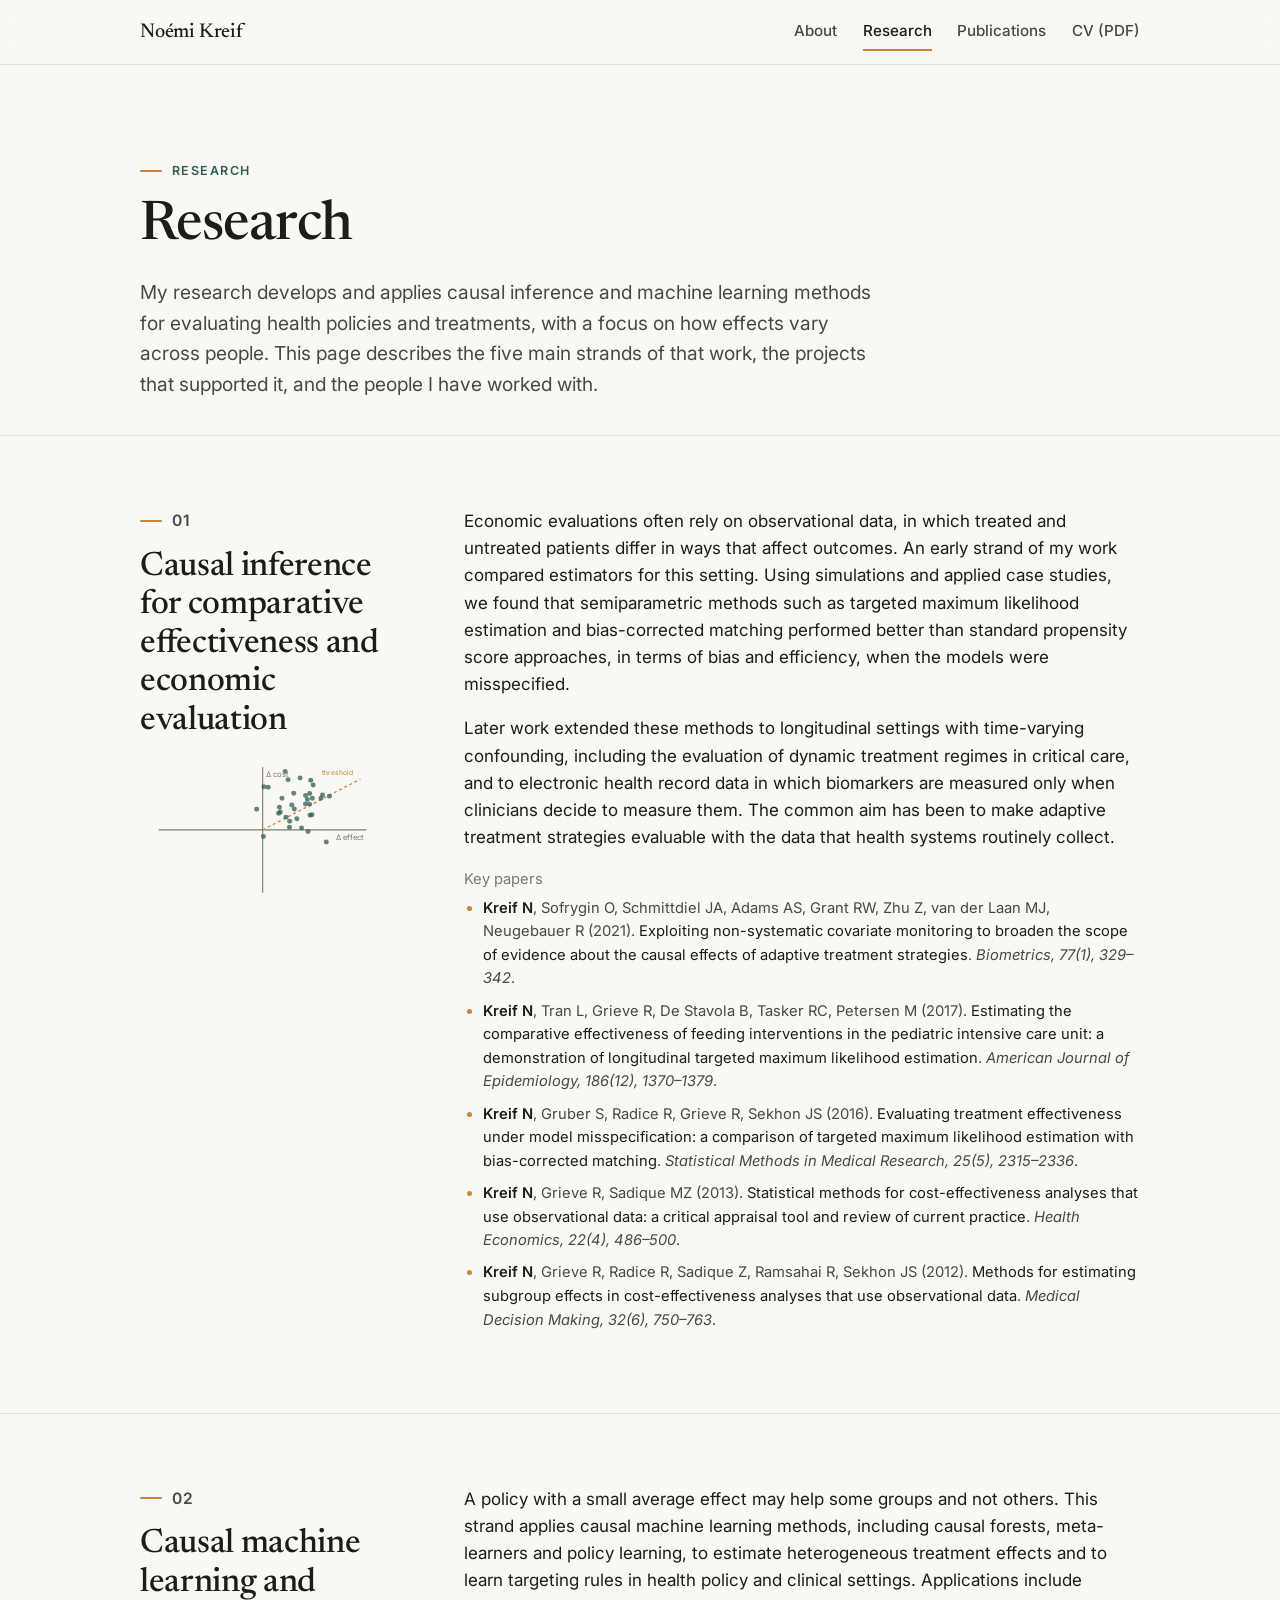
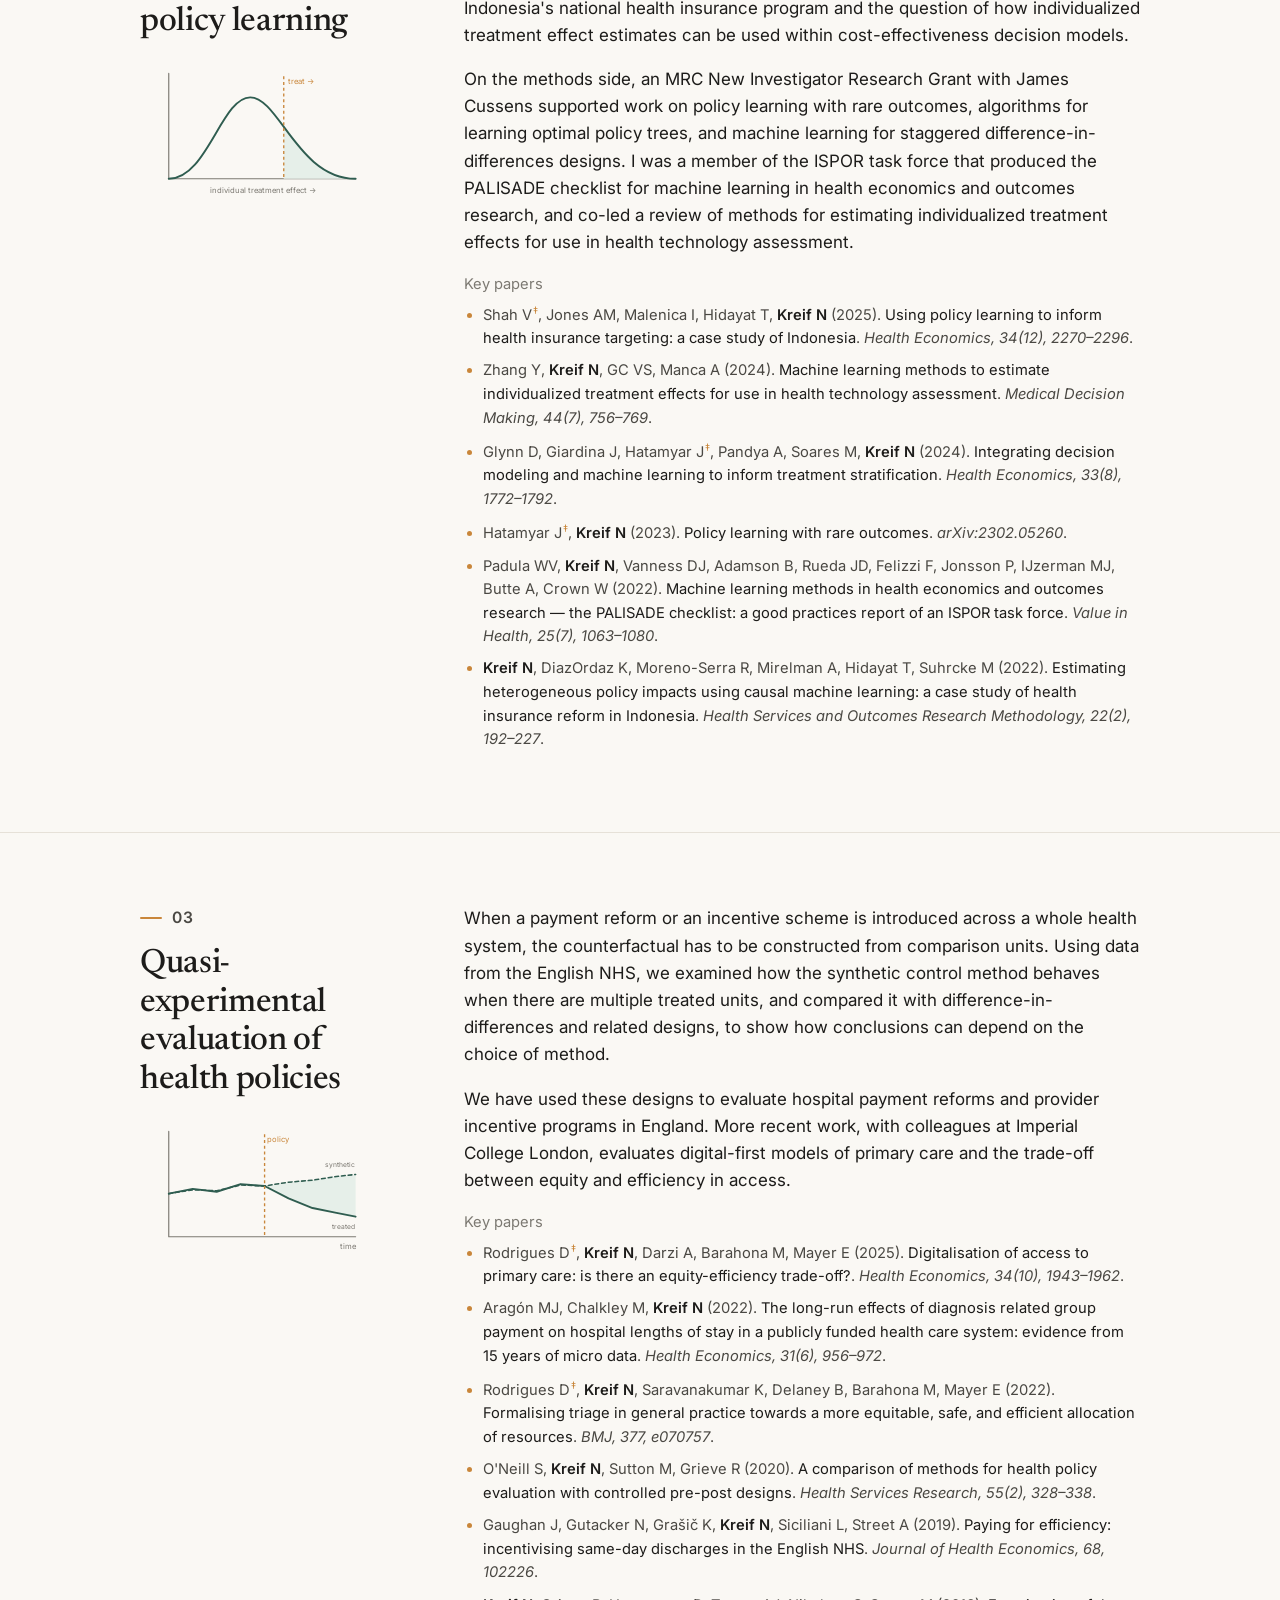
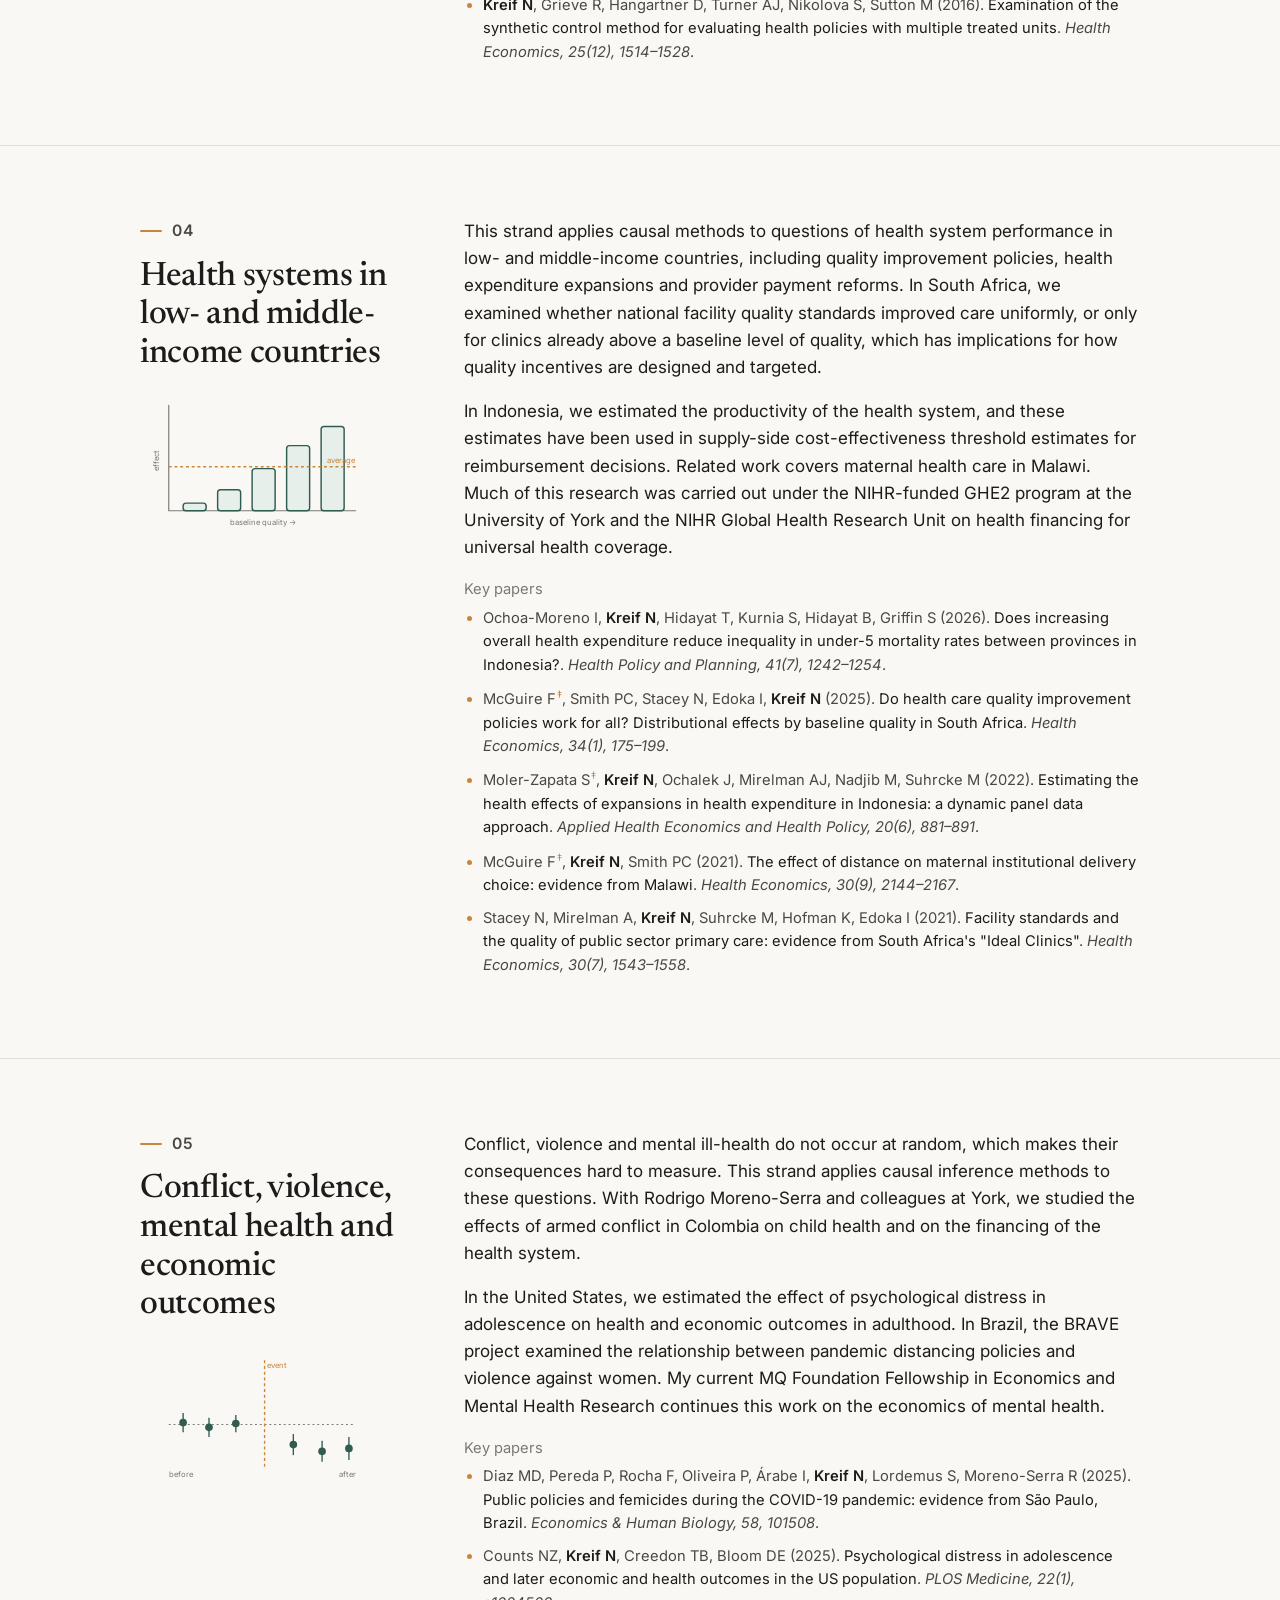
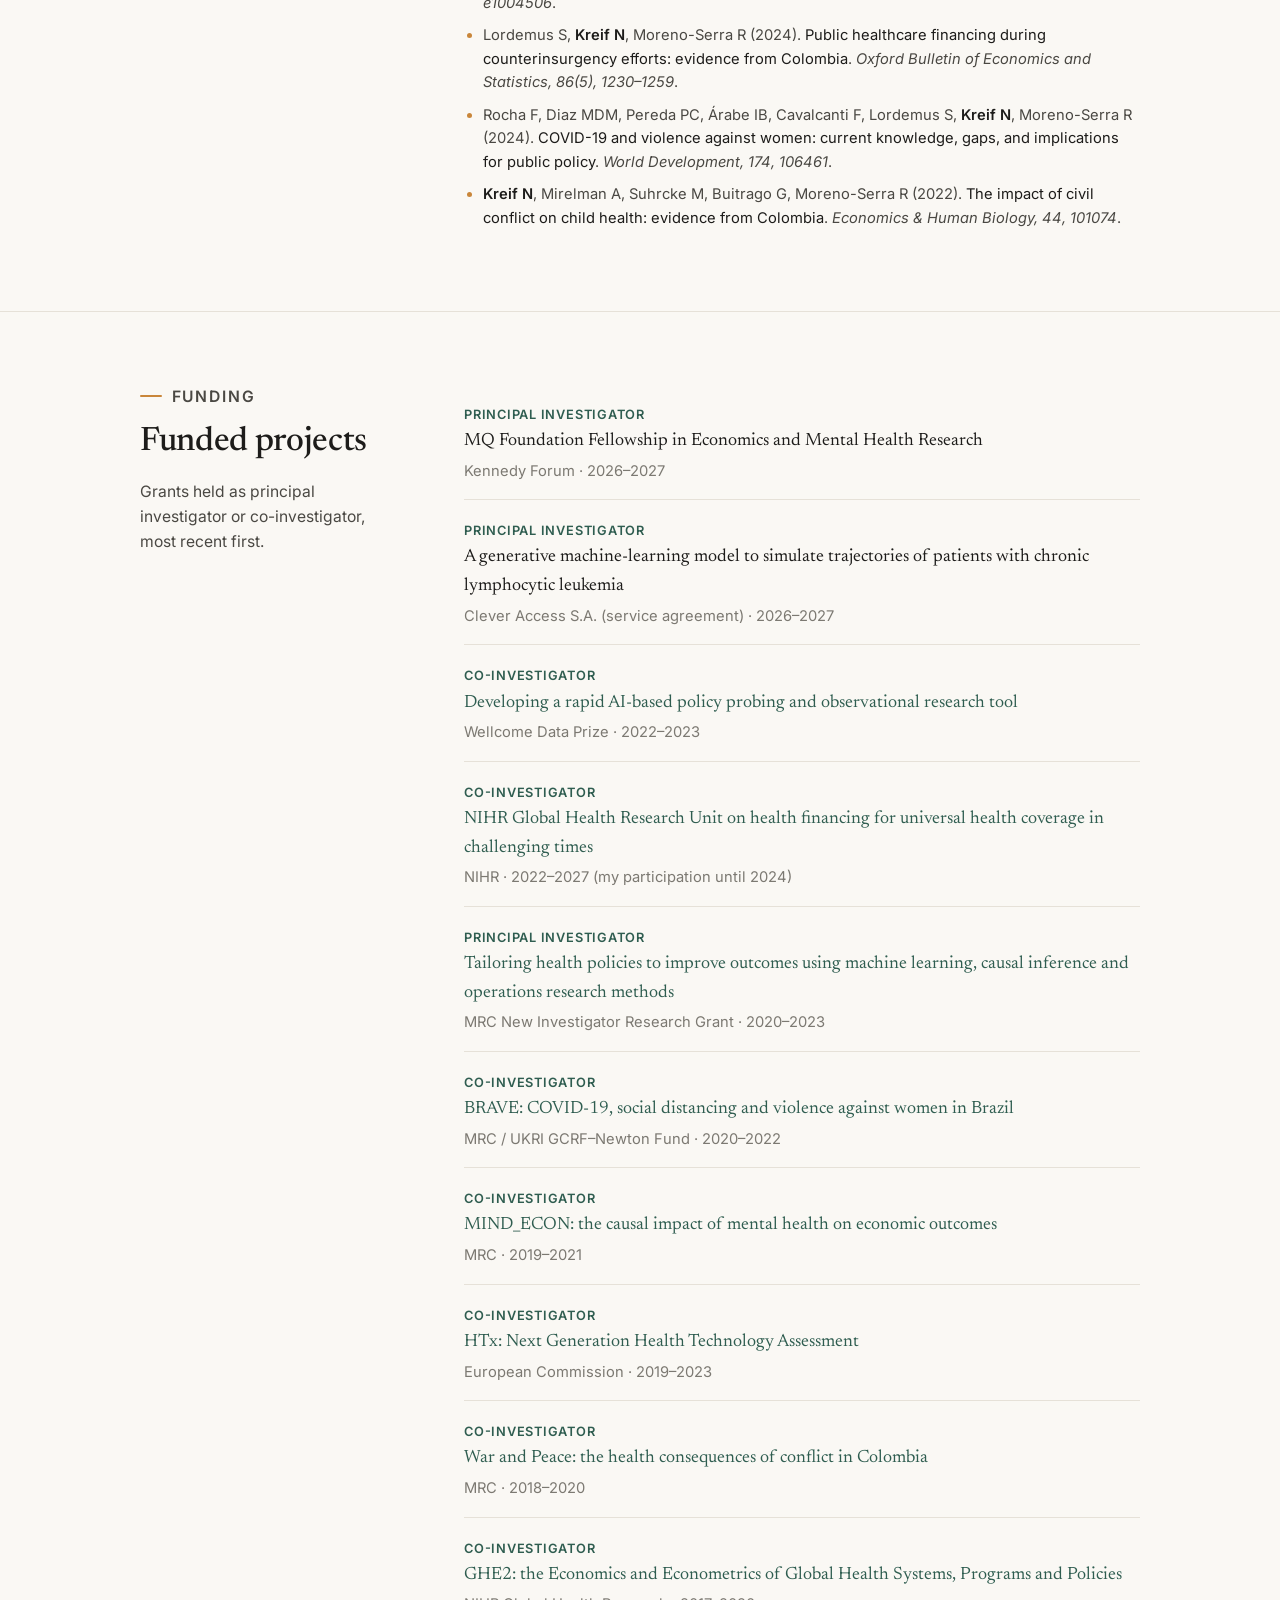
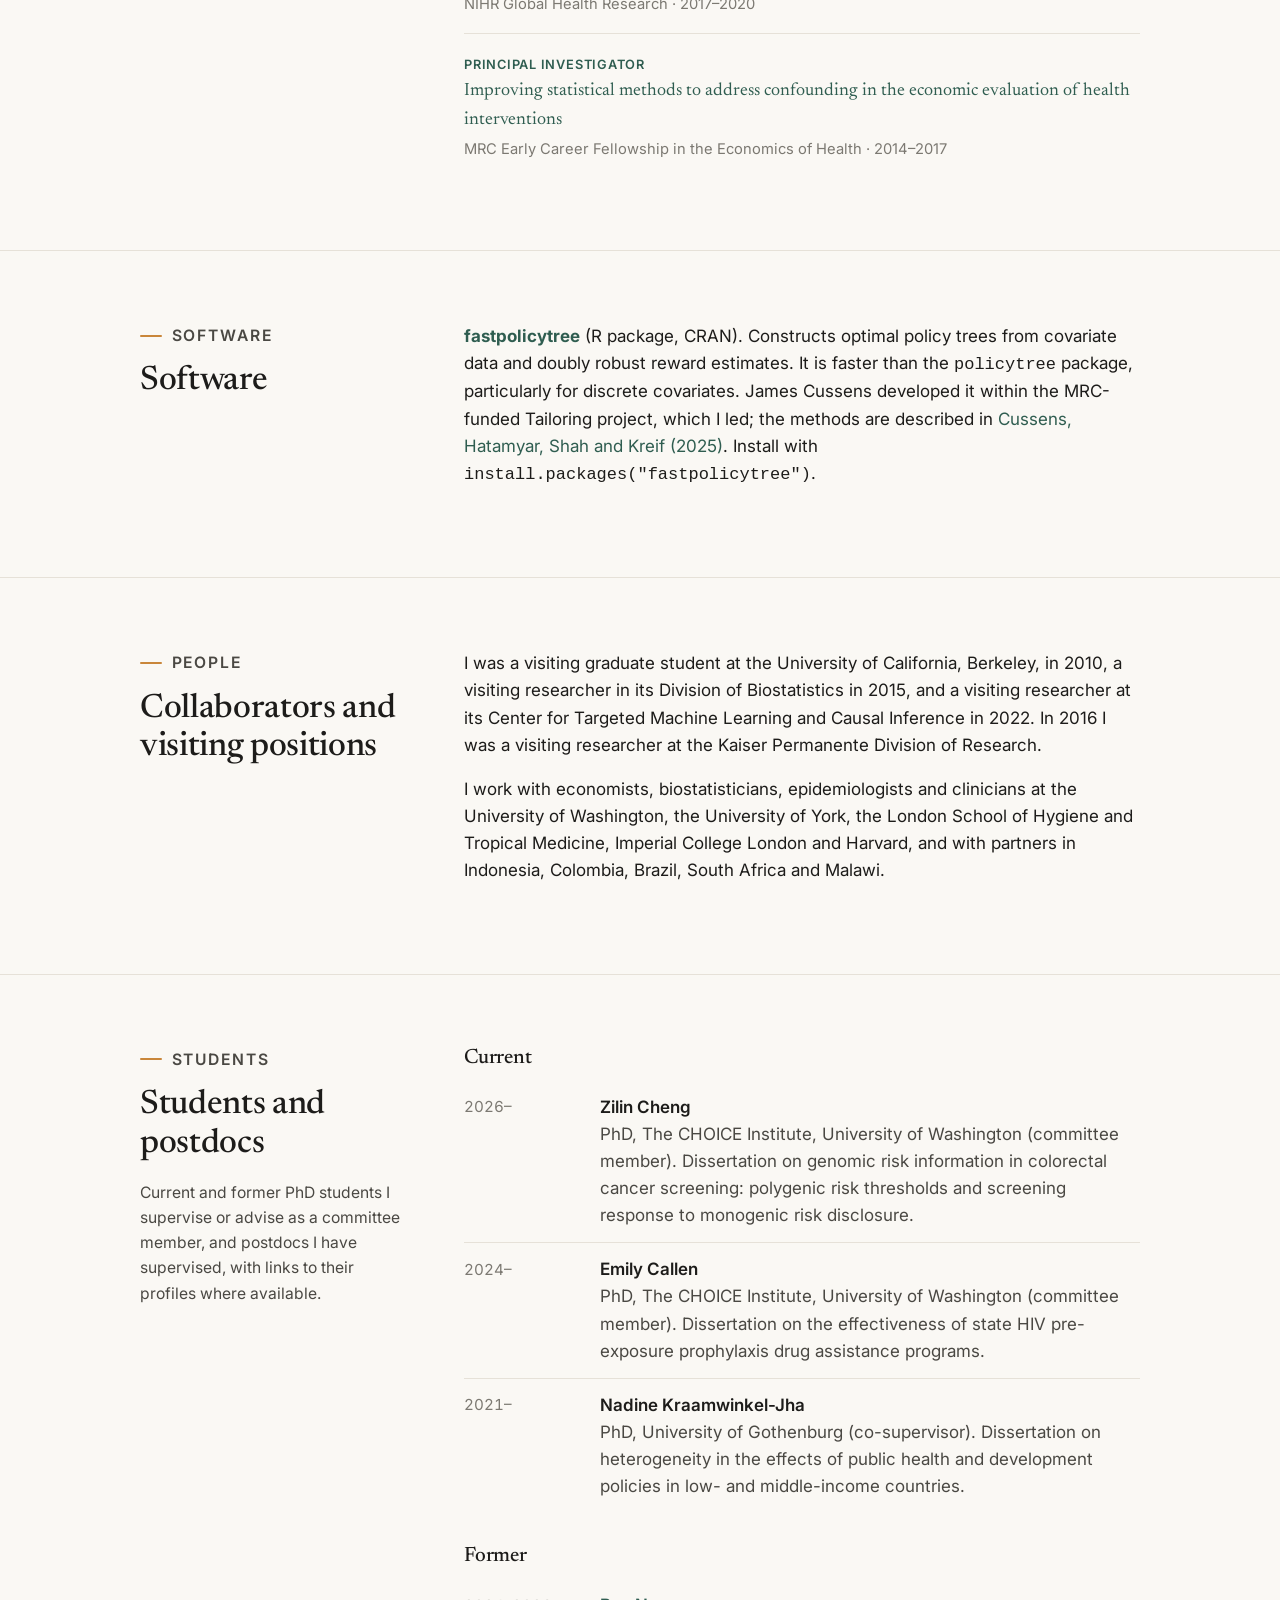
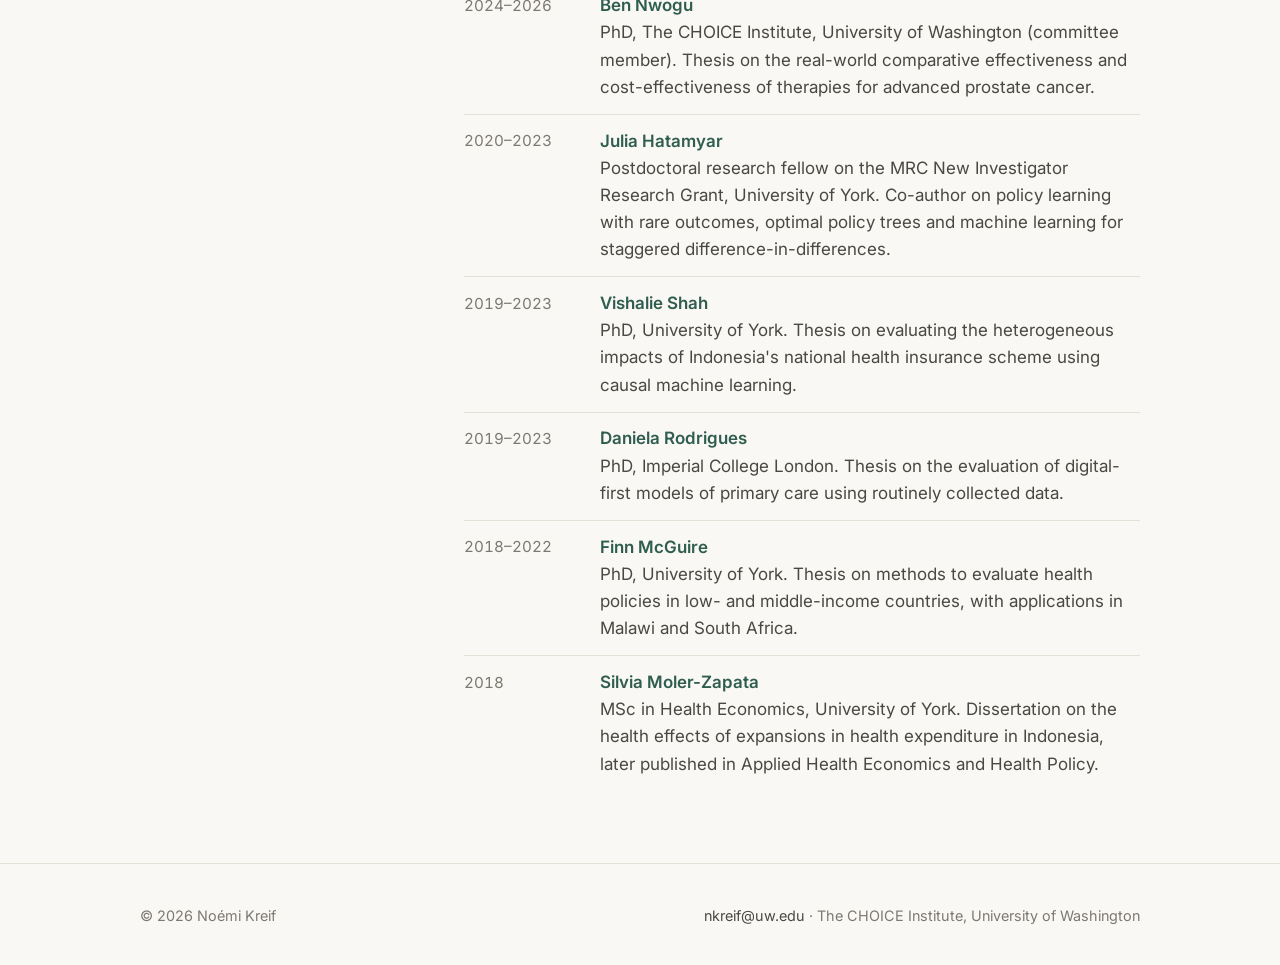
<file: research.html>
<!DOCTYPE html>
<html lang="en">
<head>
  <meta charset="utf-8">
  <meta name="viewport" content="width=device-width, initial-scale=1">
  <title>Research · Noémi Kreif</title>
  <meta name="description" content="Research of Noémi Kreif: causal inference and causal machine learning for health economic evaluation, quasi-experimental policy evaluation, health systems in low- and middle-income countries, and the health and economic consequences of conflict and violence.">
  <link rel="icon" href="assets/favicon.svg" type="image/svg+xml">
  <link rel="preconnect" href="https://fonts.googleapis.com">
  <link rel="preconnect" href="https://fonts.gstatic.com" crossorigin>
  <link href="https://fonts.googleapis.com/css2?family=Inter:wght@400;500;600&family=Newsreader:ital,opsz,wght@0,6..72,400;0,6..72,500;1,6..72,400&display=swap" rel="stylesheet">
  <link rel="stylesheet" href="assets/style.css">
</head>
<body>

<header class="site-header">
  <div class="wrap">
    <a class="brand" href="index.html">Noémi Kreif</a>
    <nav class="nav" aria-label="Main">
      <a href="index.html">About</a>
      <a href="research.html" aria-current="page">Research</a>
      <a href="publications.html">Publications</a>
      <a href="assets/Kreif_CV.pdf" target="_blank" rel="noopener">CV (PDF)</a>
    </nav>
  </div>
</header>

<main>
  <section class="hero" style="padding-bottom: 1rem;">
    <div class="wrap" style="display:block;">
      <p class="eyebrow">Research</p>
      <h1>Research</h1>
      <p class="lede">My research develops and applies causal inference and machine learning methods for evaluating health policies and treatments, with a focus on how effects vary across people. This page describes the five main strands of that work, the projects that supported it, and the people I have worked with.</p>
    </div>
  </section>

  <section id="causal-inference">
    <div class="wrap split">
      <div class="side">
        <p class="eyebrow">01</p>
        <h2>Causal inference for comparative effectiveness and economic evaluation</h2>
        <svg class="sketch" viewBox="0 0 240 150" role="img" aria-label="Sketch of a cost-effectiveness plane with an uncertainty cloud" xmlns="http://www.w3.org/2000/svg"><path d="M20 75 L236 75 M128 10 L128 140" stroke="var(--ink-3)" stroke-width="1.2" fill="none" stroke-linecap="round" stroke-linejoin="round"/><line x1="128" y1="75" x2="230" y2="22" stroke="var(--highlight)" stroke-width="1.4" stroke-dasharray="3 3"/><circle cx="160.4" cy="36.8" r="2.6" fill="var(--accent)" fill-opacity="0.75"/><circle cx="161.0" cy="53.3" r="2.6" fill="var(--accent)" fill-opacity="0.75"/><circle cx="145.5" cy="51.3" r="2.6" fill="var(--accent)" fill-opacity="0.75"/><circle cx="190.5" cy="38.5" r="2.6" fill="var(--accent)" fill-opacity="0.75"/><circle cx="188.8" cy="42.0" r="2.6" fill="var(--accent)" fill-opacity="0.75"/><circle cx="174.7" cy="43.3" r="2.6" fill="var(--accent)" fill-opacity="0.75"/><circle cx="129.3" cy="29.9" r="2.6" fill="var(--accent)" fill-opacity="0.75"/><circle cx="177.1" cy="37.0" r="2.6" fill="var(--accent)" fill-opacity="0.75"/><circle cx="128.8" cy="81.9" r="2.6" fill="var(--accent)" fill-opacity="0.75"/><circle cx="146.4" cy="56.4" r="2.6" fill="var(--accent)" fill-opacity="0.75"/><circle cx="172.7" cy="47.9" r="2.6" fill="var(--accent)" fill-opacity="0.75"/><circle cx="177.5" cy="59.8" r="2.6" fill="var(--accent)" fill-opacity="0.75"/><circle cx="172.8" cy="39.1" r="2.6" fill="var(--accent)" fill-opacity="0.75"/><circle cx="151.5" cy="14.0" r="2.6" fill="var(--accent)" fill-opacity="0.75"/><circle cx="178.2" cy="23.1" r="2.6" fill="var(--accent)" fill-opacity="0.75"/><circle cx="152.4" cy="61.8" r="2.6" fill="var(--accent)" fill-opacity="0.75"/><circle cx="158.4" cy="49.1" r="2.6" fill="var(--accent)" fill-opacity="0.75"/><circle cx="179.9" cy="42.0" r="2.6" fill="var(--accent)" fill-opacity="0.75"/><circle cx="156.2" cy="66.1" r="2.6" fill="var(--accent)" fill-opacity="0.75"/><circle cx="154.5" cy="22.6" r="2.6" fill="var(--accent)" fill-opacity="0.75"/><circle cx="148.2" cy="42.1" r="2.6" fill="var(--accent)" fill-opacity="0.75"/><circle cx="175.4" cy="76.8" r="2.6" fill="var(--accent)" fill-opacity="0.75"/><circle cx="167.1" cy="20.9" r="2.6" fill="var(--accent)" fill-opacity="0.75"/><circle cx="121.7" cy="53.4" r="2.6" fill="var(--accent)" fill-opacity="0.75"/><circle cx="163.7" cy="63.3" r="2.6" fill="var(--accent)" fill-opacity="0.75"/><circle cx="176.9" cy="48.2" r="2.6" fill="var(--accent)" fill-opacity="0.75"/><circle cx="133.8" cy="30.4" r="2.6" fill="var(--accent)" fill-opacity="0.75"/><circle cx="180.7" cy="28.1" r="2.6" fill="var(--accent)" fill-opacity="0.75"/><circle cx="197.7" cy="39.8" r="2.6" fill="var(--accent)" fill-opacity="0.75"/><circle cx="168.6" cy="73.0" r="2.6" fill="var(--accent)" fill-opacity="0.75"/><circle cx="179.5" cy="59.2" r="2.6" fill="var(--accent)" fill-opacity="0.75"/><circle cx="156.0" cy="72.3" r="2.6" fill="var(--accent)" fill-opacity="0.75"/><circle cx="144.7" cy="57.6" r="2.6" fill="var(--accent)" fill-opacity="0.75"/><circle cx="194.4" cy="87.6" r="2.6" fill="var(--accent)" fill-opacity="0.75"/><text x="234" y="86" text-anchor="end" font-size="8" font-family="Inter, system-ui, sans-serif" fill="var(--ink-3)" >&#916; effect</text><text x="132" y="20" text-anchor="start" font-size="8" font-family="Inter, system-ui, sans-serif" fill="var(--ink-3)" >&#916; cost</text><text x="222" y="18" text-anchor="end" font-size="7" font-family="Inter, system-ui, sans-serif" fill="var(--highlight)" >threshold</text></svg>
      </div>
      <div class="prose">
        <p>Economic evaluations often rely on observational data, in which treated and untreated patients differ in ways that affect outcomes. An early strand of my work compared estimators for this setting. Using simulations and applied case studies, we found that semiparametric methods such as targeted maximum likelihood estimation and bias-corrected matching performed better than standard propensity score approaches, in terms of bias and efficiency, when the models were misspecified.</p>
        <p>Later work extended these methods to longitudinal settings with time-varying confounding, including the evaluation of dynamic treatment regimes in critical care, and to electronic health record data in which biomarkers are measured only when clinicians decide to measure them. The common aim has been to make adaptive treatment strategies evaluable with the data that health systems routinely collect.</p>
        <p class="small muted cite-label">Key papers</p>
<!-- pubs:strand1:full:start -->
<ul class="cite-list">
<li><b>Kreif N</b>, Sofrygin O, Schmittdiel JA, Adams AS, Grant RW, Zhu Z, van der Laan MJ, Neugebauer R (2021). <a href="https://doi.org/10.1111/biom.13271" target="_blank" rel="noopener">Exploiting non-systematic covariate monitoring to broaden the scope of evidence about the causal effects of adaptive treatment strategies</a>. <i>Biometrics, 77(1), 329–342</i>.</li>
<li><b>Kreif N</b>, Tran L, Grieve R, De Stavola B, Tasker RC, Petersen M (2017). <a href="https://doi.org/10.1093/aje/kwx213" target="_blank" rel="noopener">Estimating the comparative effectiveness of feeding interventions in the pediatric intensive care unit: a demonstration of longitudinal targeted maximum likelihood estimation</a>. <i>American Journal of Epidemiology, 186(12), 1370–1379</i>.</li>
<li><b>Kreif N</b>, Gruber S, Radice R, Grieve R, Sekhon JS (2016). <a href="https://doi.org/10.1177/0962280214521341" target="_blank" rel="noopener">Evaluating treatment effectiveness under model misspecification: a comparison of targeted maximum likelihood estimation with bias-corrected matching</a>. <i>Statistical Methods in Medical Research, 25(5), 2315–2336</i>.</li>
<li><b>Kreif N</b>, Grieve R, Sadique MZ (2013). <a href="https://doi.org/10.1002/hec.2806" target="_blank" rel="noopener">Statistical methods for cost-effectiveness analyses that use observational data: a critical appraisal tool and review of current practice</a>. <i>Health Economics, 22(4), 486–500</i>.</li>
<li><b>Kreif N</b>, Grieve R, Radice R, Sadique Z, Ramsahai R, Sekhon JS (2012). <a href="https://doi.org/10.1177/0272989x12448929" target="_blank" rel="noopener">Methods for estimating subgroup effects in cost-effectiveness analyses that use observational data</a>. <i>Medical Decision Making, 32(6), 750–763</i>.</li>
</ul>
<!-- pubs:strand1:full:end -->
      </div>
    </div>
  </section>

  <section id="causal-machine-learning">
    <div class="wrap split">
      <div class="side">
        <p class="eyebrow">02</p>
        <h2>Causal machine learning and policy learning</h2>
        <svg class="sketch" viewBox="0 0 240 150" role="img" aria-label="Sketch of a distribution of individual treatment effects with a targeting threshold" xmlns="http://www.w3.org/2000/svg"><defs><clipPath id="clip-ite"><rect x="150" y="0" width="90" height="150"/></clipPath></defs><path d="M30 15 L30 125 L225 125" stroke="var(--ink-3)" stroke-width="1.2" fill="none" stroke-linecap="round" stroke-linejoin="round"/><path d="M30 125 C 70 125, 85 40, 115 40 C 145 40, 165 125, 225 125 Z" fill="var(--accent-soft)" clip-path="url(#clip-ite)"/><path d="M30 125 C 70 125, 85 40, 115 40 C 145 40, 165 125, 225 125" stroke="var(--accent)" stroke-width="2" fill="none" stroke-linecap="round" stroke-linejoin="round"/><line x1="150" y1="18" x2="150" y2="125" stroke="var(--highlight)" stroke-width="1.4" stroke-dasharray="3 3"/><text x="154" y="26" text-anchor="start" font-size="8" font-family="Inter, system-ui, sans-serif" fill="var(--highlight)" >treat &#8594;</text><text x="128" y="140" text-anchor="middle" font-size="8" font-family="Inter, system-ui, sans-serif" fill="var(--ink-3)" >individual treatment effect &#8594;</text></svg>
      </div>
      <div class="prose">
        <p>A policy with a small average effect may help some groups and not others. This strand applies causal machine learning methods, including causal forests, meta-learners and policy learning, to estimate heterogeneous treatment effects and to learn targeting rules in health policy and clinical settings. Applications include Indonesia's national health insurance program and the question of how individualized treatment effect estimates can be used within cost-effectiveness decision models.</p>
        <p>On the methods side, an MRC New Investigator Research Grant with James Cussens supported work on policy learning with rare outcomes, algorithms for learning optimal policy trees, and machine learning for staggered difference-in-differences designs. I was a member of the ISPOR task force that produced the PALISADE checklist for machine learning in health economics and outcomes research, and co-led a review of methods for estimating individualized treatment effects for use in health technology assessment.</p>
        <p class="small muted cite-label">Key papers</p>
<!-- pubs:strand2:full:start -->
<ul class="cite-list">
<li>Shah V<sup class="trainee" title="Student or trainee co-author">‡</sup>, Jones AM, Malenica I, Hidayat T, <b>Kreif N</b> (2025). <a href="https://doi.org/10.1002/hec.70031" target="_blank" rel="noopener">Using policy learning to inform health insurance targeting: a case study of Indonesia</a>. <i>Health Economics, 34(12), 2270–2296</i>.</li>
<li>Zhang Y, <b>Kreif N</b>, GC VS, Manca A (2024). <a href="https://doi.org/10.1177/0272989x241263356" target="_blank" rel="noopener">Machine learning methods to estimate individualized treatment effects for use in health technology assessment</a>. <i>Medical Decision Making, 44(7), 756–769</i>.</li>
<li>Glynn D, Giardina J, Hatamyar J<sup class="trainee" title="Student or trainee co-author">‡</sup>, Pandya A, Soares M, <b>Kreif N</b> (2024). <a href="https://doi.org/10.1002/hec.4834" target="_blank" rel="noopener">Integrating decision modeling and machine learning to inform treatment stratification</a>. <i>Health Economics, 33(8), 1772–1792</i>.</li>
<li>Hatamyar J<sup class="trainee" title="Student or trainee co-author">‡</sup>, <b>Kreif N</b> (2023). <a href="https://arxiv.org/abs/2302.05260" target="_blank" rel="noopener">Policy learning with rare outcomes</a>. <i>arXiv:2302.05260</i>.</li>
<li>Padula WV, <b>Kreif N</b>, Vanness DJ, Adamson B, Rueda JD, Felizzi F, Jonsson P, IJzerman MJ, Butte A, Crown W (2022). <a href="https://doi.org/10.1016/j.jval.2022.03.022" target="_blank" rel="noopener">Machine learning methods in health economics and outcomes research — the PALISADE checklist: a good practices report of an ISPOR task force</a>. <i>Value in Health, 25(7), 1063–1080</i>.</li>
<li><b>Kreif N</b>, DiazOrdaz K, Moreno-Serra R, Mirelman A, Hidayat T, Suhrcke M (2022). <a href="https://doi.org/10.1007/s10742-021-00259-3" target="_blank" rel="noopener">Estimating heterogeneous policy impacts using causal machine learning: a case study of health insurance reform in Indonesia</a>. <i>Health Services and Outcomes Research Methodology, 22(2), 192–227</i>.</li>
</ul>
<!-- pubs:strand2:full:end -->
      </div>
    </div>
  </section>

  <section id="quasi-experimental">
    <div class="wrap split">
      <div class="side">
        <p class="eyebrow">03</p>
        <h2>Quasi-experimental evaluation of health policies</h2>
        <svg class="sketch" viewBox="0 0 240 150" role="img" aria-label="Sketch of a synthetic control comparison before and after a policy" xmlns="http://www.w3.org/2000/svg"><path d="M30 15 L30 125 L225 125" stroke="var(--ink-3)" stroke-width="1.2" fill="none" stroke-linecap="round" stroke-linejoin="round"/><polygon points="130,72 155,85 180,95 205,100 225,104 225,60 205,62 180,66 155,68 130,72" fill="var(--accent-soft)"/><polyline points="30,80 55,76 80,77 105,71 130,72 155,68 180,66 205,62 225,60" stroke="var(--accent)" stroke-width="1.6" stroke-dasharray="4 3" fill="none" stroke-linecap="round" stroke-linejoin="round"/><polyline points="30,80 55,75 80,78 105,70 130,72 155,85 180,95 205,100 225,104" stroke="var(--accent)" stroke-width="2" fill="none" stroke-linecap="round" stroke-linejoin="round"/><line x1="130" y1="18" x2="130" y2="125" stroke="var(--highlight)" stroke-width="1.4" stroke-dasharray="3 3"/><text x="133" y="26" text-anchor="start" font-size="8" font-family="Inter, system-ui, sans-serif" fill="var(--highlight)" >policy</text><text x="224" y="52" text-anchor="end" font-size="7" font-family="Inter, system-ui, sans-serif" fill="var(--ink-3)" >synthetic</text><text x="224" y="117" text-anchor="end" font-size="7" font-family="Inter, system-ui, sans-serif" fill="var(--ink-3)" >treated</text><text x="225" y="138" text-anchor="end" font-size="8" font-family="Inter, system-ui, sans-serif" fill="var(--ink-3)" >time</text></svg>
      </div>
      <div class="prose">
        <p>When a payment reform or an incentive scheme is introduced across a whole health system, the counterfactual has to be constructed from comparison units. Using data from the English NHS, we examined how the synthetic control method behaves when there are multiple treated units, and compared it with difference-in-differences and related designs, to show how conclusions can depend on the choice of method.</p>
        <p>We have used these designs to evaluate hospital payment reforms and provider incentive programs in England. More recent work, with colleagues at Imperial College London, evaluates digital-first models of primary care and the trade-off between equity and efficiency in access.</p>
        <p class="small muted cite-label">Key papers</p>
<!-- pubs:strand3:full:start -->
<ul class="cite-list">
<li>Rodrigues D<sup class="trainee" title="Student or trainee co-author">‡</sup>, <b>Kreif N</b>, Darzi A, Barahona M, Mayer E (2025). <a href="https://doi.org/10.1002/hec.70014" target="_blank" rel="noopener">Digitalisation of access to primary care: is there an equity-efficiency trade-off?</a>. <i>Health Economics, 34(10), 1943–1962</i>.</li>
<li>Aragón MJ, Chalkley M, <b>Kreif N</b> (2022). <a href="https://doi.org/10.1002/hec.4479" target="_blank" rel="noopener">The long-run effects of diagnosis related group payment on hospital lengths of stay in a publicly funded health care system: evidence from 15 years of micro data</a>. <i>Health Economics, 31(6), 956–972</i>.</li>
<li>Rodrigues D<sup class="trainee" title="Student or trainee co-author">‡</sup>, <b>Kreif N</b>, Saravanakumar K, Delaney B, Barahona M, Mayer E (2022). <a href="https://doi.org/10.1136/bmj-2022-070757" target="_blank" rel="noopener">Formalising triage in general practice towards a more equitable, safe, and efficient allocation of resources</a>. <i>BMJ, 377, e070757</i>.</li>
<li>O&#x27;Neill S, <b>Kreif N</b>, Sutton M, Grieve R (2020). <a href="https://doi.org/10.1111/1475-6773.13274" target="_blank" rel="noopener">A comparison of methods for health policy evaluation with controlled pre-post designs</a>. <i>Health Services Research, 55(2), 328–338</i>.</li>
<li>Gaughan J, Gutacker N, Grašič K, <b>Kreif N</b>, Siciliani L, Street A (2019). <a href="https://doi.org/10.1016/j.jhealeco.2019.102226" target="_blank" rel="noopener">Paying for efficiency: incentivising same-day discharges in the English NHS</a>. <i>Journal of Health Economics, 68, 102226</i>.</li>
<li><b>Kreif N</b>, Grieve R, Hangartner D, Turner AJ, Nikolova S, Sutton M (2016). <a href="https://doi.org/10.1002/hec.3258" target="_blank" rel="noopener">Examination of the synthetic control method for evaluating health policies with multiple treated units</a>. <i>Health Economics, 25(12), 1514–1528</i>.</li>
</ul>
<!-- pubs:strand3:full:end -->
      </div>
    </div>
  </section>

  <section id="lmic-health-systems">
    <div class="wrap split">
      <div class="side">
        <p class="eyebrow">04</p>
        <h2>Health systems in low- and middle-income countries</h2>
        <svg class="sketch" viewBox="0 0 240 150" role="img" aria-label="Sketch of policy effects that vary with baseline quality" xmlns="http://www.w3.org/2000/svg"><path d="M30 15 L30 125 L225 125" stroke="var(--ink-3)" stroke-width="1.2" fill="none" stroke-linecap="round" stroke-linejoin="round"/><rect x="45" y="117" width="24" height="8" rx="3" fill="var(--accent-soft)" stroke="var(--accent)" stroke-width="1.5"/><rect x="81" y="103" width="24" height="22" rx="3" fill="var(--accent-soft)" stroke="var(--accent)" stroke-width="1.5"/><rect x="117" y="81" width="24" height="44" rx="3" fill="var(--accent-soft)" stroke="var(--accent)" stroke-width="1.5"/><rect x="153" y="57" width="24" height="68" rx="3" fill="var(--accent-soft)" stroke="var(--accent)" stroke-width="1.5"/><rect x="189" y="37" width="24" height="88" rx="3" fill="var(--accent-soft)" stroke="var(--accent)" stroke-width="1.5"/><line x1="30" y1="79" x2="225" y2="79" stroke="var(--highlight)" stroke-width="1.4" stroke-dasharray="3 3"/><text x="224" y="75.0" text-anchor="end" font-size="8" font-family="Inter, system-ui, sans-serif" fill="var(--highlight)" >average</text><text x="128" y="140" text-anchor="middle" font-size="8" font-family="Inter, system-ui, sans-serif" fill="var(--ink-3)" >baseline quality &#8594;</text><text x="20" y="72" text-anchor="middle" font-size="8" font-family="Inter, system-ui, sans-serif" fill="var(--ink-3)" transform="rotate(-90 20 72)">effect</text></svg>
      </div>
      <div class="prose">
        <p>This strand applies causal methods to questions of health system performance in low- and middle-income countries, including quality improvement policies, health expenditure expansions and provider payment reforms. In South Africa, we examined whether national facility quality standards improved care uniformly, or only for clinics already above a baseline level of quality, which has implications for how quality incentives are designed and targeted.</p>
        <p>In Indonesia, we estimated the productivity of the health system, and these estimates have been used in supply-side cost-effectiveness threshold estimates for reimbursement decisions. Related work covers maternal health care in Malawi. Much of this research was carried out under the NIHR-funded GHE2 program at the University of York and the NIHR Global Health Research Unit on health financing for universal health coverage.</p>
        <p class="small muted cite-label">Key papers</p>
<!-- pubs:strand4:full:start -->
<ul class="cite-list">
<li>Ochoa-Moreno I, <b>Kreif N</b>, Hidayat T, Kurnia S, Hidayat B, Griffin S (2026). <a href="https://doi.org/10.1093/heapol/czag081" target="_blank" rel="noopener">Does increasing overall health expenditure reduce inequality in under-5 mortality rates between provinces in Indonesia?</a>. <i>Health Policy and Planning, 41(7), 1242–1254</i>.</li>
<li>McGuire F<sup class="trainee" title="Student or trainee co-author">‡</sup>, Smith PC, Stacey N, Edoka I, <b>Kreif N</b> (2025). <a href="https://doi.org/10.1002/hec.4899" target="_blank" rel="noopener">Do health care quality improvement policies work for all? Distributional effects by baseline quality in South Africa</a>. <i>Health Economics, 34(1), 175–199</i>.</li>
<li>Moler-Zapata S<sup class="trainee" title="Student or trainee co-author">‡</sup>, <b>Kreif N</b>, Ochalek J, Mirelman AJ, Nadjib M, Suhrcke M (2022). <a href="https://doi.org/10.1007/s40258-022-00752-x" target="_blank" rel="noopener">Estimating the health effects of expansions in health expenditure in Indonesia: a dynamic panel data approach</a>. <i>Applied Health Economics and Health Policy, 20(6), 881–891</i>.</li>
<li>McGuire F<sup class="trainee" title="Student or trainee co-author">‡</sup>, <b>Kreif N</b>, Smith PC (2021). <a href="https://doi.org/10.1002/hec.4368" target="_blank" rel="noopener">The effect of distance on maternal institutional delivery choice: evidence from Malawi</a>. <i>Health Economics, 30(9), 2144–2167</i>.</li>
<li>Stacey N, Mirelman A, <b>Kreif N</b>, Suhrcke M, Hofman K, Edoka I (2021). <a href="https://doi.org/10.1002/hec.4228" target="_blank" rel="noopener">Facility standards and the quality of public sector primary care: evidence from South Africa&#x27;s &quot;Ideal Clinics&quot;</a>. <i>Health Economics, 30(7), 1543–1558</i>.</li>
</ul>
<!-- pubs:strand4:full:end -->
      </div>
    </div>
  </section>

  <section id="conflict-violence-mental-health">
    <div class="wrap split">
      <div class="side">
        <p class="eyebrow">05</p>
        <h2>Conflict, violence, mental health and economic outcomes</h2>
        <svg class="sketch" viewBox="0 0 240 150" role="img" aria-label="Sketch of an event study with effects appearing after exposure" xmlns="http://www.w3.org/2000/svg"><line x1="30" y1="85" x2="225" y2="85" stroke="var(--ink-3)" stroke-width="1.2" stroke-dasharray="2 3"/><line x1="130" y1="18" x2="130" y2="130" stroke="var(--highlight)" stroke-width="1.4" stroke-dasharray="3 3"/><text x="133" y="26" text-anchor="start" font-size="8" font-family="Inter, system-ui, sans-serif" fill="var(--highlight)" >event</text><line x1="45" y1="73" x2="45" y2="93" stroke="var(--accent)" stroke-width="1.4"/><circle cx="45" cy="83" r="4" fill="var(--accent)"/><line x1="72" y1="78" x2="72" y2="98" stroke="var(--accent)" stroke-width="1.4"/><circle cx="72" cy="88" r="4" fill="var(--accent)"/><line x1="100" y1="75" x2="100" y2="93" stroke="var(--accent)" stroke-width="1.4"/><circle cx="100" cy="84" r="4" fill="var(--accent)"/><line x1="160" y1="95" x2="160" y2="117" stroke="var(--accent)" stroke-width="1.4"/><circle cx="160" cy="106" r="4" fill="var(--accent)"/><line x1="190" y1="102" x2="190" y2="124" stroke="var(--accent)" stroke-width="1.4"/><circle cx="190" cy="113" r="4" fill="var(--accent)"/><line x1="218" y1="98" x2="218" y2="122" stroke="var(--accent)" stroke-width="1.4"/><circle cx="218" cy="110" r="4" fill="var(--accent)"/><text x="30" y="140" text-anchor="start" font-size="8" font-family="Inter, system-ui, sans-serif" fill="var(--ink-3)" >before</text><text x="225" y="140" text-anchor="end" font-size="8" font-family="Inter, system-ui, sans-serif" fill="var(--ink-3)" >after</text></svg>
      </div>
      <div class="prose">
        <p>Conflict, violence and mental ill-health do not occur at random, which makes their consequences hard to measure. This strand applies causal inference methods to these questions. With Rodrigo Moreno-Serra and colleagues at York, we studied the effects of armed conflict in Colombia on child health and on the financing of the health system.</p>
        <p>In the United States, we estimated the effect of psychological distress in adolescence on health and economic outcomes in adulthood. In Brazil, the BRAVE project examined the relationship between pandemic distancing policies and violence against women. My current MQ Foundation Fellowship in Economics and Mental Health Research continues this work on the economics of mental health.</p>
        <p class="small muted cite-label">Key papers</p>
<!-- pubs:strand5:full:start -->
<ul class="cite-list">
<li>Diaz MD, Pereda P, Rocha F, Oliveira P, Árabe I, <b>Kreif N</b>, Lordemus S, Moreno-Serra R (2025). <a href="https://doi.org/10.1016/j.ehb.2025.101508" target="_blank" rel="noopener">Public policies and femicides during the COVID-19 pandemic: evidence from São Paulo, Brazil</a>. <i>Economics &amp; Human Biology, 58, 101508</i>.</li>
<li>Counts NZ, <b>Kreif N</b>, Creedon TB, Bloom DE (2025). <a href="https://doi.org/10.1371/journal.pmed.1004506" target="_blank" rel="noopener">Psychological distress in adolescence and later economic and health outcomes in the US population</a>. <i>PLOS Medicine, 22(1), e1004506</i>.</li>
<li>Lordemus S, <b>Kreif N</b>, Moreno-Serra R (2024). <a href="https://doi.org/10.1111/obes.12603" target="_blank" rel="noopener">Public healthcare financing during counterinsurgency efforts: evidence from Colombia</a>. <i>Oxford Bulletin of Economics and Statistics, 86(5), 1230–1259</i>.</li>
<li>Rocha F, Diaz MDM, Pereda PC, Árabe IB, Cavalcanti F, Lordemus S, <b>Kreif N</b>, Moreno-Serra R (2024). <a href="https://doi.org/10.1016/j.worlddev.2023.106461" target="_blank" rel="noopener">COVID-19 and violence against women: current knowledge, gaps, and implications for public policy</a>. <i>World Development, 174, 106461</i>.</li>
<li><b>Kreif N</b>, Mirelman A, Suhrcke M, Buitrago G, Moreno-Serra R (2022). <a href="https://doi.org/10.1016/j.ehb.2021.101074" target="_blank" rel="noopener">The impact of civil conflict on child health: evidence from Colombia</a>. <i>Economics &amp; Human Biology, 44, 101074</i>.</li>
</ul>
<!-- pubs:strand5:full:end -->
      </div>
    </div>
  </section>

  <section id="funded-projects">
    <div class="wrap split">
      <div class="side">
        <p class="eyebrow">Funding</p>
        <h2>Funded projects</h2>
        <p>Grants held as principal investigator or co-investigator, most recent first.</p>
      </div>
      <div>
        <div class="grant">
          <span class="role">Principal investigator</span>
          <p class="ptitle">MQ Foundation Fellowship in Economics and Mental Health Research</p>
          <p class="meta">Kennedy Forum · 2026–2027</p>
        </div>
        <div class="grant">
          <span class="role">Principal investigator</span>
          <p class="ptitle">A generative machine-learning model to simulate trajectories of patients with chronic lymphocytic leukemia</p>
          <p class="meta">Clever Access S.A. (service agreement) · 2026–2027</p>
        </div>
        <div class="grant">
          <span class="role">Co-investigator</span>
          <p class="ptitle"><a href="https://wellcome.org/our-priorities/mental-health/mental-health-data-prizes" target="_blank" rel="noopener">Developing a rapid AI-based policy probing and observational research tool</a></p>
          <p class="meta">Wellcome Data Prize · 2022–2023</p>
        </div>
        <div class="grant">
          <span class="role">Co-investigator</span>
          <p class="ptitle"><a href="https://fundingawards.nihr.ac.uk/award/NIHR133252" target="_blank" rel="noopener">NIHR Global Health Research Unit on health financing for universal health coverage in challenging times</a></p>
          <p class="meta">NIHR · 2022–2027 (my participation until 2024)</p>
        </div>
        <div class="grant">
          <span class="role">Principal investigator</span>
          <p class="ptitle"><a href="https://gtr.ukri.org/projects?ref=MR%2FT04487X%2F1" target="_blank" rel="noopener">Tailoring health policies to improve outcomes using machine learning, causal inference and operations research methods</a></p>
          <p class="meta">MRC New Investigator Research Grant · 2020–2023</p>
        </div>
        <div class="grant">
          <span class="role">Co-investigator</span>
          <p class="ptitle"><a href="https://www.york.ac.uk/research/coronavirus-research/society/domestic-violence-brazil/" target="_blank" rel="noopener">BRAVE: COVID-19, social distancing and violence against women in Brazil</a></p>
          <p class="meta">MRC / UKRI GCRF–Newton Fund · 2020–2022</p>
        </div>
        <div class="grant">
          <span class="role">Co-investigator</span>
          <p class="ptitle"><a href="https://gtr.ukri.org/projects?ref=MC_PC_MR%2FS007946%2F1" target="_blank" rel="noopener">MIND_ECON: the causal impact of mental health on economic outcomes</a></p>
          <p class="meta">MRC · 2019–2021</p>
        </div>
        <div class="grant">
          <span class="role">Co-investigator</span>
          <p class="ptitle"><a href="https://www.htx-h2020.eu/" target="_blank" rel="noopener">HTx: Next Generation Health Technology Assessment</a></p>
          <p class="meta">European Commission · 2019–2023</p>
        </div>
        <div class="grant">
          <span class="role">Co-investigator</span>
          <p class="ptitle"><a href="https://gtr.ukri.org/projects?ref=MR%2FR013667%2F1" target="_blank" rel="noopener">War and Peace: the health consequences of conflict in Colombia</a></p>
          <p class="meta">MRC · 2018–2020</p>
        </div>
        <div class="grant">
          <span class="role">Co-investigator</span>
          <p class="ptitle"><a href="https://sites.google.com/york.ac.uk/ghe2/about/research-team" target="_blank" rel="noopener">GHE2: the Economics and Econometrics of Global Health Systems, Programs and Policies</a></p>
          <p class="meta">NIHR Global Health Research · 2017–2020</p>
        </div>
        <div class="grant">
          <span class="role">Principal investigator</span>
          <p class="ptitle"><a href="https://gtr.ukri.org/projects?ref=MR%2FL012332%2F1" target="_blank" rel="noopener">Improving statistical methods to address confounding in the economic evaluation of health interventions</a></p>
          <p class="meta">MRC Early Career Fellowship in the Economics of Health · 2014–2017</p>
        </div>
      </div>
    </div>
  </section>

  <section id="software">
    <div class="wrap split">
      <div class="side">
        <p class="eyebrow">Software</p>
        <h2>Software</h2>
      </div>
      <div class="prose">
        <p><a href="https://cran.r-project.org/package=fastpolicytree" target="_blank" rel="noopener"><b>fastpolicytree</b></a> (R package, CRAN). Constructs optimal policy trees from covariate data and doubly robust reward estimates. It is faster than the <code>policytree</code> package, particularly for discrete covariates. James Cussens developed it within the MRC-funded Tailoring project, which I led; the methods are described in <a href="https://arxiv.org/abs/2506.15435" target="_blank" rel="noopener">Cussens, Hatamyar, Shah and Kreif (2025)</a>. Install with <code>install.packages("fastpolicytree")</code>.</p>
      </div>
    </div>
  </section>

  <section id="collaborators">
    <div class="wrap split">
      <div class="side">
        <p class="eyebrow">People</p>
        <h2>Collaborators and visiting positions</h2>
      </div>
      <div class="prose">
        <p>I was a visiting graduate student at the University of California, Berkeley, in 2010, a visiting researcher in its Division of Biostatistics in 2015, and a visiting researcher at its Center for Targeted Machine Learning and Causal Inference in 2022. In 2016 I was a visiting researcher at the Kaiser Permanente Division of Research.</p>
        <p>I work with economists, biostatisticians, epidemiologists and clinicians at the University of Washington, the University of York, the London School of Hygiene and Tropical Medicine, Imperial College London and Harvard, and with partners in Indonesia, Colombia, Brazil, South Africa and Malawi.</p>
      </div>
    </div>
  </section>

  <section id="students">
    <div class="wrap split">
      <div class="side">
        <p class="eyebrow">Students</p>
        <h2>Students and postdocs</h2>
        <p>Current and former PhD students I supervise or advise as a committee member, and postdocs I have supervised, with links to their profiles where available.</p>
      </div>
      <div>
      <h3>Current</h3>
      <ul class="timeline people">
        <li><span class="when">2026–</span><p class="what"><b>Zilin Cheng</b><span class="org">PhD, The CHOICE Institute, University of Washington (committee member). Dissertation on genomic risk information in colorectal cancer screening: polygenic risk thresholds and screening response to monogenic risk disclosure.</span></p></li>
        <li><span class="when">2024–</span><p class="what"><b>Emily Callen</b><span class="org">PhD, The CHOICE Institute, University of Washington (committee member). Dissertation on the effectiveness of state HIV pre-exposure prophylaxis drug assistance programs.</span></p></li>
        <li><span class="when">2021–</span><p class="what"><b>Nadine Kraamwinkel-Jha</b><span class="org">PhD, University of Gothenburg (co-supervisor). Dissertation on heterogeneity in the effects of public health and development policies in low- and middle-income countries.</span></p></li>
      </ul>
      <h3 style="margin-top: 2rem;">Former</h3>
      <ul class="timeline people">
        <li><span class="when">2024–2026</span><p class="what"><b><a href="https://www.linkedin.com/in/ben-nwogu/" target="_blank" rel="noopener">Ben Nwogu</a></b><span class="org">PhD, The CHOICE Institute, University of Washington (committee member). Thesis on the real-world comparative effectiveness and cost-effectiveness of therapies for advanced prostate cancer.</span></p></li>
        <li><span class="when">2020–2023</span><p class="what"><b><a href="https://scholar.google.com/citations?user=DaBEQnwAAAAJ" target="_blank" rel="noopener">Julia Hatamyar</a></b><span class="org">Postdoctoral research fellow on the MRC New Investigator Research Grant, University of York. Co-author on policy learning with rare outcomes, optimal policy trees and machine learning for staggered difference-in-differences.</span></p></li>
        <li><span class="when">2019–2023</span><p class="what"><b><a href="https://www.linkedin.com/in/vishalie-shah-3802a856/" target="_blank" rel="noopener">Vishalie Shah</a></b><span class="org">PhD, University of York. Thesis on evaluating the heterogeneous impacts of Indonesia's national health insurance scheme using causal machine learning.</span></p></li>
        <li><span class="when">2019–2023</span><p class="what"><b><a href="https://www.linkedin.com/in/danielasofiarodrigues/" target="_blank" rel="noopener">Daniela Rodrigues</a></b><span class="org">PhD, Imperial College London. Thesis on the evaluation of digital-first models of primary care using routinely collected data.</span></p></li>
        <li><span class="when">2018–2022</span><p class="what"><b><a href="https://scholar.google.com/citations?user=Cj55GJoAAAAJ" target="_blank" rel="noopener">Finn McGuire</a></b><span class="org">PhD, University of York. Thesis on methods to evaluate health policies in low- and middle-income countries, with applications in Malawi and South Africa.</span></p></li>
        <li><span class="when">2018</span><p class="what"><b><a href="https://orcid.org/0000-0003-4733-5601" target="_blank" rel="noopener">Silvia Moler-Zapata</a></b><span class="org">MSc in Health Economics, University of York. Dissertation on the health effects of expansions in health expenditure in Indonesia, later published in Applied Health Economics and Health Policy.</span></p></li>
      </ul>
      </div>
    </div>
  </section>
</main>

<footer class="site-footer">
  <div class="wrap">
    <span>© <span id="y">2026</span> Noémi Kreif</span>
    <span><a href="mailto:nkreif@uw.edu">nkreif@uw.edu</a> · The CHOICE Institute, University of Washington</span>
  </div>
</footer>
<script>document.getElementById('y').textContent = new Date().getFullYear();</script>
<script>
// Open each page at the top, except for links to a section (#...) and Back/Forward navigation.
(function () {
  var nav = performance.getEntriesByType ? performance.getEntriesByType('navigation')[0] : null;
  if (location.hash || (nav && nav.type === 'back_forward')) return;
  var top = function () { window.scrollTo(0, 0); };
  top();
  window.addEventListener('load', top);
})();
</script>
</body>
</html>
</file>
<file: assets/style.css>
/* ------------------------------------------------------------------
   Noémi Kreif — personal academic site
   Design tokens
------------------------------------------------------------------ */
:root {
  --bg: #faf8f4;
  --bg-elev: #ffffff;
  --ink: #1d1c1a;
  --ink-2: #4a4843;
  --ink-3: #7c7972;
  --line: #e6e1d8;
  --accent: #2f5d50;        /* deep green, echoes the portrait */
  --accent-ink: #244a40;
  --accent-soft: #e6efe9;
  --highlight: #c9863a;     /* warm ochre for small marks */
  --max: 1080px;
  --serif: "Newsreader", "Iowan Old Style", "Palatino Linotype", Georgia, serif;
  --sans: "Inter", system-ui, -apple-system, "Segoe UI", Roboto, sans-serif;
  --radius: 14px;
  --shadow: 0 1px 2px rgba(29, 28, 26, .04), 0 8px 28px rgba(29, 28, 26, .06);
  color-scheme: light;
}

@media (prefers-color-scheme: dark) {
  :root:not([data-theme="light"]) {
    --bg: #15171a;
    --bg-elev: #1d2024;
    --ink: #ecebe6;
    --ink-2: #c0bdb5;
    --ink-3: #8d8a82;
    --line: #2c3036;
    --accent: #8dc3ae;
    --accent-ink: #a9d6c4;
    --accent-soft: #1f2d28;
    --highlight: #e0a45c;
    --shadow: 0 1px 2px rgba(0, 0, 0, .3), 0 8px 28px rgba(0, 0, 0, .35);
    color-scheme: dark;
  }
}

/* ------------------------------------------------------------------
   Base
------------------------------------------------------------------ */
* { box-sizing: border-box; }
html { scroll-behavior: smooth; -webkit-text-size-adjust: 100%; }
body {
  margin: 0;
  background: var(--bg);
  color: var(--ink);
  font-family: var(--sans);
  font-size: 17px;
  line-height: 1.6;
  font-feature-settings: "kern", "liga", "calt";
  text-rendering: optimizeLegibility;
}
img { max-width: 100%; display: block; }
a { color: var(--accent); text-decoration: none; text-underline-offset: .15em; }
a:hover { text-decoration: underline; }
p { margin: 0 0 1em; }
h1, h2, h3, h4 {
  font-family: var(--serif);
  font-weight: 500;
  line-height: 1.15;
  letter-spacing: -.01em;
  margin: 0 0 .5em;
  color: var(--ink);
}
h1 { font-size: clamp(2.2rem, 5vw, 3.4rem); }
h2 { font-size: clamp(1.6rem, 3vw, 2.1rem); }
h3 { font-size: 1.3rem; }
.lede { font-size: 1.2rem; color: var(--ink-2); max-width: 62ch; }
.muted { color: var(--ink-3); }
.small { font-size: .92rem; }

.wrap { max-width: var(--max); margin: 0 auto; padding-inline: clamp(16px, 4vw, 40px); }
section { padding-block: clamp(2.5rem, 6vw, 4.5rem); }
section + section { border-top: 1px solid var(--line); }

.eyebrow {
  font-family: var(--sans);
  font-size: .78rem;
  font-weight: 600;
  letter-spacing: .12em;
  text-transform: uppercase;
  color: var(--accent);
  margin-bottom: .9rem;
  display: flex; align-items: center; gap: .6rem;
}
.eyebrow::before { content: ""; width: 22px; height: 2px; background: var(--highlight); border-radius: 2px; }

/* ------------------------------------------------------------------
   Header / nav
------------------------------------------------------------------ */
.site-header {
  position: sticky; top: 0; z-index: 10;
  background: color-mix(in srgb, var(--bg) 86%, transparent);
  backdrop-filter: saturate(160%) blur(10px);
  -webkit-backdrop-filter: saturate(160%) blur(10px);
  border-bottom: 1px solid var(--line);
}
.site-header .wrap {
  display: flex; align-items: center; justify-content: space-between;
  gap: 1rem; min-height: 64px; flex-wrap: wrap;
}
.brand {
  font-family: var(--serif); font-size: 1.25rem; font-weight: 500;
  color: var(--ink); letter-spacing: -.01em; white-space: nowrap;
}
.brand:hover { text-decoration: none; color: var(--accent); }
.nav { display: flex; gap: clamp(.6rem, 2vw, 1.6rem); flex-wrap: wrap; }
.nav a {
  color: var(--ink-2); font-size: .95rem; font-weight: 500;
  padding: .35rem 0; border-bottom: 2px solid transparent;
}
.nav a:hover { color: var(--ink); text-decoration: none; }
.nav a[aria-current="page"] { color: var(--ink); border-bottom-color: var(--highlight); }

/* ------------------------------------------------------------------
   Hero
------------------------------------------------------------------ */
.hero { padding-block: clamp(3rem, 8vw, 6rem) clamp(2.5rem, 6vw, 4.5rem); }
.hero .wrap {
  display: grid; grid-template-columns: 1.4fr 1fr; gap: clamp(2rem, 6vw, 5rem);
  align-items: center;
}
.hero h1 { margin-bottom: .35em; }
.hero .title { font-family: var(--serif); font-size: 1.25rem; color: var(--ink-2); margin-bottom: 1.4rem; }
.hero .title span { color: var(--ink-3); }
.portrait {
  position: relative; justify-self: end; width: min(100%, 360px);
}
.portrait img {
  width: 100%; height: auto; aspect-ratio: 1; object-fit: cover;
  border-radius: var(--radius); box-shadow: var(--shadow);
}
.portrait::after {
  content: ""; position: absolute; inset: 14px -14px -14px 14px;
  border-radius: var(--radius); border: 1px solid var(--line); z-index: -1;
}
.links { display: flex; flex-wrap: wrap; gap: .55rem; margin-top: 1.4rem; }
.pill {
  display: inline-flex; align-items: center; gap: .4rem;
  padding: .45rem .85rem; border-radius: 999px;
  border: 1px solid var(--line); background: var(--bg-elev);
  color: var(--ink-2); font-size: .9rem; font-weight: 500;
  transition: border-color .15s, color .15s, transform .15s;
}
.pill:hover { border-color: var(--accent); color: var(--accent); text-decoration: none; transform: translateY(-1px); }
.pill svg { width: 15px; height: 15px; fill: currentColor; }
.pill.primary { background: var(--accent); border-color: var(--accent); color: #fff; }
.pill.primary:hover { background: var(--accent-ink); color: #fff; }

/* ------------------------------------------------------------------
   Cards / grids
------------------------------------------------------------------ */
.grid { display: grid; gap: 1.2rem; }
.grid.cols-3 { grid-template-columns: repeat(3, 1fr); }
.grid.cols-2 { grid-template-columns: repeat(2, 1fr); }
.card {
  background: var(--bg-elev); border: 1px solid var(--line);
  border-radius: var(--radius); padding: 1.5rem;
  box-shadow: var(--shadow);
}
.card h3 { margin-bottom: .5rem; }
.card p:last-child { margin-bottom: 0; }
.card .num {
  font-family: var(--serif); font-size: 1rem; color: var(--highlight);
  margin-bottom: .6rem; display: block;
}

/* Two-column section layout: sticky heading on the left */
.split { display: grid; grid-template-columns: 260px 1fr; gap: clamp(1.5rem, 5vw, 4rem); align-items: start; }
.split > .side { position: sticky; top: 84px; }
.split > .side p { color: var(--ink-2); font-size: .98rem; }

/* ------------------------------------------------------------------
   Publications
------------------------------------------------------------------ */
.pub-list { list-style: none; padding: 0; margin: 0; }
.pub {
  padding: 1.1rem 0; border-bottom: 1px solid var(--line);
  display: grid; grid-template-columns: 3.4rem 1fr; gap: 1rem;
}
.pub:last-child { border-bottom: 0; }
.pub .year { font-family: var(--serif); color: var(--ink-3); font-size: 1rem; padding-top: .15rem; }
.pub .ptitle { font-family: var(--serif); font-size: 1.15rem; line-height: 1.3; margin: 0 0 .3rem; }
.pub .ptitle a { color: var(--ink); }
.pub .ptitle a:hover { color: var(--accent); }
.pub .authors { color: var(--ink-2); font-size: .95rem; margin: 0 0 .2rem; }
.pub .authors b { font-weight: 600; color: var(--ink); }
.pub .venue { color: var(--ink-3); font-size: .92rem; margin: 0; font-style: italic; }
.pub .venue .tag {
  font-style: normal; font-size: .72rem; font-weight: 600; letter-spacing: .06em;
  text-transform: uppercase; color: var(--accent); background: var(--accent-soft);
  padding: .15rem .5rem; border-radius: 6px; margin-left: .5rem; vertical-align: middle;
}
.pub-actions { display: flex; gap: .6rem; margin-top: .45rem; flex-wrap: wrap; }
.pub-actions a { font-size: .85rem; font-weight: 500; }

.pub .takeaway { color: var(--ink-2); font-size: .95rem; margin: .45rem 0 0; padding-left: .7rem; border-left: 2px solid var(--accent-soft); }
.pub-actions a {
  display: inline-block; padding: .1rem .55rem; border-radius: 999px;
  border: 1px solid var(--line); background: var(--bg-elev); color: var(--ink-2);
}
.pub-actions a:hover { border-color: var(--accent); color: var(--accent); text-decoration: none; }
sup.trainee { color: var(--highlight); font-size: .7em; margin-left: .05em; }
.topic-filter { display: flex; gap: .45rem; flex-wrap: wrap; align-items: center; margin: -1rem 0 1rem; }
.topic-filter .filter-label { font-size: .8rem; text-transform: uppercase; letter-spacing: .08em; color: var(--ink-3); margin-right: .2rem; }
.chip {
  font: inherit; font-size: .85rem; padding: .3rem .75rem; border-radius: 999px; cursor: pointer;
  border: 1px solid var(--line); background: var(--bg-elev); color: var(--ink-2);
}
.chip:hover { border-color: var(--accent); color: var(--accent); }
.chip[aria-pressed="true"] { background: var(--accent); border-color: var(--accent); color: var(--bg); }
.legend { font-size: .88rem; color: var(--ink-3); margin: 0 0 1rem; }
.pub-nav { display: flex; gap: .5rem; flex-wrap: wrap; margin: 1.2rem 0 2rem; }
.pub-nav a { font-size: .9rem; padding: .35rem .8rem; border-radius: 999px; border: 1px solid var(--line); color: var(--ink-2); background: var(--bg-elev); }
.pub-nav a:hover { border-color: var(--accent); color: var(--accent); text-decoration: none; }

.stat-row { display: flex; gap: 2.5rem; flex-wrap: wrap; margin-top: 1.5rem; }
.stat b { display: block; font-family: var(--serif); font-size: 1.9rem; font-weight: 500; line-height: 1; }
.stat span { color: var(--ink-3); font-size: .9rem; }

/* ------------------------------------------------------------------
   Timeline (CV)
------------------------------------------------------------------ */
.timeline { list-style: none; padding: 0; margin: 0; }
.timeline li {
  display: grid; grid-template-columns: 7.5rem 1fr; gap: 1rem;
  padding: .8rem 0; border-bottom: 1px solid var(--line);
}
.timeline li:last-child { border-bottom: 0; }
.timeline .when { color: var(--ink-3); font-variant-numeric: tabular-nums; font-size: .95rem; padding-top: .1rem; }
.timeline .what { margin: 0; }
.timeline .what b { font-weight: 600; }
.timeline .what .org { color: var(--ink-2); display: block; }

.grant { padding: 1rem 0; border-bottom: 1px solid var(--line); }
.grant:last-child { border-bottom: 0; }
.grant .ptitle { font-family: var(--serif); font-size: 1.12rem; margin: 0 0 .25rem; }
.grant .meta { color: var(--ink-3); font-size: .92rem; margin: 0; }
.grant .role { color: var(--accent); font-weight: 600; font-size: .8rem; letter-spacing: .06em; text-transform: uppercase; }

/* Simple prose lists */
.prose ul { padding-left: 1.2rem; }
.prose li { margin-bottom: .45rem; }
.prose li::marker { color: var(--highlight); }

/* ------------------------------------------------------------------
   Footer
------------------------------------------------------------------ */
.site-footer { border-top: 1px solid var(--line); padding-block: 2.5rem; color: var(--ink-3); font-size: .9rem; }
.site-footer .wrap { display: flex; justify-content: space-between; gap: 1rem; flex-wrap: wrap; }
.site-footer a { color: var(--ink-2); }

/* ------------------------------------------------------------------
   Responsive
------------------------------------------------------------------ */
@media (max-width: 860px) {
  .hero .wrap { grid-template-columns: 1fr; }
  .portrait { justify-self: start; width: min(70%, 300px); order: -1; }
  .grid.cols-3 { grid-template-columns: 1fr 1fr; }
  .split { grid-template-columns: 1fr; }
  .split > .side { position: static; }
}
@media (max-width: 560px) {
  body { font-size: 16px; }
  .grid.cols-3, .grid.cols-2 { grid-template-columns: 1fr; }
  .pub { grid-template-columns: 1fr; gap: .2rem; }
  .timeline li { grid-template-columns: 1fr; gap: .1rem; }
}
@media (prefers-reduced-motion: reduce) { html { scroll-behavior: auto; } .pill { transition: none; } }

/* ------------------------------------------------------------------
   Citation lists (filled by scripts/build.py)
------------------------------------------------------------------ */
.cite-label, .examples-label { margin-bottom: .3rem; }
.cite-list { padding-left: 1.2rem; margin: 0; font-size: .92rem; color: var(--ink-2); }
.cite-list li { margin-bottom: .55rem; }
.cite-list li::marker { color: var(--highlight); }
.cite-list a { color: var(--ink); }
.cite-list a:hover { color: var(--accent); }
.cite-list b { font-weight: 600; color: var(--ink); }
.examples { list-style: none; padding: 0; margin: 0; border-top: 1px solid var(--line); }
.examples li { padding: .6rem 0; border-bottom: 1px solid var(--line); font-size: .92rem; line-height: 1.4; }
.examples li:last-child { border-bottom: 0; padding-bottom: 0; }
.examples a { color: var(--ink); font-family: var(--serif); font-size: 1rem; }
.examples a:hover { color: var(--accent); }
.examples .cite { display: block; color: var(--ink-3); font-size: .85rem; margin-top: .15rem; }

/* ------------------------------------------------------------------
   Method sketches (inline SVG)
------------------------------------------------------------------ */
.sketch { display: block; width: 100%; height: auto; }
.card .sketch { max-width: 250px; margin: -.25rem 0 1rem; }
.side .sketch { max-width: 230px; margin-top: 1.1rem; }
.sketch text { font-family: var(--sans); }

/* ------------------------------------------------------------------
   Affiliations strip and photos
------------------------------------------------------------------ */
section.slim { padding-block: 1.8rem 2.2rem; }
.logos {
  list-style: none; padding: 0; margin: .4rem 0 0;
  display: flex; flex-wrap: wrap; align-items: center; gap: 1.2rem 1.6rem;
}
.logos img {
  display: block; height: 32px; width: auto; max-width: 180px;
  filter: var(--logo-filter, grayscale(1)); opacity: .68;
  transition: opacity .2s, filter .2s;
}
.logos li:hover img { opacity: 1; filter: var(--logo-filter-hover, none); }
.logos .logo-uw { height: 15px; max-width: 200px; }
.logos .logo-ceu { height: 42px; }
.logos .logo-berkeley { height: 26px; }
@media (prefers-color-scheme: dark) {
  :root:not([data-theme="light"]) { --logo-filter: grayscale(1) invert(1); --logo-filter-hover: grayscale(1) invert(1); }
}
:root[data-theme="dark"] { --logo-filter: grayscale(1) invert(1); --logo-filter-hover: grayscale(1) invert(1); }

.photo-band { padding-block: 0 clamp(2.5rem, 6vw, 4.5rem); }
section + .photo-band { border-top: 0; }
.photo-band + section { border-top: 1px solid var(--line); }
figure.photo-wide { margin: 0; }
figure.photo-wide img { width: 100%; height: auto; border-radius: var(--radius); box-shadow: var(--shadow); }
figcaption { font-size: .85rem; color: var(--ink-3); margin-top: .6rem; }
figure.photo-small { margin: 1.2rem 0 0; max-width: 240px; }
figure.photo-small img { width: 100%; height: auto; border-radius: 10px; box-shadow: var(--shadow); }
figure.photo-small figcaption { font-size: .8rem; margin-top: .4rem; }

/* quick links under the hero, and dated notes */
.quick-links { display: flex; flex-wrap: wrap; gap: .4rem 1.2rem; margin: 1rem 0 0; font-size: .92rem; }
.quick-links a { color: var(--ink-2); border-bottom: 1px solid var(--line); }
.quick-links a:hover { color: var(--accent); border-color: var(--accent); text-decoration: none; }
.dated { font-family: var(--sans); font-size: .8rem; font-weight: 400; color: var(--ink-3); }
.view-switch { margin-top: .2rem; }
.side-note { color: var(--ink-3); font-size: .9rem; margin: .4rem 0 0; }
button.copy {
  font: inherit; font-family: var(--sans); font-size: .75rem; font-weight: 500; margin-left: .5rem; vertical-align: middle;
  padding: .15rem .6rem; border-radius: 999px; border: 1px solid var(--line); background: var(--bg-elev); color: var(--ink-2); cursor: pointer;
}
button.copy:hover { border-color: var(--accent); color: var(--accent); }

/* Front page "Now" cards */
.now-list { list-style: none; padding: 0; margin: 0; }
.now-list li { padding: .6rem 0; border-bottom: 1px solid var(--line); font-size: .93rem; line-height: 1.45; color: var(--ink-2); }
.now-list li:last-child { border-bottom: 0; }
.now-list .when { display: block; font-size: .78rem; letter-spacing: .04em; text-transform: uppercase; color: var(--highlight); margin-bottom: .15rem; }
.now-list b { color: var(--ink); font-weight: 600; }
.now-list .org { display: block; color: var(--ink-3); font-size: .88rem; margin-top: .1rem; }
@media (max-width: 860px) { .now-grid { grid-template-columns: 1fr; } }

/* Photos at the bottom of the home page */
#photos { padding-top: clamp(2.5rem, 6vw, 4.5rem); border-top: 1px solid var(--line); }
.photo-pair { display: grid; grid-template-columns: 1fr 1fr; gap: 1.2rem; margin-top: 1.4rem; }
figure.photo-pair-item { margin: 0; }
figure.photo-pair-item img { width: 100%; height: auto; border-radius: var(--radius); box-shadow: var(--shadow); }
@media (max-width: 700px) { .photo-pair { grid-template-columns: 1fr; } }
</file>
